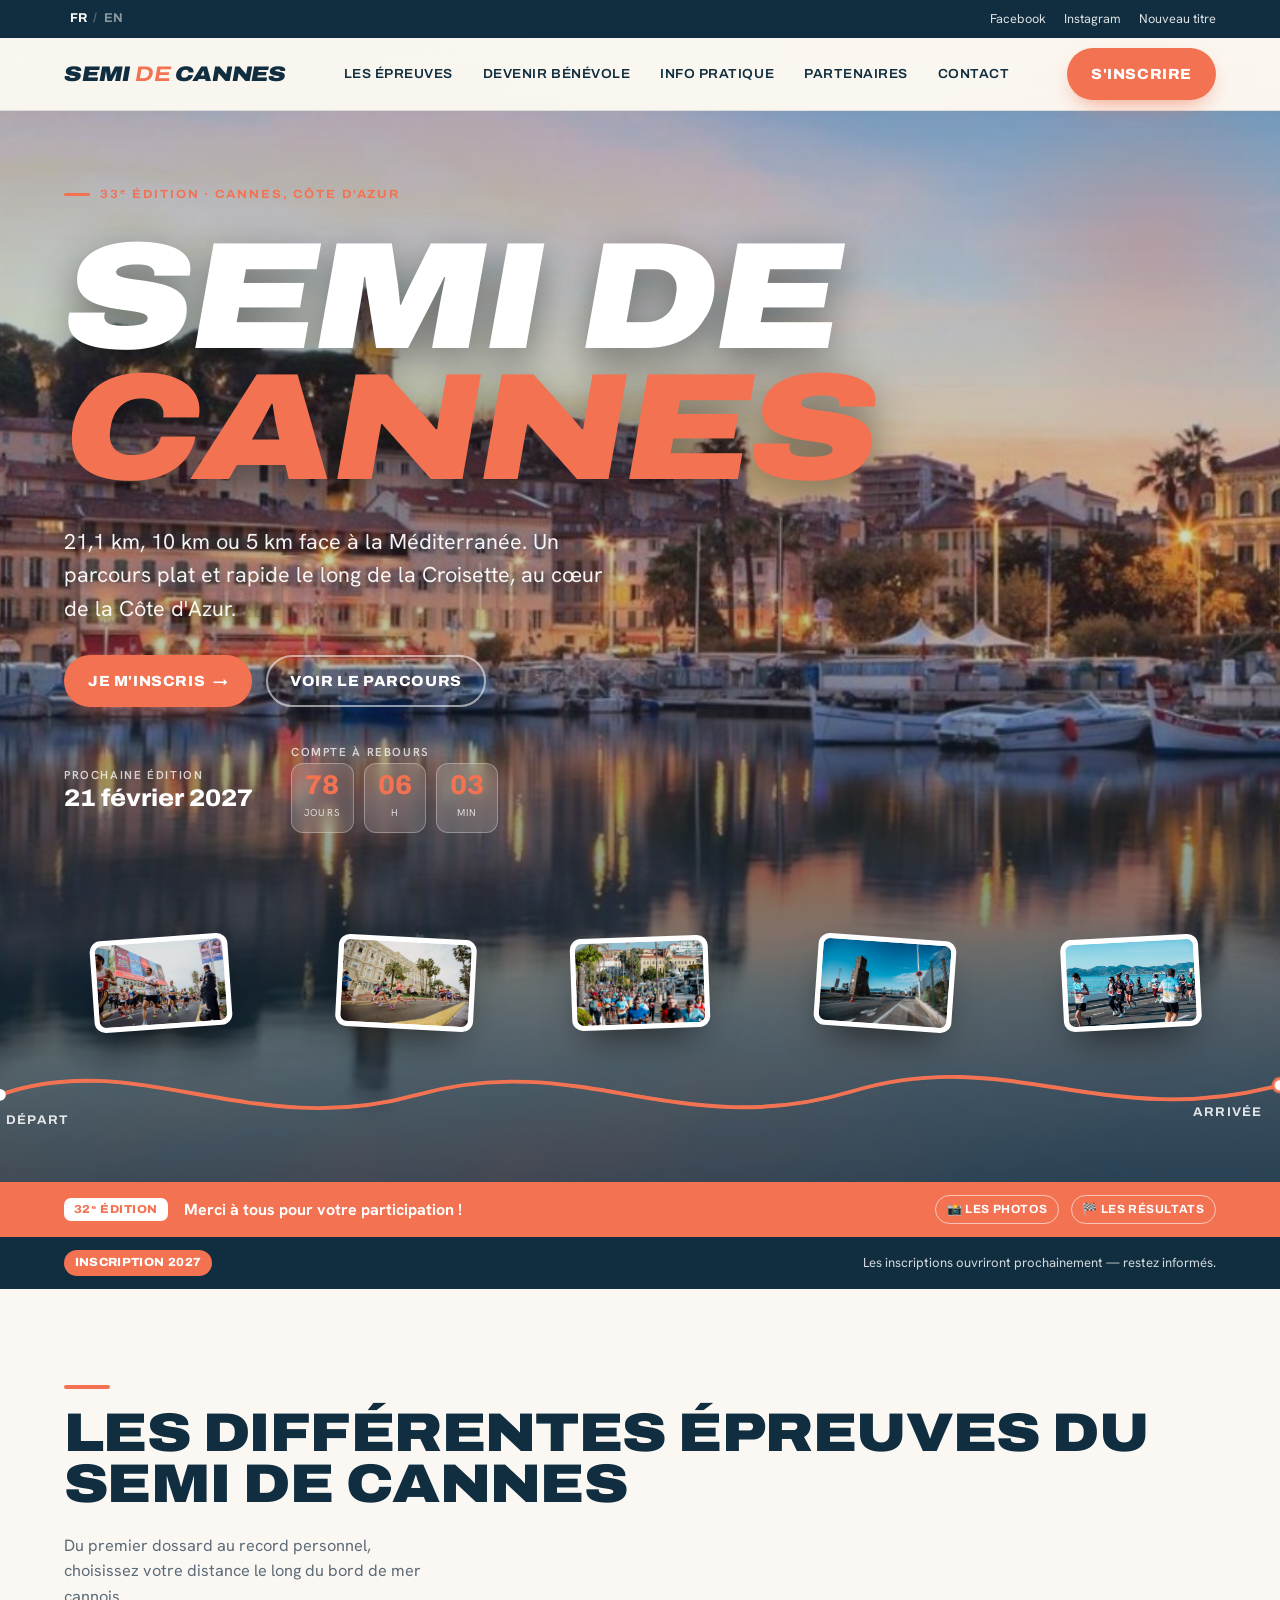
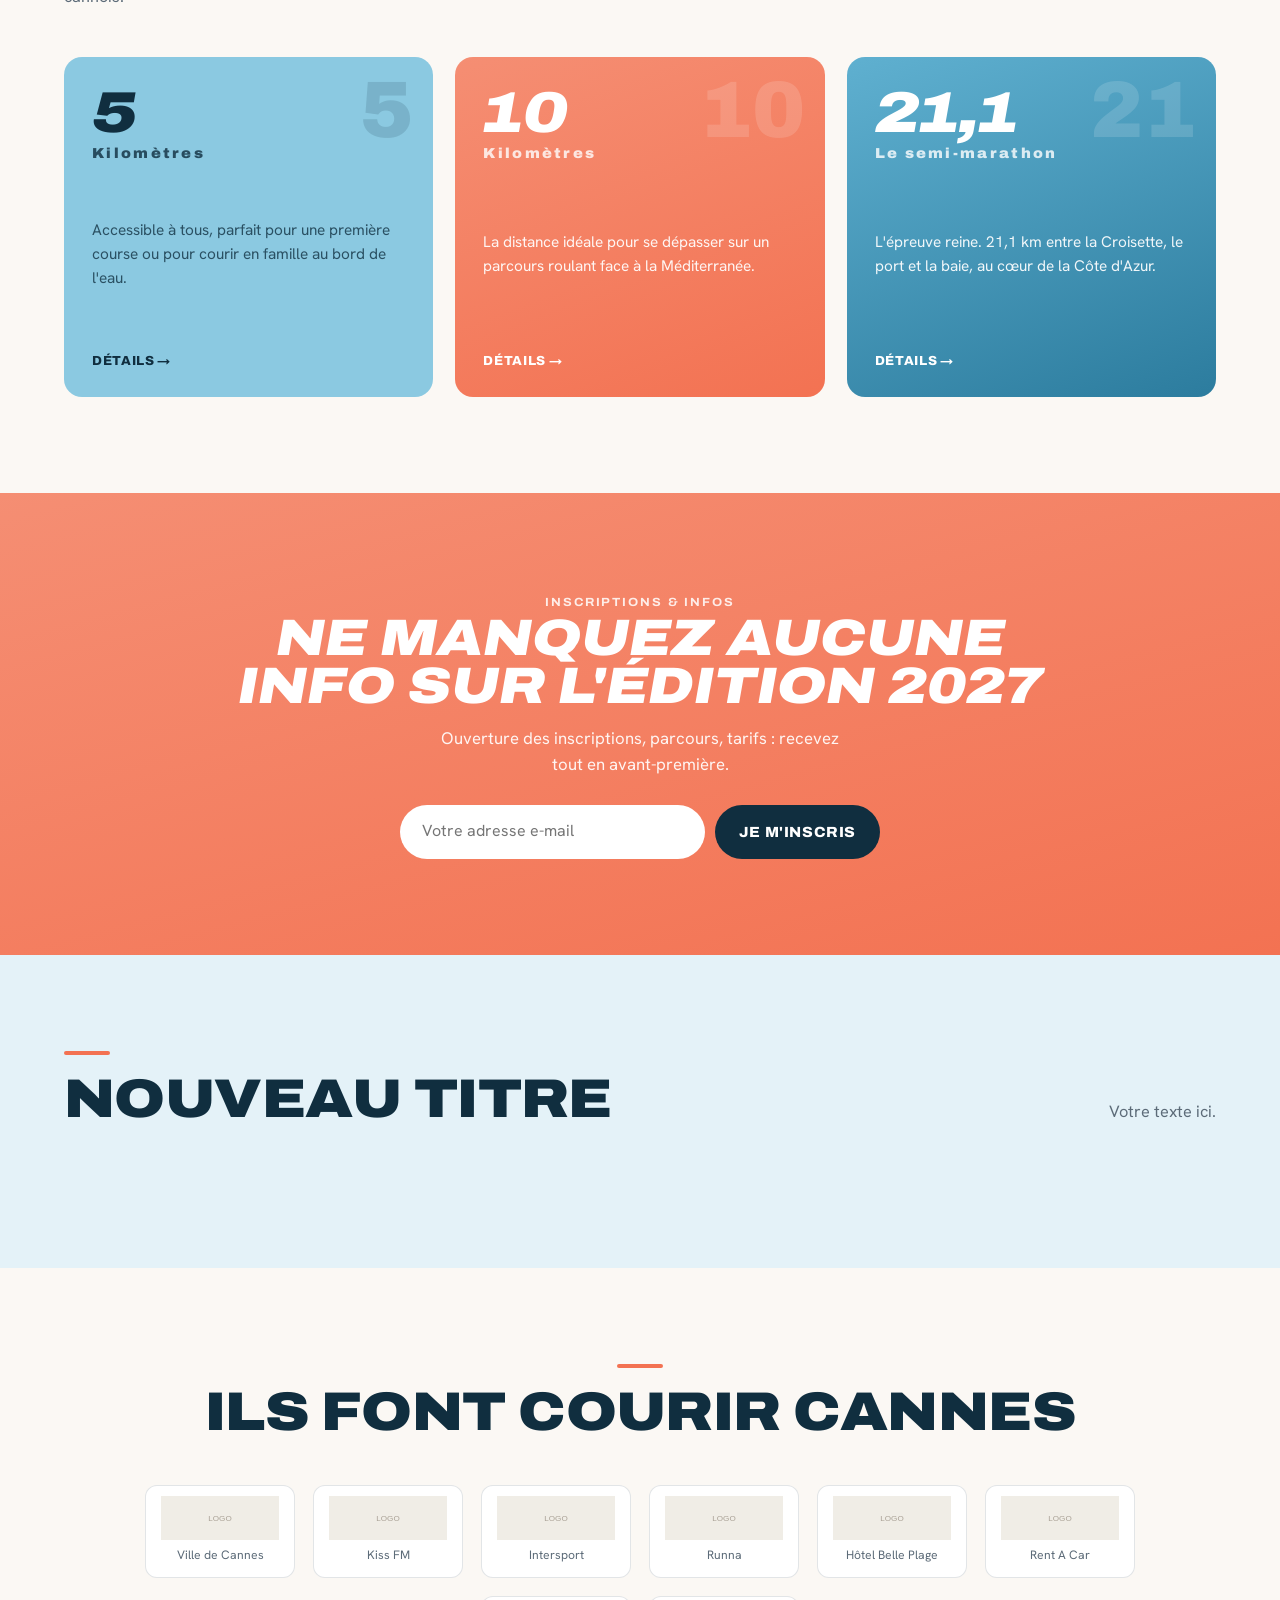
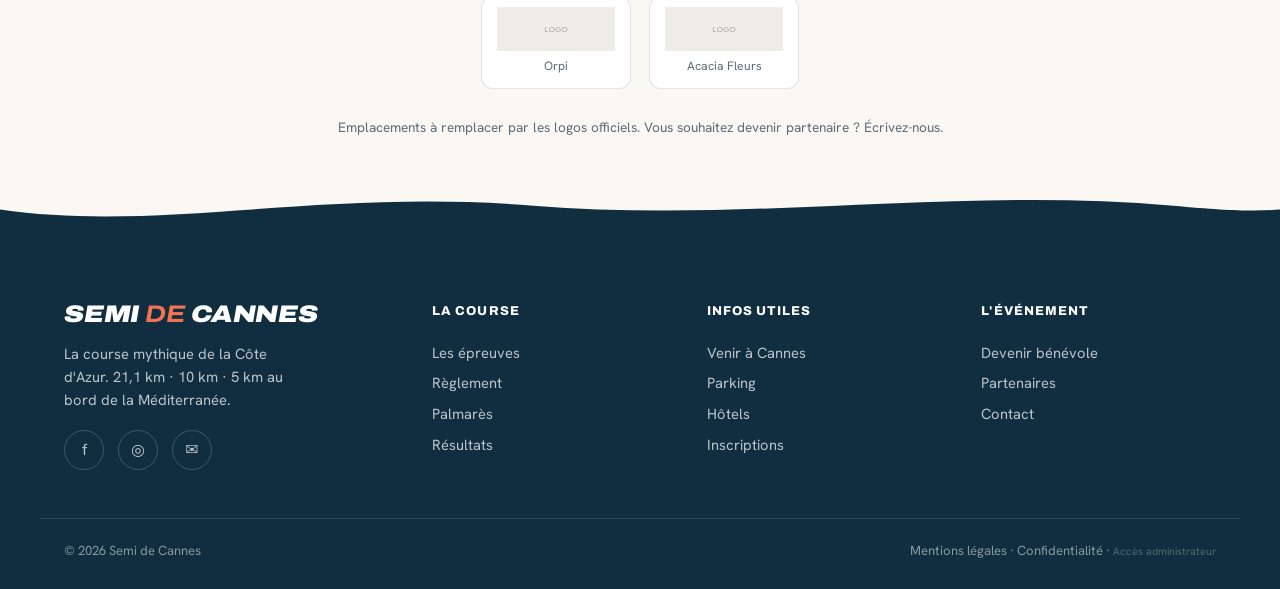
<file: index.html>
<!DOCTYPE html>
<html lang="fr"><head>
<meta charset="UTF-8">
<meta name="viewport" content="width=device-width, initial-scale=1">
<title>Semi de Cannes — 21,1 km · 10 km · 5 km sur la Côte d'Azur</title>
<meta name="description" content="Le Semi de Cannes : courez 21,1 km, 10 km ou 5 km le long de la Croisette et de la baie de Cannes. Inscriptions, parcours et infos pratiques.">

<link rel="preconnect" href="https://fonts.googleapis.com">
<link rel="preconnect" href="https://fonts.gstatic.com" crossorigin="">
<link href="https://fonts.googleapis.com/css2?family=Archivo:ital,wdth,wght@0,75..125,400..900;1,75..125,400..900&amp;family=Hanken+Grotesk:wght@300;400;500;600;700;800&amp;display=swap" rel="stylesheet">


<link rel="stylesheet" href="styles.css">
</head>
<body>

<!-- ===== TOP BAR ===== -->
<div class="topbar">
  <div class="wrap">
    <div class="lang-toggle" aria-label="Choix de la langue">
      <button data-lang="fr" class="active">FR</button><span>/</span><button data-lang="en">EN</button>
    </div>
    <div class="socials">
      <a href="https://www.facebook.com/SemiDeCannes/" target="_blank" rel="noopener">Facebook</a>
      <a href="https://www.instagram.com/semidecannes/" target="_blank" rel="noopener">Instagram</a>
      <a href="mailto:contact@semi-cannes.com" data-fr="Nouveau titre" data-en="Contact">Nouveau titre</a>
    </div>
  </div>
</div>

<!-- ===== HEADER ===== -->
<header class="header" id="header">
  <div class="wrap nav">
    <a href="#" class="brand">Semi <b>de</b> Cannes</a>
    <nav class="nav-links" id="navLinks">
      <a href="la-course.html" data-fr="Les épreuves" data-en="The races">Les épreuves</a>
      <a href="benevoles.html" data-fr="Devenir bénévole" data-en="Volunteer">Devenir bénévole</a>
      <a href="infos-pratiques.html" data-fr="Info pratique" data-en="Practical info">Info pratique</a>
      <a href="partenaires.html" data-fr="Partenaires" data-en="Sponsors">Partenaires</a>
      <a href="contact.html" data-fr="Contact" data-en="Contact">Contact</a>
    </nav>
    <div class="nav-cta">
      <a href="inscriptions.html" class="btn btn-primary" data-fr="S'inscrire" data-en="Register">S'inscrire</a>
      <button class="burger" id="burger" aria-label="Menu"><span></span><span></span><span></span></button>
    </div>
  </div>
</header>

<!-- ===== HERO ===== -->
<section class="hero">
  <div class="wrap hero-inner">
    <span class="eyebrow with-thread" data-fr="33ᵉ édition · Cannes, Côte d'Azur" data-en="33rd edition · Cannes, French Riviera">33ᵉ édition · Cannes, Côte d'Azur</span>
    <h1><span class="l1">Semi de</span><br><span class="l2">Cannes</span></h1>
    <p class="lede" data-fr="21,1 km, 10 km ou 5 km face à la Méditerranée. Un parcours plat et rapide le long de la Croisette, au cœur de la Côte d'Azur." data-en="21.1 km, 10 km or 5 km facing the Mediterranean. A flat, fast course along the Croisette, in the heart of the French Riviera.">
      21,1 km, 10 km ou 5 km face à la Méditerranée. Un parcours plat et rapide le long de la Croisette, au cœur de la Côte d'Azur.</p>

    <div class="hero-actions">
      <a href="inscriptions.html" class="btn btn-primary" data-fr="Je m'inscris" data-en="Register now">Je m'inscris <span class="arrow">→</span></a>
      <a href="#parcours" class="btn btn-ghost" data-fr="Voir le parcours" data-en="See the route">Voir le parcours</a>
    </div>

    <div class="meta-row">
      <div class="meta">
        <span class="k" data-fr="Prochaine édition" data-en="Next edition">Prochaine édition</span>
        <span class="v" id="dateLabel" data-fr="21 février 2027" data-en="February 21, 2027">21 février 2027</span>
      </div>
      <div class="meta">
        <span class="k" data-fr="Compte à rebours" data-en="Countdown">Compte à rebours</span>
        <div class="countdown" id="countdown">
          <div class="cd-cell"><b id="cdD">--</b><span data-fr="jours" data-en="days">jours</span></div>
          <div class="cd-cell"><b id="cdH">--</b><span>h</span></div>
          <div class="cd-cell"><b id="cdM">--</b><span>min</span></div>
        </div>
      </div>
    </div>
  </div>
  <!-- Trait animé + photos par-dessus la grande photo -->
  <div class="hero-trail">
    <div class="hero-shots">
      <figure class="ht-shot s1"><img src="assets/parcours/p1.jpg" alt="Le Palais"></figure>
      <figure class="ht-shot s2"><img src="assets/parcours/p2.jpg" alt="Le Carlton"></figure>
      <figure class="ht-shot s3"><img src="assets/parcours/p3.jpg" alt="Le port"></figure>
      <figure class="ht-shot s4"><img src="assets/parcours/p4.jpg" alt="Cap sur la mer"></figure>
      <figure class="ht-shot s5"><img src="assets/parcours/p5.jpg" alt="La baie"></figure>
    </div>
    <div class="route" aria-hidden="true">
      <svg viewBox="0 0 1320 150" preserveAspectRatio="none" role="img">
        <path class="path-bg" d="M0,70 C140,20 260,118 430,70 C600,22 700,120 880,66 C1040,18 1140,108 1320,60"></path>
        <path class="path-fg" d="M0,70 C140,20 260,118 430,70 C600,22 700,120 880,66 C1040,18 1140,108 1320,60"></path>
        <circle class="wp" cx="0" cy="70" r="6"></circle>
        <circle class="wp" cx="1320" cy="60" r="6"></circle>
        <text class="wp-label" x="6" y="100">Départ</text>
        <text class="wp-label" x="1230" y="92">Arrivée</text>
        <circle class="runner" r="7"></circle>
      </svg>
    </div>
  </div>
</section>

<!-- ===== BAND : édition passée ===== -->
<section class="band" id="edition-band">
  <div class="wrap">
    <div class="b-txt">
      <span class="pill" data-fr="32ᵉ édition" data-en="32nd edition">32ᵉ édition</span>
      <strong data-fr="Merci à tous pour votre participation !" data-en="Thank you all for taking part!">Merci à tous pour votre participation&nbsp;!</strong>
    </div>
    <div class="b-actions">
      <a class="linkbtn" href="https://www.wildnessvisual.com/blog/2026-11/le-semi-de-cannes-52" target="_blank" rel="noopener" data-fr="📸 Les photos" data-en="📸 Photos">📸 Les photos</a>
      <a class="linkbtn" href="https://www.athle.fr/bases/liste.aspx?frmbase=resultats&amp;frmmode=1&amp;frmespace=0&amp;frmcompetition=304174" target="_blank" rel="noopener" data-fr="🏁 Les résultats" data-en="🏁 Results">🏁 Les résultats</a>
    </div>
  </div>
</section>

<section class="band band-navy" id="inscription-band">
  <div class="wrap">
    <a href="inscriptions.html" class="band-btn" data-fr="Inscription 2027" data-en="Registration 2027">Inscription 2027</a>
    <p data-fr="Les inscriptions ouvriront prochainement — restez informés." data-en="Registration opens soon — stay tuned.">Les inscriptions ouvriront prochainement — restez informés.</p>
  </div>
</section>

<!-- ===== LA COURSE ===== -->
<section class="races" id="course">
  <div class="wrap">
    <div class="sec-head reveal">
      <h2 data-fr="Les différentes épreuves du semi de cannes" data-en="The Semi de Cannes races">Les différentes épreuves du semi de cannes</h2>
      <p data-fr="Du premier dossard au record personnel, choisissez votre distance le long du bord de mer cannois." data-en="From your first bib to a personal best, pick your distance along the Cannes seafront.">Du premier dossard au record personnel, choisissez votre distance le long du bord de mer cannois.</p>
    </div>
    <div class="race-grid">
      <a href="inscriptions.html" class="race-card c1 reveal">
        <span class="num">5</span>
        <span class="dist">5<small>Kilomètres</small></span>
        <p data-fr="Accessible à tous, parfait pour une première course ou pour courir en famille au bord de l'eau." data-en="Open to everyone — ideal for a first race or running with family by the sea.">Accessible à tous, parfait pour une première course ou pour courir en famille au bord de l'eau.</p>
        <span class="more" data-fr="Détails →" data-en="Details →">Détails →</span>
      </a>
      <a href="inscriptions.html" class="race-card c2 reveal">
        <span class="num">10</span>
        <span class="dist">10<small>Kilomètres</small></span>
        <p data-fr="La distance idéale pour se dépasser sur un parcours roulant face à la Méditerranée." data-en="The perfect distance to push yourself on a fast course facing the Mediterranean.">La distance idéale pour se dépasser sur un parcours roulant face à la Méditerranée.</p>
        <span class="more" data-fr="Détails →" data-en="Details →">Détails →</span>
      </a>
      <a href="inscriptions.html" class="race-card c3 reveal">
        <span class="num">21</span>
        <span class="dist">21,1<small>Le semi-marathon</small></span>
        <p data-fr="L'épreuve reine. 21,1 km entre la Croisette, le port et la baie, au cœur de la Côte d'Azur." data-en="The flagship race. 21.1 km between the Croisette, the harbour and the bay, in the heart of the Riviera.">L'épreuve reine. 21,1 km entre la Croisette, le port et la baie, au cœur de la Côte d'Azur.</p>
        <span class="more" data-fr="Détails →" data-en="Details →">Détails →</span>
      </a>
    </div>
  </div>
</section>

<section class="news" id="inscription">
  <div class="wrap">
    <div class="reveal">
      <span class="eyebrow" style="color:rgba(255,255,255,.85)" data-fr="Inscriptions &amp; infos" data-en="Registration &amp; news">Inscriptions &amp; infos</span>
      <h2 data-fr="Ne manquez aucune&lt;br&gt;info sur l'édition 2027" data-en="Don't miss a thing&lt;br&gt;about the 2027 edition">Ne manquez aucune<br>info sur l'édition 2027</h2>
      <p data-fr="Ouverture des inscriptions, parcours, tarifs : recevez tout en avant-première." data-en="Registration opening, route, prices: get it all first.">Ouverture des inscriptions, parcours, tarifs : recevez tout en avant-première.</p>
      <form id="newsForm">
        <input type="email" required="" placeholder="Votre adresse e-mail" aria-label="E-mail" id="newsEmail">
        <button type="submit" class="btn btn-dark" data-fr="Je m'inscris" data-en="Sign up">Je m'inscris</button>
      </form>
    </div>
  </div>
</section>

<section class="infos"><div class="wrap"><div class="sec-head reveal"><h2 data-fr="Nouveau titre" data-en="New title">Nouveau titre</h2><p data-fr="Votre texte ici." data-en="Your text here.">Votre texte ici.</p></div></div></section><section class="partners" id="partenaires">
  <div class="wrap">
    <div class="sec-head reveal">
      <h2 data-fr="Ils font courir Cannes" data-en="They make Cannes run">Ils font courir Cannes</h2>
    </div>
    <div class="logo-row reveal">
      <figure class="logo-chip">
        <img src="data:image/svg+xml,%3Csvg xmlns='http://www.w3.org/2000/svg' width='160' height='60'%3E%3Crect width='160' height='60' fill='%23F0EDE6'/%3E%3Ctext x='80' y='34' font-family='Arial' font-size='11' fill='%23A9A196' text-anchor='middle'%3ELOGO%3C/text%3E%3C/svg%3E" alt="Ville de Cannes">
        <figcaption data-fr="Ville de Cannes" data-en="Ville de Cannes">Ville de Cannes</figcaption>
      </figure>
      <figure class="logo-chip">
        <img src="data:image/svg+xml,%3Csvg xmlns='http://www.w3.org/2000/svg' width='160' height='60'%3E%3Crect width='160' height='60' fill='%23F0EDE6'/%3E%3Ctext x='80' y='34' font-family='Arial' font-size='11' fill='%23A9A196' text-anchor='middle'%3ELOGO%3C/text%3E%3C/svg%3E" alt="Kiss FM">
        <figcaption data-fr="Kiss FM" data-en="Kiss FM">Kiss FM</figcaption>
      </figure>
      <figure class="logo-chip">
        <img src="data:image/svg+xml,%3Csvg xmlns='http://www.w3.org/2000/svg' width='160' height='60'%3E%3Crect width='160' height='60' fill='%23F0EDE6'/%3E%3Ctext x='80' y='34' font-family='Arial' font-size='11' fill='%23A9A196' text-anchor='middle'%3ELOGO%3C/text%3E%3C/svg%3E" alt="Intersport">
        <figcaption data-fr="Intersport" data-en="Intersport">Intersport</figcaption>
      </figure>
      <figure class="logo-chip">
        <img src="data:image/svg+xml,%3Csvg xmlns='http://www.w3.org/2000/svg' width='160' height='60'%3E%3Crect width='160' height='60' fill='%23F0EDE6'/%3E%3Ctext x='80' y='34' font-family='Arial' font-size='11' fill='%23A9A196' text-anchor='middle'%3ELOGO%3C/text%3E%3C/svg%3E" alt="Runna">
        <figcaption data-fr="Runna" data-en="Runna">Runna</figcaption>
      </figure>
      <figure class="logo-chip">
        <img src="data:image/svg+xml,%3Csvg xmlns='http://www.w3.org/2000/svg' width='160' height='60'%3E%3Crect width='160' height='60' fill='%23F0EDE6'/%3E%3Ctext x='80' y='34' font-family='Arial' font-size='11' fill='%23A9A196' text-anchor='middle'%3ELOGO%3C/text%3E%3C/svg%3E" alt="Hôtel Belle Plage">
        <figcaption data-fr="Hôtel Belle Plage" data-en="Hôtel Belle Plage">Hôtel Belle Plage</figcaption>
      </figure>
      <figure class="logo-chip">
        <img src="data:image/svg+xml,%3Csvg xmlns='http://www.w3.org/2000/svg' width='160' height='60'%3E%3Crect width='160' height='60' fill='%23F0EDE6'/%3E%3Ctext x='80' y='34' font-family='Arial' font-size='11' fill='%23A9A196' text-anchor='middle'%3ELOGO%3C/text%3E%3C/svg%3E" alt="Rent A Car">
        <figcaption data-fr="Rent A Car" data-en="Rent A Car">Rent A Car</figcaption>
      </figure>
      <figure class="logo-chip">
        <img src="data:image/svg+xml,%3Csvg xmlns='http://www.w3.org/2000/svg' width='160' height='60'%3E%3Crect width='160' height='60' fill='%23F0EDE6'/%3E%3Ctext x='80' y='34' font-family='Arial' font-size='11' fill='%23A9A196' text-anchor='middle'%3ELOGO%3C/text%3E%3C/svg%3E" alt="Orpi">
        <figcaption data-fr="Orpi" data-en="Orpi">Orpi</figcaption>
      </figure>
      <figure class="logo-chip">
        <img src="data:image/svg+xml,%3Csvg xmlns='http://www.w3.org/2000/svg' width='160' height='60'%3E%3Crect width='160' height='60' fill='%23F0EDE6'/%3E%3Ctext x='80' y='34' font-family='Arial' font-size='11' fill='%23A9A196' text-anchor='middle'%3ELOGO%3C/text%3E%3C/svg%3E" alt="Acacia Fleurs">
        <figcaption data-fr="Acacia Fleurs" data-en="Acacia Fleurs">Acacia Fleurs</figcaption>
      </figure>
    </div>
    <p class="note" data-fr="Emplacements à remplacer par les logos officiels. Vous souhaitez devenir partenaire ? Écrivez-nous." data-en="Placeholders to replace with official logos. Want to become a sponsor? Get in touch.">Emplacements à remplacer par les logos officiels. Vous souhaitez devenir partenaire ? Écrivez-nous.</p>
  </div>
</section>

<!-- ===== EN CHIFFRES ===== -->

<!-- ===== PARCOURS ===== -->

<!-- ===== INFOS UTILES ===== -->

<!-- ===== PARTENAIRES ===== -->

<!-- ===== NEWSLETTER ===== -->

<!-- ===== FOOTER ===== -->
<footer class="footer" id="contact">
  <div class="wave wave-top fill-navy" aria-hidden="true"><svg viewBox="0 0 1440 60" preserveAspectRatio="none"><path fill="currentColor" d="M0,60 L0,30 C180,54 360,8 600,26 C840,44 1080,6 1320,26 C1380,31 1410,32 1440,30 L1440,60 Z"></path></svg></div>
  <div class="wrap foot-grid">
    <div class="foot-brand">
      <span class="brand">Semi <b style="color:var(--coral)">de</b> Cannes</span>
      <p data-fr="La course mythique de la Côte d'Azur. 21,1 km · 10 km · 5 km au bord de la Méditerranée." data-en="The Riviera's iconic race. 21.1 km · 10 km · 5 km by the Mediterranean.">La course mythique de la Côte d'Azur. 21,1 km · 10 km · 5 km au bord de la Méditerranée.</p>
      <div class="foot-socials">
        <a href="https://www.facebook.com/SemiDeCannes/" target="_blank" rel="noopener" aria-label="Facebook">f</a>
        <a href="https://www.instagram.com/semidecannes/" target="_blank" rel="noopener" aria-label="Instagram">◎</a>
        <a href="mailto:contact@semi-cannes.com" aria-label="Email">✉</a>
      </div>
    </div>
    <div class="foot-col">
      <h5 data-fr="La course" data-en="The race">La course</h5>
      <a href="la-course.html#epreuves" data-fr="Les épreuves" data-en="The races">Les épreuves</a>
      <a href="la-course.html#reglement" data-fr="Règlement" data-en="Rules">Règlement</a>
      <a href="la-course.html#palmares" data-fr="Palmarès" data-en="Hall of fame">Palmarès</a>
      <a href="la-course.html#resultats" data-fr="Résultats" data-en="Results">Résultats</a>
    </div>
    <div class="foot-col">
      <h5 data-fr="Infos utiles" data-en="Practical info">Infos utiles</h5>
      <a href="infos-pratiques.html#acces" data-fr="Venir à Cannes" data-en="Getting here">Venir à Cannes</a>
      <a href="infos-pratiques.html#parking" data-fr="Parking" data-en="Parking">Parking</a>
      <a href="infos-pratiques.html#hotels" data-fr="Hôtels" data-en="Hotels">Hôtels</a>
      <a href="inscriptions.html" data-fr="Inscriptions" data-en="Registration">Inscriptions</a>
    </div>
    <div class="foot-col">
      <h5 data-fr="L'événement" data-en="The event">L'événement</h5>
      <a href="benevoles.html" data-fr="Devenir bénévole" data-en="Volunteer">Devenir bénévole</a>
      <a href="partenaires.html" data-fr="Partenaires" data-en="Sponsors">Partenaires</a>
      <a href="contact.html" data-fr="Contact" data-en="Contact">Contact</a>
    </div>
  </div>
  <div class="wrap foot-bottom">
    <span>© <span id="year"></span> Semi de Cannes</span>
    <span>
      <a href="#" data-fr="Mentions légales" data-en="Legal">Mentions légales</a> ·
      <a href="#" data-fr="Confidentialité" data-en="Privacy">Confidentialité</a> ·
      <a href="editeur.html" class="admin-link" data-fr="Accès administrateur" data-en="Admin access">Accès administrateur</a>
    </span>
  </div>
</footer>

<script>
/* ---- Date de la prochaine édition (À MODIFIER ici) ---- */
const EDITION_DATE = new Date("2027-02-21T09:00:00+01:00");

/* ---- Année footer ---- */
document.getElementById('year').textContent = new Date().getFullYear();

/* ---- Compte à rebours ---- */
function tick(){
  const now = new Date();
  let diff = Math.max(0, EDITION_DATE - now);
  const d = Math.floor(diff/86400000);
  const h = Math.floor(diff%86400000/3600000);
  const m = Math.floor(diff%3600000/60000);
  document.getElementById('cdD').textContent = d;
  document.getElementById('cdH').textContent = String(h).padStart(2,'0');
  document.getElementById('cdM').textContent = String(m).padStart(2,'0');
}
tick(); setInterval(tick, 30000);

/* ---- Menu mobile ---- */
const burger = document.getElementById('burger');
const navLinks = document.getElementById('navLinks');
burger.addEventListener('click', ()=> navLinks.classList.toggle('open'));
navLinks.querySelectorAll('a').forEach(a=> a.addEventListener('click', ()=> navLinks.classList.remove('open')));

/* ---- Header au scroll ---- */
const header = document.getElementById('header');
addEventListener('scroll', ()=> header.classList.toggle('scrolled', scrollY > 10));

/* ---- Toggle langue FR/EN ---- */
const langBtns = document.querySelectorAll('.lang-toggle button');
function setLang(lang){
  document.documentElement.lang = lang;
  document.querySelectorAll('[data-fr]').forEach(el=>{
    const t = el.getAttribute('data-'+lang);
    if(t!=null) el.innerHTML = t;
  });
  langBtns.forEach(b=> b.classList.toggle('active', b.dataset.lang===lang));
}
langBtns.forEach(b=> b.addEventListener('click', ()=> setLang(b.dataset.lang)));

/* ---- Reveal au scroll ---- */
const io = new IntersectionObserver(entries=>{
  entries.forEach(e=>{ if(e.isIntersecting){ e.target.classList.add('in'); io.unobserve(e.target);} });
},{threshold:.12});
document.querySelectorAll('.reveal').forEach(el=> io.observe(el));

/* ---- Parcours en images : déclenche l'animation du point + photos ---- */

/* ---- Compteurs animés (bande chiffres) ---- */
(function(){
  function fmt(v,dec){return dec? v.toFixed(1).replace('.',',') : Math.round(v).toLocaleString('fr-FR');}
  function run(el){var tgt=parseFloat(el.dataset.target),dec=el.dataset.dec==='1',t0=performance.now(),dur=1500;
    function step(t){var p=Math.min(1,(t-t0)/dur),e=1-Math.pow(1-p,3);el.textContent=fmt(tgt*e,dec);if(p<1)requestAnimationFrame(step);}
    requestAnimationFrame(step);}
  var s=document.querySelector('.stats');
  if(s){var io=new IntersectionObserver(function(es){es.forEach(function(e){if(e.isIntersecting){s.querySelectorAll('.cnt[data-target]').forEach(run);io.unobserve(e.target);}});},{threshold:.35});io.observe(s);}
})();

/* ---- Newsletter (placeholder) ---- */
document.getElementById('newsForm').addEventListener('submit', e=>{
  e.preventDefault();
  const email = document.getElementById('newsEmail').value;
  alert("Merci ! Inscription à brancher sur votre outil d'emailing (ex. Brevo).\n\n" + email);
});

</script>
<script>
/* Mémorise la langue choisie et la réapplique sur chaque page */
(function(){
  function apply(lang){
    document.documentElement.lang=lang;
    document.querySelectorAll('[data-fr]').forEach(function(el){var t=el.getAttribute('data-'+lang); if(t!=null) el.innerHTML=t;});
    document.querySelectorAll('.lang-toggle button').forEach(function(b){b.classList.toggle('active',b.dataset.lang===lang);});
  }
  document.querySelectorAll('.lang-toggle button').forEach(function(b){
    b.addEventListener('click',function(){try{localStorage.setItem('sdc_lang',b.dataset.lang);}catch(e){}});
  });
  try{var l=localStorage.getItem('sdc_lang'); if(l&&l!=='fr') apply(l);}catch(e){}
})();
</script>


</body></html>
</file>
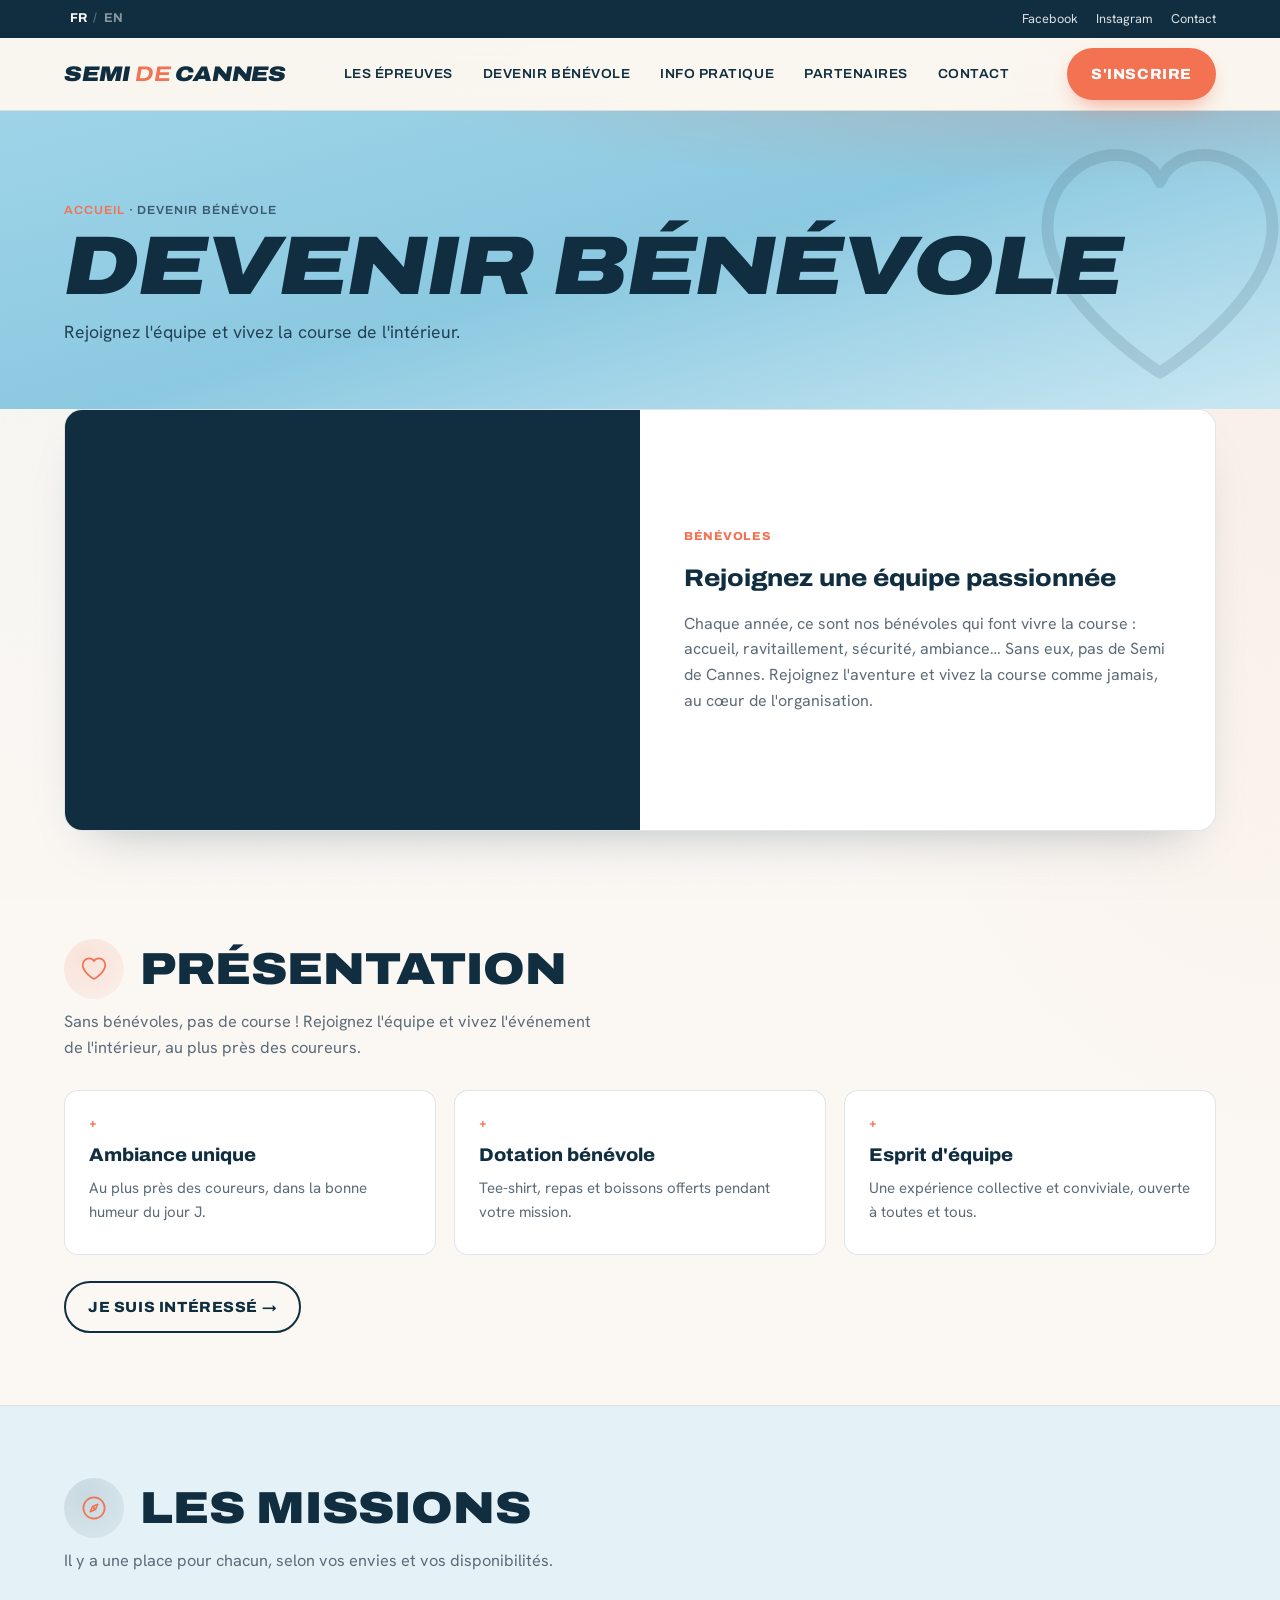
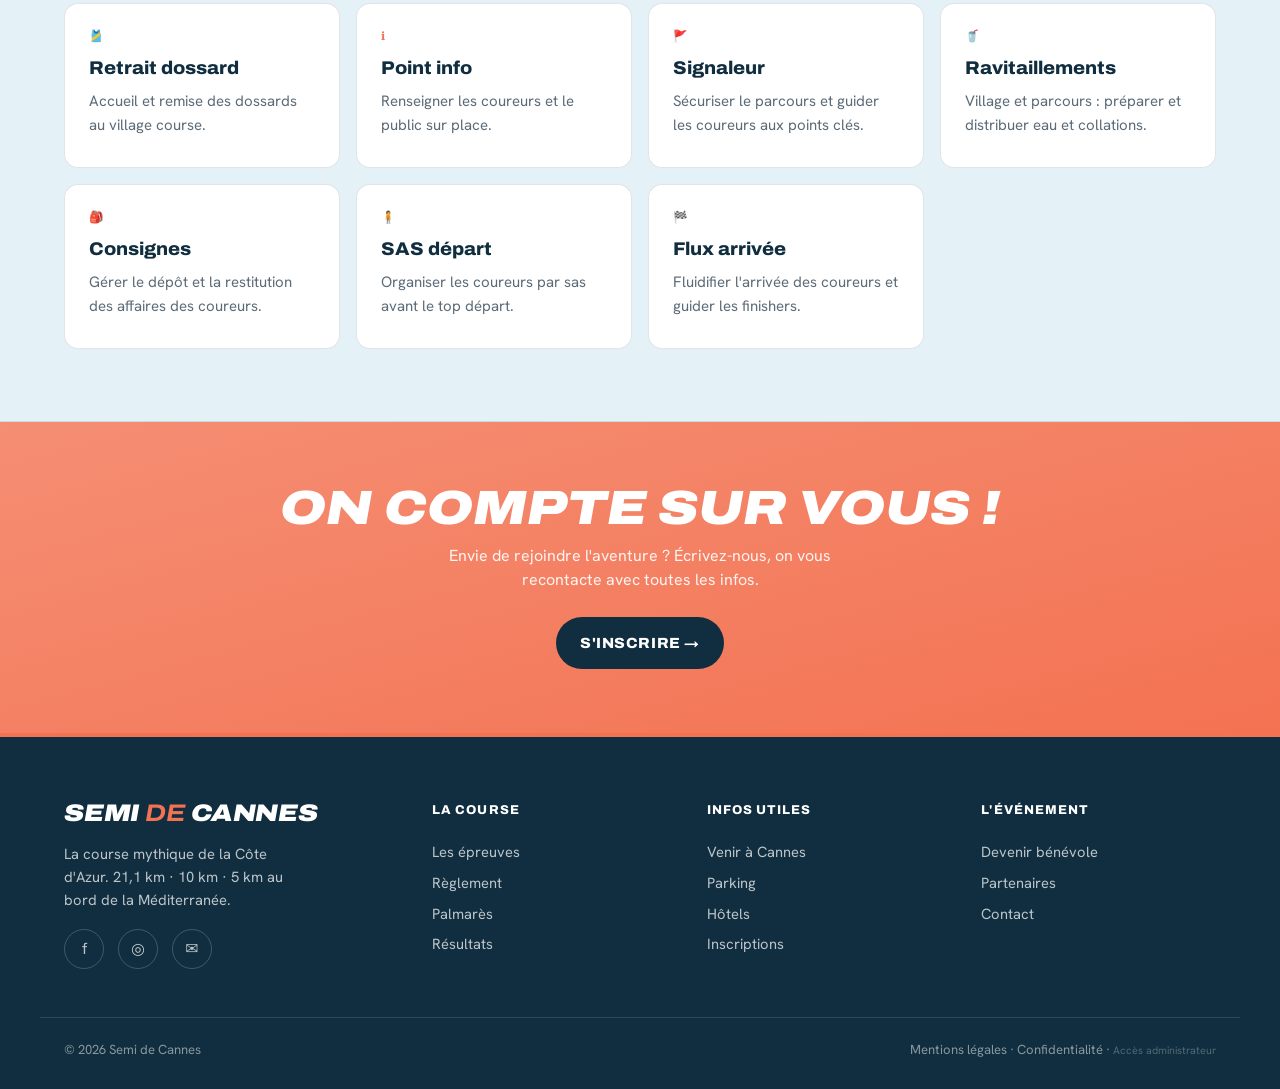
<file: benevoles.html>
<!DOCTYPE html>
<html lang="fr">
<head>
<meta charset="UTF-8">
<meta name="viewport" content="width=device-width, initial-scale=1">
<title>Devenir bénévole — Semi de Cannes</title>
<meta name="description" content="Rejoignez l'équipe de bénévoles du Semi de Cannes : missions, avantages et inscription.">
<link rel="preconnect" href="https://fonts.googleapis.com">
<link rel="preconnect" href="https://fonts.gstatic.com" crossorigin>
<link href="https://fonts.googleapis.com/css2?family=Archivo:ital,wdth,wght@0,75..125,400..900;1,75..125,400..900&family=Hanken+Grotesk:wght@300;400;500;600;700;800&display=swap" rel="stylesheet">
<link rel="stylesheet" href="styles.css">
<style>
  /* ===== TEST : icônes sur mesure (propre à cette page, à valider) ===== */
  .test-personality .info-block .head .ic{
    width:60px;height:60px;flex-shrink:0;border-radius:50%;
    background:radial-gradient(circle at 35% 30%, rgba(243,114,82,.16), rgba(243,114,82,.06));
    display:flex;align-items:center;justify-content:center;
  }
  .test-personality .info-block:nth-child(even) .head .ic{
    background:radial-gradient(circle at 35% 30%, rgba(16,46,63,.13), rgba(16,46,63,.05));
  }
  .test-personality .info-block .head .ic svg{width:30px;height:30px;display:block}
</style>
</head>
<body class="test-personality">
<div class="topbar">
  <div class="wrap">
    <div class="lang-toggle" aria-label="Choix de la langue">
      <button data-lang="fr" class="active">FR</button><span>/</span><button data-lang="en">EN</button>
    </div>
    <div class="socials">
      <a href="https://www.facebook.com/SemiDeCannes/" target="_blank" rel="noopener">Facebook</a>
      <a href="https://www.instagram.com/semidecannes/" target="_blank" rel="noopener">Instagram</a>
      <a href="mailto:contact@semi-cannes.com">Contact</a>
    </div>
  </div>
</div>
<header class="header" id="header">
  <div class="wrap nav">
    <a href="index.html" class="brand">Semi <b>de</b> Cannes</a>
    <nav class="nav-links" id="navLinks">
      <a href="la-course.html" data-fr="Les épreuves" data-en="The races">Les épreuves</a>
      <a href="benevoles.html" data-fr="Devenir bénévole" data-en="Volunteer">Devenir bénévole</a>
      <a href="infos-pratiques.html" data-fr="Info pratique" data-en="Practical info">Info pratique</a>
      <a href="partenaires.html" data-fr="Partenaires" data-en="Sponsors">Partenaires</a>
      <a href="contact.html" data-fr="Contact" data-en="Contact">Contact</a>
    </nav>
    <div class="nav-cta">
      <a href="inscriptions.html" class="btn btn-primary" data-fr="S'inscrire" data-en="Register">S'inscrire</a>
      <button class="burger" id="burger" aria-label="Menu"><span></span><span></span><span></span></button>
    </div>
  </div>
</header>
<section class="page-hero">
  <svg class="hero-motif" viewBox="0 0 200 200" fill="none" aria-hidden="true">
    <path d="M100 175C100 175 25 128 25 78C25 51 46 30 71 30C84 30 96 37 100 48C104 37 116 30 129 30C154 30 175 51 175 78C175 128 100 175 100 175Z" stroke="currentColor" stroke-width="8" stroke-linejoin="round"/>
  </svg>
  <div class="wrap">
    <div class="crumbs"><a href="index.html" data-fr="Accueil" data-en="Home">Accueil</a> · <span data-fr="Devenir bénévole" data-en="Volunteer">Devenir bénévole</span></div>
    <h1 data-fr="Devenir bénévole" data-en="Volunteer">Devenir bénévole</h1>
    <p data-fr="Rejoignez l'équipe et vivez la course de l'intérieur." data-en="Join the team and live the race from the inside.">Rejoignez l'équipe et vivez la course de l'intérieur.</p>
  </div>
</section>

<section class="bvideo-wrap">
  <div class="bvideo-block">
    <div class="bvideo-media">
      <video src="assets/parcours/benevoles-video.mp4" autoplay muted loop playsinline></video>
    </div>
    <div class="bvideo-text">
      <span class="tag">Bénévoles</span>
      <h3 data-fr="Rejoignez une équipe passionnée" data-en="Join a passionate team">Rejoignez une équipe passionnée</h3>
      <p data-fr="Chaque année, ce sont nos bénévoles qui font vivre la course : accueil, ravitaillement, sécurité, ambiance… Sans eux, pas de Semi de Cannes. Rejoignez l'aventure et vivez la course comme jamais, au cœur de l'organisation." data-en="Every year, our volunteers bring the race to life: welcome, aid stations, safety, atmosphere… Without them, no Semi de Cannes. Join the adventure and experience the race like never before, at the heart of the organisation.">Chaque année, ce sont nos bénévoles qui font vivre la course : accueil, ravitaillement, sécurité, ambiance… Sans eux, pas de Semi de Cannes. Rejoignez l'aventure et vivez la course comme jamais, au cœur de l'organisation.</p>
    </div>
  </div>
</section>

<section class="info-block" id="pourquoi">
  <div class="wrap">
    <div class="head"><span class="ic"><svg viewBox="0 0 48 48" fill="none" xmlns="http://www.w3.org/2000/svg"><path d="M24 40C24 40 6 29.5 6 17.5C6 11.7 10.5 7 16 7C19.5 7 22.5 8.8 24 11.5C25.5 8.8 28.5 7 32 7C37.5 7 42 11.7 42 17.5C42 29.5 24 40 24 40Z" stroke="#F37252" stroke-width="2.75" stroke-linecap="round" stroke-linejoin="round"/></svg></span><h2 data-fr="Présentation" data-en="Presentation">Présentation</h2></div>
    <p class="intro" data-fr="Sans bénévoles, pas de course ! Rejoignez l'équipe et vivez l'événement de l'intérieur, au plus près des coureurs." data-en="No volunteers, no race! Join the team and live the event from the inside, close to the runners.">Sans bénévoles, pas de course ! Rejoignez l'équipe et vivez l'événement de l'intérieur, au plus près des coureurs.</p>
    <div class="cards">
      <div class="card"><span class="tag">+</span><h3 data-fr="Ambiance unique" data-en="Unique atmosphere">Ambiance unique</h3><p data-fr="Au plus près des coureurs, dans la bonne humeur du jour J." data-en="Close to the runners, in the race-day buzz.">Au plus près des coureurs, dans la bonne humeur du jour J.</p></div>
      <div class="card"><span class="tag">+</span><h3 data-fr="Dotation bénévole" data-en="Volunteer kit">Dotation bénévole</h3><p data-fr="Tee-shirt, repas et boissons offerts pendant votre mission." data-en="T-shirt, meal and drinks provided during your mission.">Tee-shirt, repas et boissons offerts pendant votre mission.</p></div>
      <div class="card"><span class="tag">+</span><h3 data-fr="Esprit d'équipe" data-en="Team spirit">Esprit d'équipe</h3><p data-fr="Une expérience collective et conviviale, ouverte à toutes et tous." data-en="A friendly, collective experience open to everyone.">Une expérience collective et conviviale, ouverte à toutes et tous.</p></div>
    </div>
    <a class="btn btn-outline" href="#participer" style="margin-top:26px" data-fr="Je suis intéressé →" data-en="I'm interested →">Je suis intéressé →</a>
  </div>
</section>

<section class="info-block" id="missions">
  <div class="wrap">
    <div class="head"><span class="ic"><svg viewBox="0 0 48 48" fill="none" xmlns="http://www.w3.org/2000/svg"><circle cx="24" cy="24" r="17" stroke="#F37252" stroke-width="2.75"/><path d="M30 18L21.5 21.5L18 30L26.5 26.5L30 18Z" stroke="#F37252" stroke-width="2.4" stroke-linecap="round" stroke-linejoin="round"/><circle cx="24" cy="24" r="2" fill="#F37252"/></svg></span><h2 data-fr="Les missions" data-en="The missions">Les missions</h2></div>
    <p class="intro" data-fr="Il y a une place pour chacun, selon vos envies et vos disponibilités." data-en="There's a spot for everyone, depending on your wishes and availability.">Il y a une place pour chacun, selon vos envies et vos disponibilités.</p>
    <div class="cards cards-4">
      <div class="card"><span class="tag">🎽</span><h3 data-fr="Retrait dossard" data-en="Bib pick-up">Retrait dossard</h3><p data-fr="Accueil et remise des dossards au village course." data-en="Welcome runners and hand out bibs at the village.">Accueil et remise des dossards au village course.</p></div>
      <div class="card"><span class="tag">ℹ️</span><h3 data-fr="Point info" data-en="Info point">Point info</h3><p data-fr="Renseigner les coureurs et le public sur place." data-en="Answer runners' and visitors' questions on site.">Renseigner les coureurs et le public sur place.</p></div>
      <div class="card"><span class="tag">🚩</span><h3 data-fr="Signaleur" data-en="Marshal">Signaleur</h3><p data-fr="Sécuriser le parcours et guider les coureurs aux points clés." data-en="Secure the course and guide runners at key points.">Sécuriser le parcours et guider les coureurs aux points clés.</p></div>
      <div class="card"><span class="tag">🥤</span><h3 data-fr="Ravitaillements" data-en="Aid stations">Ravitaillements</h3><p data-fr="Village et parcours : préparer et distribuer eau et collations." data-en="Village and course: prepare and hand out water and snacks.">Village et parcours : préparer et distribuer eau et collations.</p></div>
      <div class="card"><span class="tag">🎒</span><h3 data-fr="Consignes" data-en="Bag drop">Consignes</h3><p data-fr="Gérer le dépôt et la restitution des affaires des coureurs." data-en="Manage runners' bag drop-off and pick-up.">Gérer le dépôt et la restitution des affaires des coureurs.</p></div>
      <div class="card"><span class="tag">🧍</span><h3 data-fr="SAS départ" data-en="Start pen">SAS départ</h3><p data-fr="Organiser les coureurs par sas avant le top départ." data-en="Organise runners into pens before the start.">Organiser les coureurs par sas avant le top départ.</p></div>
      <div class="card"><span class="tag">🏁</span><h3 data-fr="Flux arrivée" data-en="Finish flow">Flux arrivée</h3><p data-fr="Fluidifier l'arrivée des coureurs et guider les finishers." data-en="Manage runner flow at the finish and guide finishers.">Fluidifier l'arrivée des coureurs et guider les finishers.</p></div>
    </div>
  </div>
</section>

<section class="cta-band" id="participer">
  <div class="wrap">
    <h2 data-fr="On compte sur vous !" data-en="We're counting on you!">On compte sur vous !</h2>
    <p data-fr="Envie de rejoindre l'aventure ? Écrivez-nous, on vous recontacte avec toutes les infos." data-en="Want to join the adventure? Write to us and we'll get back with all the details.">Envie de rejoindre l'aventure ? Écrivez-nous, on vous recontacte avec toutes les infos.</p>
    <a class="btn btn-dark" href="mailto:contact@semi-cannes.com?subject=Bénévolat%20Semi%20de%20Cannes" data-fr="S'inscrire →" data-en="Sign up →">S'inscrire →</a>
  </div>
</section>
<footer class="footer">
  <div class="wrap foot-grid">
    <div class="foot-brand">
      <span class="brand">Semi <b style="color:var(--coral)">de</b> Cannes</span>
      <p data-fr="La course mythique de la Côte d'Azur. 21,1 km · 10 km · 5 km au bord de la Méditerranée." data-en="The Riviera's iconic race. 21.1 km · 10 km · 5 km by the Mediterranean.">La course mythique de la Côte d'Azur. 21,1 km · 10 km · 5 km au bord de la Méditerranée.</p>
      <div class="foot-socials">
        <a href="https://www.facebook.com/SemiDeCannes/" target="_blank" rel="noopener" aria-label="Facebook">f</a>
        <a href="https://www.instagram.com/semidecannes/" target="_blank" rel="noopener" aria-label="Instagram">◎</a>
        <a href="mailto:contact@semi-cannes.com" aria-label="Email">✉</a>
      </div>
    </div>
    <div class="foot-col">
      <h5 data-fr="La course" data-en="The race">La course</h5>
      <a href="la-course.html#epreuves" data-fr="Les épreuves" data-en="The races">Les épreuves</a>
      <a href="la-course.html#reglement" data-fr="Règlement" data-en="Rules">Règlement</a>
      <a href="la-course.html#palmares" data-fr="Palmarès" data-en="Hall of fame">Palmarès</a>
      <a href="la-course.html#resultats" data-fr="Résultats" data-en="Results">Résultats</a>
    </div>
    <div class="foot-col">
      <h5 data-fr="Infos utiles" data-en="Practical info">Infos utiles</h5>
      <a href="infos-pratiques.html#acces" data-fr="Venir à Cannes" data-en="Getting here">Venir à Cannes</a>
      <a href="infos-pratiques.html#parking" data-fr="Parking" data-en="Parking">Parking</a>
      <a href="infos-pratiques.html#hotels" data-fr="Hôtels" data-en="Hotels">Hôtels</a>
      <a href="inscriptions.html" data-fr="Inscriptions" data-en="Registration">Inscriptions</a>
    </div>
    <div class="foot-col">
      <h5 data-fr="L'événement" data-en="The event">L'événement</h5>
      <a href="benevoles.html" data-fr="Devenir bénévole" data-en="Volunteer">Devenir bénévole</a>
      <a href="partenaires.html" data-fr="Partenaires" data-en="Sponsors">Partenaires</a>
      <a href="contact.html" data-fr="Contact" data-en="Contact">Contact</a>
    </div>
  </div>
  <div class="wrap foot-bottom">
    <span>© <span id="year"></span> Semi de Cannes</span>
    <span><a href="#" data-fr="Mentions légales" data-en="Legal">Mentions légales</a> · <a href="#" data-fr="Confidentialité" data-en="Privacy">Confidentialité</a> · <a href="editeur.html" class="admin-link" data-fr="Accès administrateur" data-en="Admin access">Accès administrateur</a></span>
  </div>
</footer>
<script>
document.getElementById('year').textContent=new Date().getFullYear();
const burger=document.getElementById('burger'),navLinks=document.getElementById('navLinks');
burger.addEventListener('click',()=>navLinks.classList.toggle('open'));
navLinks.querySelectorAll('a').forEach(a=>a.addEventListener('click',()=>navLinks.classList.remove('open')));
const header=document.getElementById('header');
addEventListener('scroll',()=>header.classList.toggle('scrolled',scrollY>10));
const langBtns=document.querySelectorAll('.lang-toggle button');
function setLang(lang){document.documentElement.lang=lang;document.querySelectorAll('[data-fr]').forEach(el=>{const t=el.getAttribute('data-'+lang);if(t!=null)el.innerHTML=t;});langBtns.forEach(b=>b.classList.toggle('active',b.dataset.lang===lang));}
langBtns.forEach(b=>b.addEventListener('click',()=>setLang(b.dataset.lang)));
</script>
<script>
/* Mémorise la langue choisie et la réapplique sur chaque page */
(function(){
  function apply(lang){
    document.documentElement.lang=lang;
    document.querySelectorAll('[data-fr]').forEach(function(el){var t=el.getAttribute('data-'+lang); if(t!=null) el.innerHTML=t;});
    document.querySelectorAll('.lang-toggle button').forEach(function(b){b.classList.toggle('active',b.dataset.lang===lang);});
  }
  document.querySelectorAll('.lang-toggle button').forEach(function(b){
    b.addEventListener('click',function(){try{localStorage.setItem('sdc_lang',b.dataset.lang);}catch(e){}});
  });
  try{var l=localStorage.getItem('sdc_lang'); if(l&&l!=='fr') apply(l);}catch(e){}
})();
</script>
<script>
/* ---- Révélation progressive au scroll (titres, cartes, grilles...) ---- */
(function(){
  var SEL = '.info-block .head, .info-block > .wrap > .intro, .cards > .card, .race-grid > .race-card, '+
    '.info-grid > .info-tile, .logo-row > figure, .timeline > .tl-item, .accordion > details, '+
    '.ecar-track > .ecar-slide, .stat-grid > .stat, .badges > .badge, .facts > .fact, '+
    '.foot-grid > div, .mini-map-block, .profile-guide';
  var els = Array.from(document.querySelectorAll(SEL)).filter(function(el){ return !el.classList.contains('reveal'); });
  if(!els.length) return;
  var seen = [];
  els.forEach(function(el){
    el.classList.add('reveal-el');
    var p = el.parentElement, rec = null;
    for(var i=0;i<seen.length;i++){ if(seen[i].p===p){ rec=seen[i]; break; } }
    if(!rec){ rec={p:p, n:0}; seen.push(rec); }
    el.style.transitionDelay = Math.min(rec.n*70, 420)+'ms';
    rec.n++;
  });
  if(!window.IntersectionObserver){ els.forEach(function(el){ el.classList.add('in'); }); return; }
  var io = new IntersectionObserver(function(entries){
    entries.forEach(function(e){ if(e.isIntersecting){ e.target.classList.add('in'); io.unobserve(e.target); } });
  }, {threshold:.12});
  els.forEach(function(el){ io.observe(el); });
})();
</script>
</body>
</html>
</file>
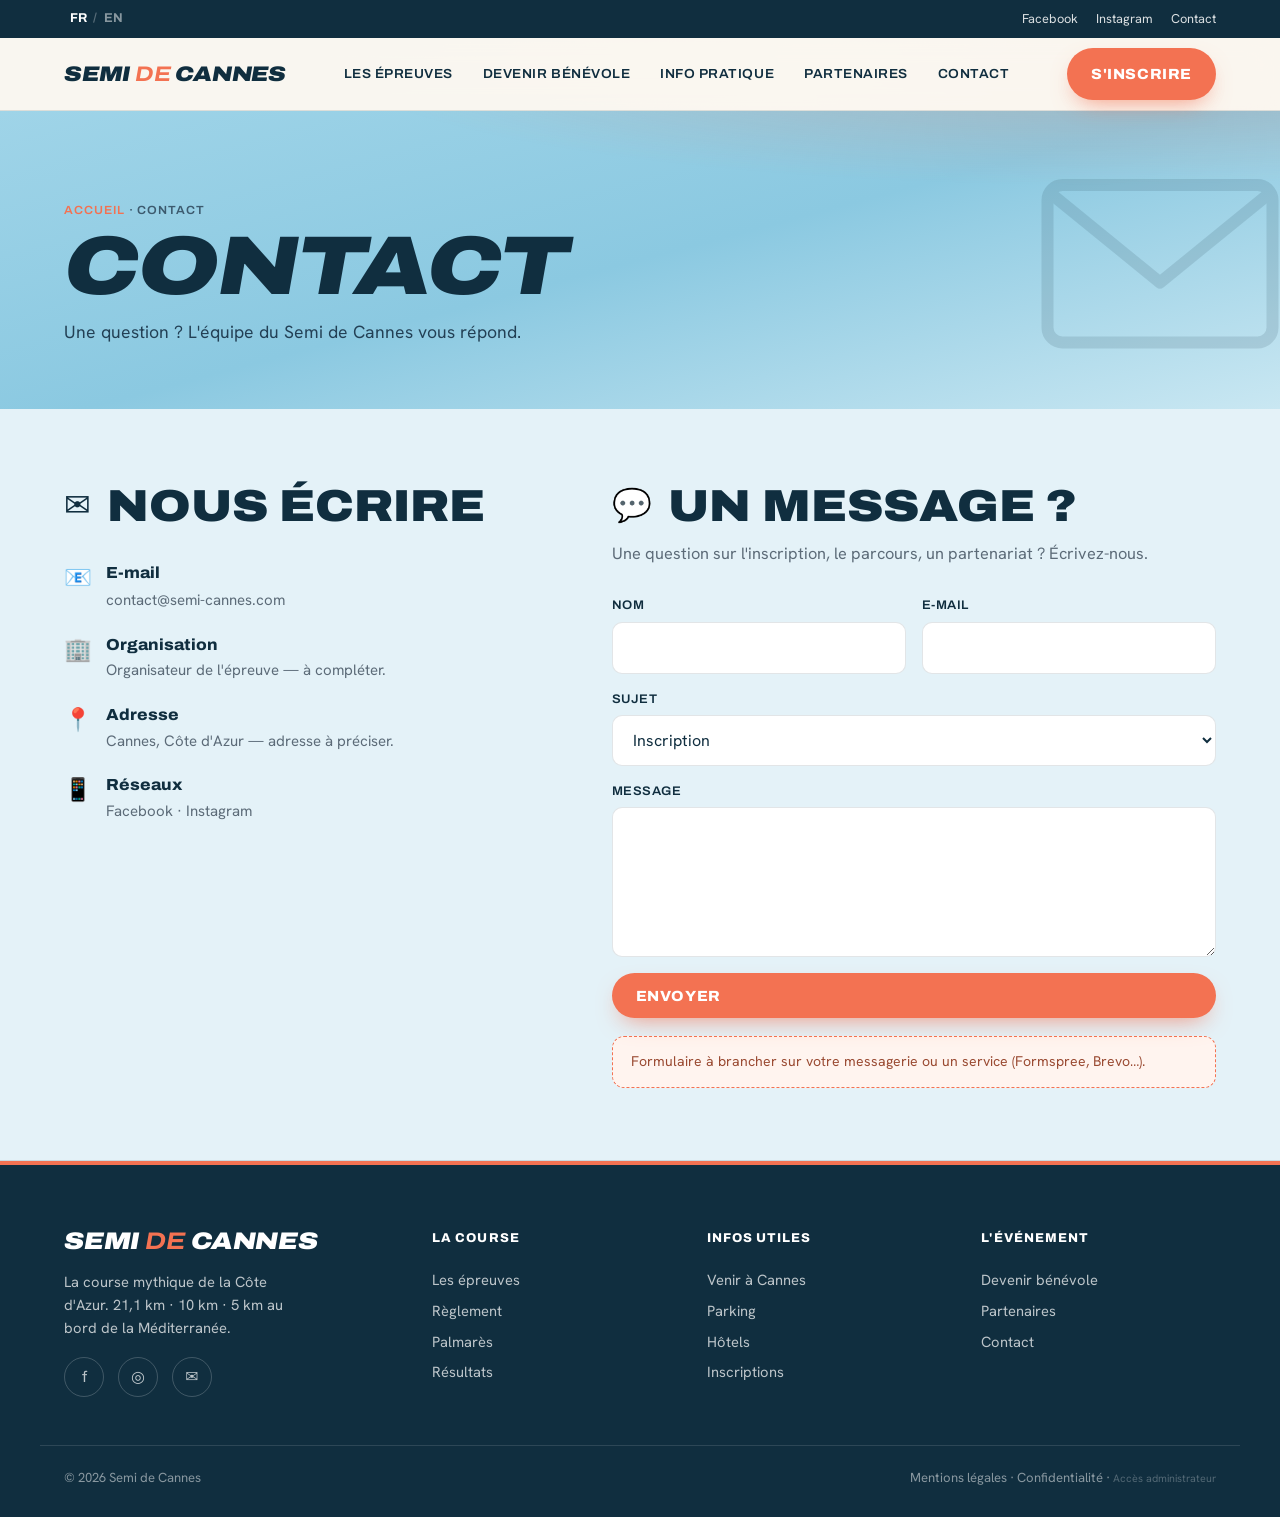
<file: contact.html>
<!DOCTYPE html>
<html lang="fr">
<head>
<meta charset="UTF-8">
<meta name="viewport" content="width=device-width, initial-scale=1">
<title>Contact — Semi de Cannes</title>
<meta name="description" content="Contactez l'organisation du Semi de Cannes : e-mail, réseaux et formulaire.">
<link rel="preconnect" href="https://fonts.googleapis.com">
<link rel="preconnect" href="https://fonts.gstatic.com" crossorigin>
<link href="https://fonts.googleapis.com/css2?family=Archivo:ital,wdth,wght@0,75..125,400..900;1,75..125,400..900&family=Hanken+Grotesk:wght@300;400;500;600;700;800&display=swap" rel="stylesheet">
<link rel="stylesheet" href="styles.css">
</head>
<body>
<div class="topbar">
  <div class="wrap">
    <div class="lang-toggle" aria-label="Choix de la langue">
      <button data-lang="fr" class="active">FR</button><span>/</span><button data-lang="en">EN</button>
    </div>
    <div class="socials">
      <a href="https://www.facebook.com/SemiDeCannes/" target="_blank" rel="noopener">Facebook</a>
      <a href="https://www.instagram.com/semidecannes/" target="_blank" rel="noopener">Instagram</a>
      <a href="mailto:contact@semi-cannes.com">Contact</a>
    </div>
  </div>
</div>
<header class="header" id="header">
  <div class="wrap nav">
    <a href="index.html" class="brand">Semi <b>de</b> Cannes</a>
        <nav class="nav-links" id="navLinks">
      <a href="la-course.html" data-fr="Les épreuves" data-en="The races">Les épreuves</a>
      <a href="benevoles.html" data-fr="Devenir bénévole" data-en="Volunteer">Devenir bénévole</a>
      <a href="infos-pratiques.html" data-fr="Info pratique" data-en="Practical info">Info pratique</a>
      <a href="partenaires.html" data-fr="Partenaires" data-en="Sponsors">Partenaires</a>
      <a href="contact.html" data-fr="Contact" data-en="Contact">Contact</a>
    </nav>
    <div class="nav-cta">
      <a href="inscriptions.html" class="btn btn-primary" data-fr="S'inscrire" data-en="Register">S'inscrire</a>
      <button class="burger" id="burger" aria-label="Menu"><span></span><span></span><span></span></button>
    </div>
  </div>
</header>
<section class="page-hero">
  <svg class="hero-motif" viewBox="0 0 200 200" fill="none" aria-hidden="true">
    <rect x="25" y="50" width="150" height="105" rx="10" stroke="currentColor" stroke-width="8"/>
    <path d="M30 58L100 115L170 58" stroke="currentColor" stroke-width="8" stroke-linecap="round" stroke-linejoin="round"/>
  </svg>
  <div class="wrap">
    <div class="crumbs"><a href="index.html" data-fr="Accueil" data-en="Home">Accueil</a> · <span data-fr="Contact" data-en="Contact">Contact</span></div>
    <h1 data-fr="Contact" data-en="Contact">Contact</h1>
    <p data-fr="Une question ? L'équipe du Semi de Cannes vous répond." data-en="A question? The Semi de Cannes team is here to help.">Une question ? L'équipe du Semi de Cannes vous répond.</p>
  </div>
</section>
<section class="info-block" id="contact-block">
  <div class="wrap">
    <div class="contact-grid">
      <div class="contact-info">
        <div class="head"><span class="ic">✉️</span><h2 data-fr="Nous écrire" data-en="Contact us">Nous écrire</h2></div>
        <div class="ci"><span class="ic">📧</span><div><h4 data-fr="E-mail" data-en="Email">E-mail</h4><a href="mailto:contact@semi-cannes.com">contact@semi-cannes.com</a></div></div>
        <div class="ci"><span class="ic">🏢</span><div><h4 data-fr="Organisation" data-en="Organiser">Organisation</h4><p data-fr="Organisateur de l'épreuve — à compléter." data-en="Event organiser — to complete.">Organisateur de l'épreuve — à compléter.</p></div></div>
        <div class="ci"><span class="ic">📍</span><div><h4 data-fr="Adresse" data-en="Address">Adresse</h4><p data-fr="Cannes, Côte d'Azur — adresse à préciser." data-en="Cannes, French Riviera — address to specify.">Cannes, Côte d'Azur — adresse à préciser.</p></div></div>
        <div class="ci"><span class="ic">📱</span><div><h4 data-fr="Réseaux" data-en="Social">Réseaux</h4><p><a href="https://www.facebook.com/SemiDeCannes/" target="_blank" rel="noopener">Facebook</a> · <a href="https://www.instagram.com/semidecannes/" target="_blank" rel="noopener">Instagram</a></p></div></div>
      </div>
      <div>
        <div class="head"><span class="ic">💬</span><h2 data-fr="Un message ?" data-en="A message?">Un message ?</h2></div>
        <p class="intro" data-fr="Une question sur l'inscription, le parcours, un partenariat ? Écrivez-nous." data-en="A question about registration, the route, a partnership? Write to us.">Une question sur l'inscription, le parcours, un partenariat ? Écrivez-nous.</p>
        <form class="form" id="contactForm">
          <div class="row">
            <div class="field"><label data-fr="Nom" data-en="Name">Nom</label><input type="text" required></div>
            <div class="field"><label data-fr="E-mail" data-en="Email">E-mail</label><input type="email" required></div>
          </div>
          <div class="field"><label data-fr="Sujet" data-en="Subject">Sujet</label>
            <select><option data-fr="Inscription" data-en="Registration">Inscription</option><option data-fr="Parcours" data-en="Route">Parcours</option><option data-fr="Partenariat" data-en="Partnership">Partenariat</option><option data-fr="Bénévolat" data-en="Volunteering">Bénévolat</option><option data-fr="Autre" data-en="Other">Autre</option></select>
          </div>
          <div class="field"><label data-fr="Message" data-en="Message">Message</label><textarea required></textarea></div>
          <button type="submit" class="btn btn-primary" data-fr="Envoyer" data-en="Send">Envoyer</button>
        </form>
        <div class="fill" style="margin-top:18px" data-fr="Formulaire à brancher sur votre messagerie ou un service (Formspree, Brevo…)." data-en="Form to connect to your mailbox or a service (Formspree, Brevo…).">Formulaire à brancher sur votre messagerie ou un service (Formspree, Brevo…).</div>
      </div>
    </div>
  </div>
</section>
<footer class="footer">
  <div class="wrap foot-grid">
    <div class="foot-brand">
      <span class="brand">Semi <b style="color:var(--coral)">de</b> Cannes</span>
      <p data-fr="La course mythique de la Côte d'Azur. 21,1 km · 10 km · 5 km au bord de la Méditerranée." data-en="The Riviera's iconic race. 21.1 km · 10 km · 5 km by the Mediterranean.">La course mythique de la Côte d'Azur. 21,1 km · 10 km · 5 km au bord de la Méditerranée.</p>
      <div class="foot-socials">
        <a href="https://www.facebook.com/SemiDeCannes/" target="_blank" rel="noopener" aria-label="Facebook">f</a>
        <a href="https://www.instagram.com/semidecannes/" target="_blank" rel="noopener" aria-label="Instagram">◎</a>
        <a href="mailto:contact@semi-cannes.com" aria-label="Email">✉</a>
      </div>
    </div>
    <div class="foot-col">
      <h5 data-fr="La course" data-en="The race">La course</h5>
      <a href="la-course.html#epreuves" data-fr="Les épreuves" data-en="The races">Les épreuves</a>
      <a href="la-course.html#reglement" data-fr="Règlement" data-en="Rules">Règlement</a>
      <a href="la-course.html#palmares" data-fr="Palmarès" data-en="Hall of fame">Palmarès</a>
      <a href="la-course.html#resultats" data-fr="Résultats" data-en="Results">Résultats</a>
    </div>
    <div class="foot-col">
      <h5 data-fr="Infos utiles" data-en="Practical info">Infos utiles</h5>
      <a href="infos-pratiques.html#acces" data-fr="Venir à Cannes" data-en="Getting here">Venir à Cannes</a>
      <a href="infos-pratiques.html#parking" data-fr="Parking" data-en="Parking">Parking</a>
      <a href="infos-pratiques.html#hotels" data-fr="Hôtels" data-en="Hotels">Hôtels</a>
      <a href="inscriptions.html" data-fr="Inscriptions" data-en="Registration">Inscriptions</a>
    </div>
    <div class="foot-col">
      <h5 data-fr="L'événement" data-en="The event">L'événement</h5>
      <a href="benevoles.html" data-fr="Devenir bénévole" data-en="Volunteer">Devenir bénévole</a>
      <a href="partenaires.html" data-fr="Partenaires" data-en="Sponsors">Partenaires</a>
      <a href="contact.html" data-fr="Contact" data-en="Contact">Contact</a>
    </div>
  </div>
  <div class="wrap foot-bottom">
    <span>© <span id="year"></span> Semi de Cannes</span>
    <span><a href="#" data-fr="Mentions légales" data-en="Legal">Mentions légales</a> · <a href="#" data-fr="Confidentialité" data-en="Privacy">Confidentialité</a> · <a href="editeur.html" class="admin-link" data-fr="Accès administrateur" data-en="Admin access">Accès administrateur</a></span>
  </div>
</footer>
<script>
document.getElementById('year').textContent=new Date().getFullYear();
const burger=document.getElementById('burger'),navLinks=document.getElementById('navLinks');
burger.addEventListener('click',()=>navLinks.classList.toggle('open'));
navLinks.querySelectorAll('a').forEach(a=>a.addEventListener('click',()=>navLinks.classList.remove('open')));
const header=document.getElementById('header');
addEventListener('scroll',()=>header.classList.toggle('scrolled',scrollY>10));
const langBtns=document.querySelectorAll('.lang-toggle button');
function setLang(lang){document.documentElement.lang=lang;document.querySelectorAll('[data-fr]').forEach(el=>{const t=el.getAttribute('data-'+lang);if(t!=null)el.innerHTML=t;});langBtns.forEach(b=>b.classList.toggle('active',b.dataset.lang===lang));}
langBtns.forEach(b=>b.addEventListener('click',()=>setLang(b.dataset.lang)));
</script>
<script>
/* Mémorise la langue choisie et la réapplique sur chaque page */
(function(){
  function apply(lang){
    document.documentElement.lang=lang;
    document.querySelectorAll('[data-fr]').forEach(function(el){var t=el.getAttribute('data-'+lang); if(t!=null) el.innerHTML=t;});
    document.querySelectorAll('.lang-toggle button').forEach(function(b){b.classList.toggle('active',b.dataset.lang===lang);});
  }
  document.querySelectorAll('.lang-toggle button').forEach(function(b){
    b.addEventListener('click',function(){try{localStorage.setItem('sdc_lang',b.dataset.lang);}catch(e){}});
  });
  try{var l=localStorage.getItem('sdc_lang'); if(l&&l!=='fr') apply(l);}catch(e){}
})();
</script>
<script>
/* ---- Révélation progressive au scroll (titres, cartes, grilles...) ---- */
(function(){
  var SEL = '.info-block .head, .info-block > .wrap > .intro, .cards > .card, .race-grid > .race-card, '+
    '.info-grid > .info-tile, .logo-row > figure, .timeline > .tl-item, .accordion > details, '+
    '.ecar-track > .ecar-slide, .stat-grid > .stat, .badges > .badge, .facts > .fact, '+
    '.foot-grid > div, .mini-map-block, .profile-guide';
  var els = Array.from(document.querySelectorAll(SEL)).filter(function(el){ return !el.classList.contains('reveal'); });
  if(!els.length) return;
  var seen = [];
  els.forEach(function(el){
    el.classList.add('reveal-el');
    var p = el.parentElement, rec = null;
    for(var i=0;i<seen.length;i++){ if(seen[i].p===p){ rec=seen[i]; break; } }
    if(!rec){ rec={p:p, n:0}; seen.push(rec); }
    el.style.transitionDelay = Math.min(rec.n*70, 420)+'ms';
    rec.n++;
  });
  if(!window.IntersectionObserver){ els.forEach(function(el){ el.classList.add('in'); }); return; }
  var io = new IntersectionObserver(function(entries){
    entries.forEach(function(e){ if(e.isIntersecting){ e.target.classList.add('in'); io.unobserve(e.target); } });
  }, {threshold:.12});
  els.forEach(function(el){ io.observe(el); });
})();
</script>
</body>
</html>
</file>
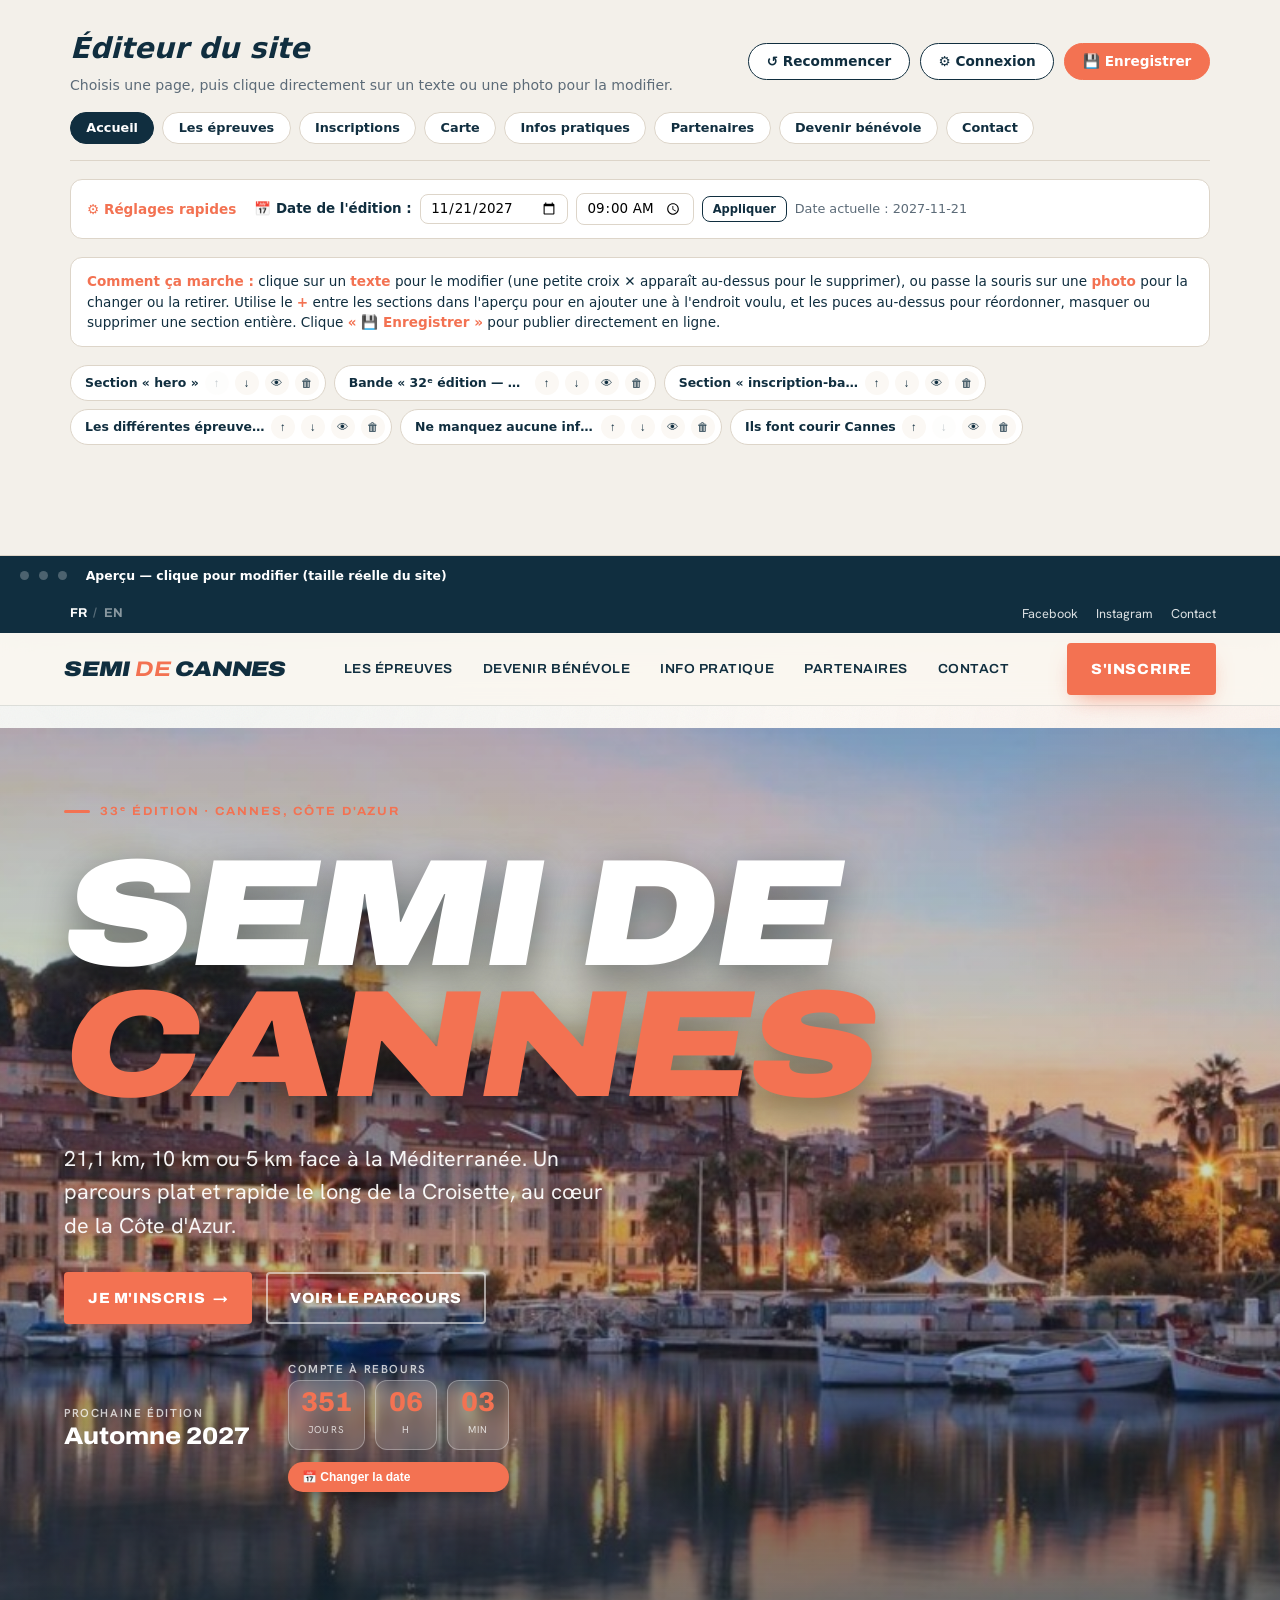
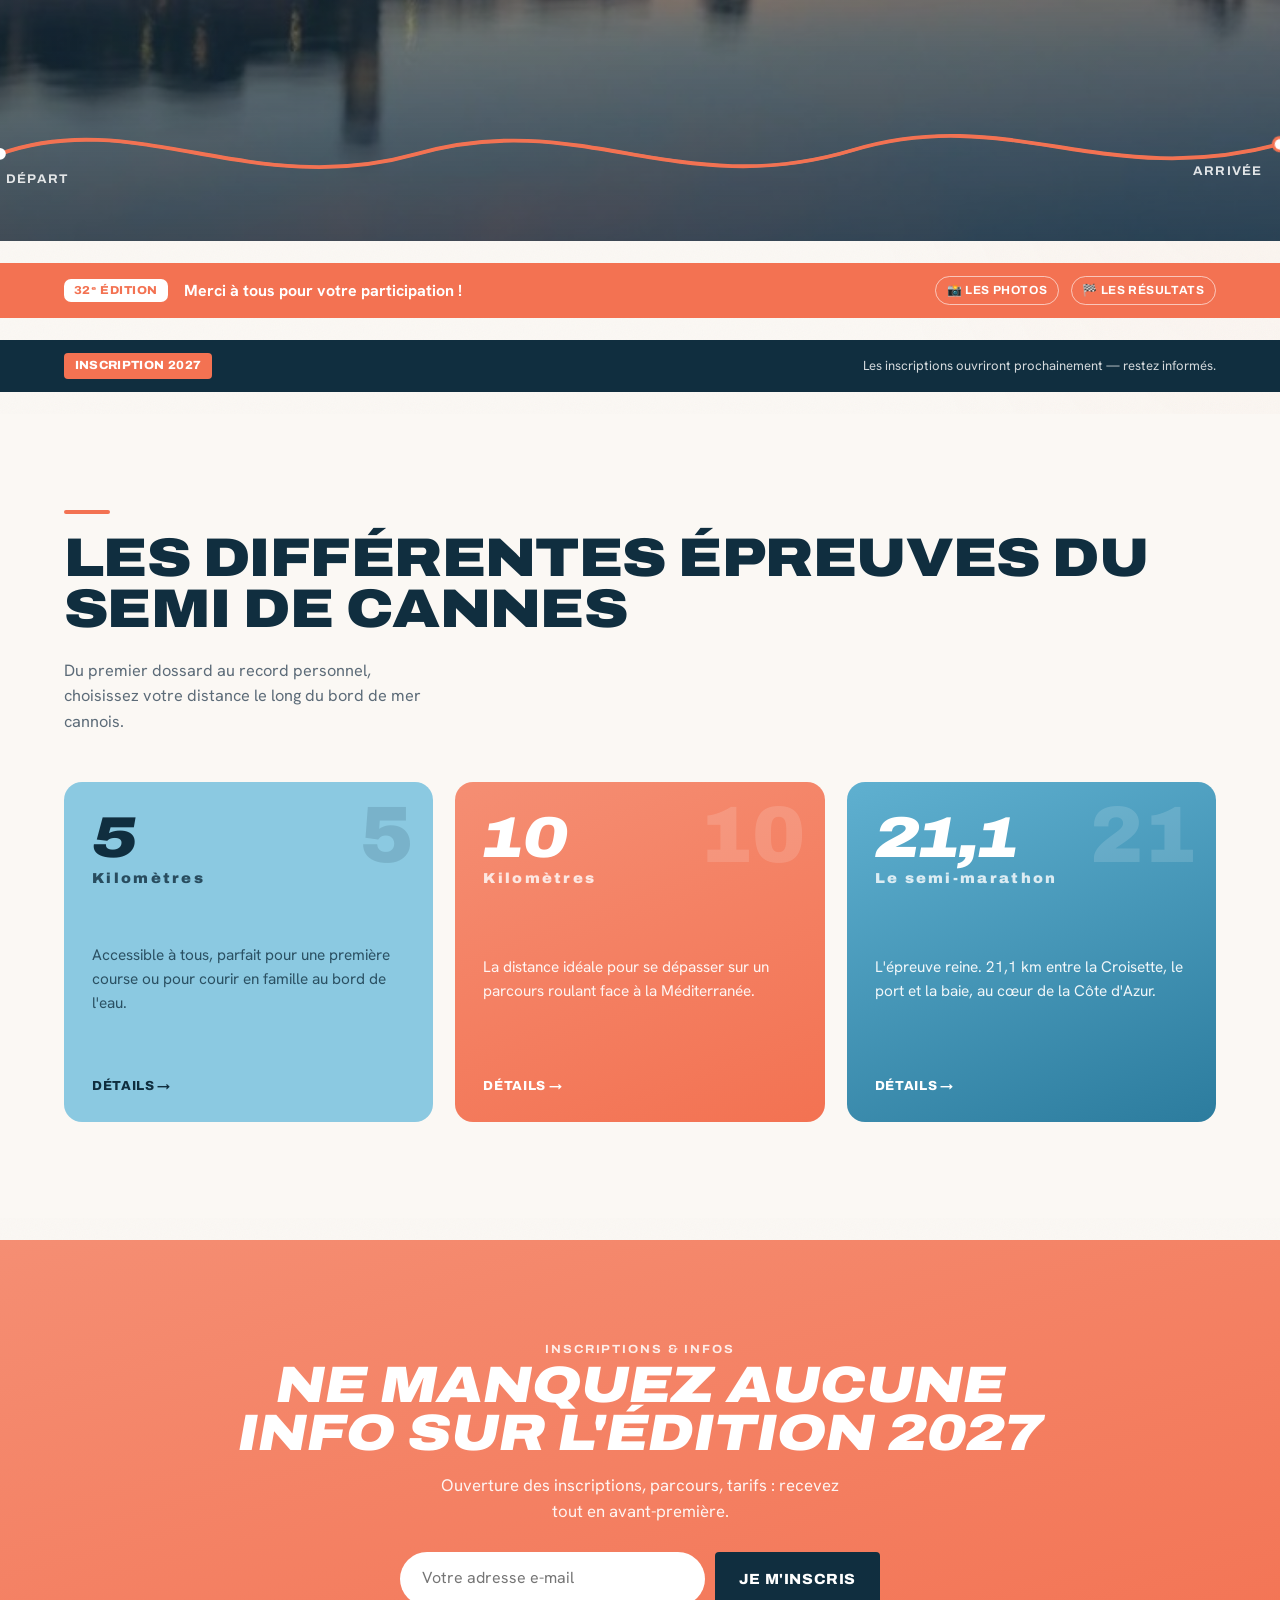
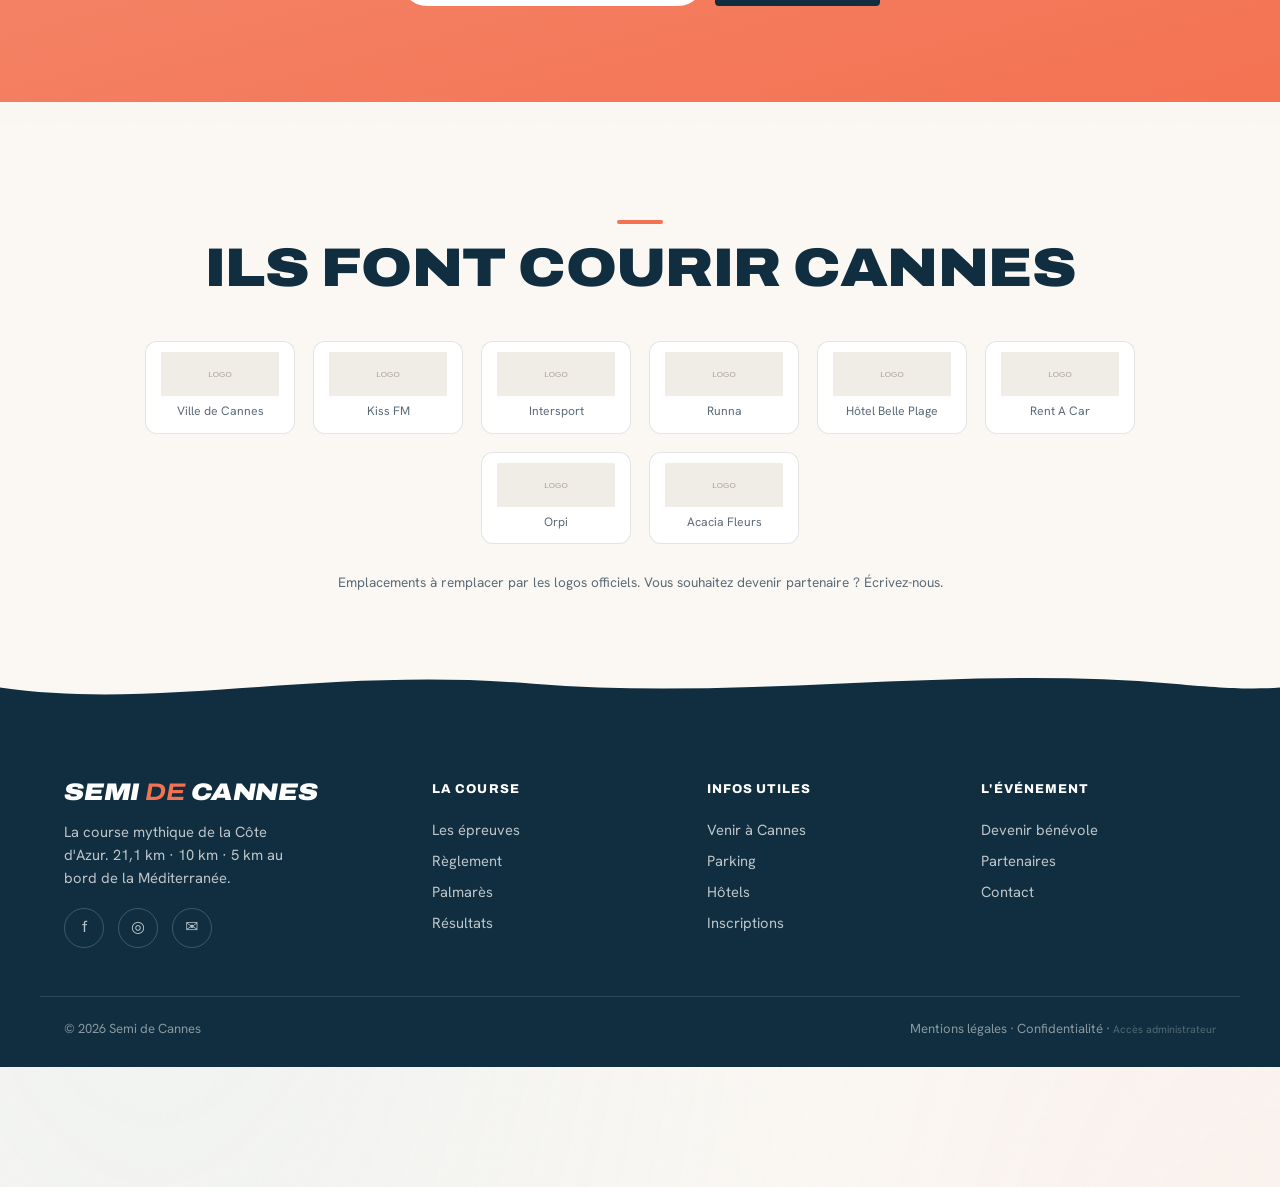
<file: editeur.html>
<!DOCTYPE html>
<html lang="fr">
<head>
<meta charset="UTF-8">
<meta name="viewport" content="width=device-width, initial-scale=1.0">
<meta name="robots" content="noindex, nofollow">
<title>Éditeur — Page d'accueil — Le Semi de Cannes</title>
<link rel="stylesheet" href="styles.css">
<style>
  :root{--ed-bg:#F3F0EA;--ed-line:#DDD5C9}
  html,body{background:var(--ed-bg)}
  .ed-wrap{max-width:1180px;margin:0 auto;padding:26px 20px 90px}
  .ed-top{display:flex;align-items:center;justify-content:space-between;gap:16px;margin-bottom:16px;flex-wrap:wrap}
  .ed-top h1{font-family:var(--d-display);font-weight:800;font-stretch:112%;font-style:italic;
    font-size:clamp(1.3rem,3vw,1.8rem);color:var(--navy);margin:0}
  .ed-top p{margin:4px 0 0;color:var(--muted);font-size:.88rem}
  .ed-actions{display:flex;gap:10px;flex-wrap:wrap}
  .ed-btn{font-family:var(--d-display);font-weight:700;font-stretch:104%;font-size:.85rem;border-radius:100px;
    padding:.7em 1.3em;border:1.5px solid var(--navy);background:#fff;color:var(--navy);cursor:pointer;transition:.15s}
  .ed-btn:hover{background:var(--navy);color:#fff}
  .ed-btn.primary{background:var(--coral);border-color:var(--coral);color:#fff}
  .ed-btn.primary:hover{background:#DD5C3F;border-color:#DD5C3F}
  .ed-btn.small{padding:.4em .85em;font-size:.72rem;border-radius:8px}
  .ed-note{background:#fff;border:1px solid var(--ed-line);border-radius:12px;padding:13px 16px;margin-bottom:18px;
    font-size:.85rem;color:var(--navy);line-height:1.5}
  .ed-note b{color:var(--coral)}

  .ed-pages{display:flex;flex-wrap:wrap;gap:8px;margin-bottom:18px;padding-bottom:16px;border-bottom:1.5px solid var(--ed-line)}
  .ed-page-btn{font-family:var(--d-display);font-weight:700;font-stretch:104%;font-size:.8rem;
    border:1.5px solid var(--ed-line);background:#fff;color:var(--navy);border-radius:100px;
    padding:.55em 1.2em;cursor:pointer;transition:.15s}
  .ed-page-btn:hover{border-color:var(--coral)}
  .ed-page-btn.active{background:var(--navy);border-color:var(--navy);color:#fff}
  .ed-sections{display:flex;flex-wrap:wrap;gap:8px;margin-bottom:20px}
  .ed-chip{display:flex;align-items:center;gap:6px;background:#fff;border:1.5px solid var(--ed-line);
    border-radius:100px;padding:5px 6px 5px 14px;font-size:.78rem;color:var(--navy)}
  .ed-chip.hidden-section{opacity:.45}
  .ed-chip span.lbl{font-weight:600;white-space:nowrap;max-width:180px;overflow:hidden;text-overflow:ellipsis}
  .ed-chip button{width:24px;height:24px;border-radius:50%;border:none;background:var(--cream);cursor:pointer;
    font-size:.72rem;display:flex;align-items:center;justify-content:center;color:var(--navy)}
  .ed-chip button:hover{background:var(--sky-pale)}
  .ed-chip button.danger:hover{background:#FBD9D6;color:#E2342A}
  .ed-chip button:disabled{opacity:.25;cursor:not-allowed}

  .ed-add-btn{width:26px;height:26px;border-radius:50%;border:1.5px dashed var(--ed-line);background:#fff;
    color:var(--muted);cursor:pointer;font-size:.85rem;display:flex;align-items:center;justify-content:center;
    flex-shrink:0;transition:.15s}
  .ed-add-btn:hover{border-color:var(--coral);border-style:solid;background:var(--coral);color:#fff}
  .ed-popover{position:fixed;z-index:200;background:#fff;border:1.5px solid var(--ed-line);border-radius:12px;
    box-shadow:0 20px 44px -18px rgba(16,46,63,.5);padding:8px;display:flex;flex-direction:column;gap:2px;min-width:190px;
    max-height:78vh;overflow-y:auto}
  .ed-popover-wide{min-width:250px}
  .ed-popover-grouptitle{font-size:.68rem;text-transform:uppercase;letter-spacing:.05em;color:var(--muted);
    font-weight:700;padding:8px 10px 2px}
  .ed-popover button{text-align:left;border:none;background:none;padding:8px 10px;border-radius:8px;cursor:pointer;
    font-size:.84rem;color:var(--navy);font-family:inherit}
  .ed-popover button:hover{background:var(--cream)}

  .ed-frame-box{border-top:1.5px solid var(--ed-line);background:#fff}
  .ed-frame-bar{display:flex;align-items:center;gap:10px;padding:10px 20px;background:var(--navy);color:#fff;
    font-family:var(--d-display);font-weight:700;font-stretch:104%;font-size:.78rem;position:sticky;top:0;z-index:50}
  .ed-frame-bar .dot{width:9px;height:9px;border-radius:50%;background:rgba(255,255,255,.25)}
  #edFrame{width:100%;border:none;display:block;background:#fff}

  .ed-toast{position:fixed;bottom:22px;left:50%;transform:translateX(-50%) translateY(12px);background:var(--navy);
    color:#fff;padding:.8em 1.4em;border-radius:100px;font-size:.86rem;opacity:0;pointer-events:none;transition:.25s;z-index:99}
  .ed-toast.show{opacity:1;transform:translateX(-50%) translateY(0)}
</style>
</head>
<body>

<div class="ed-wrap">
  <div class="ed-top">
    <div>
      <h1>Éditeur du site</h1>
      <p>Choisis une page, puis clique directement sur un texte ou une photo pour la modifier.</p>
    </div>
    <div class="ed-actions">
      <button class="ed-btn" id="btnReset">↺ Recommencer</button>
      <button class="ed-btn" id="btnGhToggle">⚙️ Connexion</button>
      <button class="ed-btn primary" id="btnSave">💾 Enregistrer</button>
    </div>
  </div>

  <div class="ed-pages" id="edPages"></div>

  <div class="ed-note" id="ghPanel" style="display:none">
    <b>Publication directe (une seule fois à configurer) :</b> connecte l'éditeur à ton dépôt GitHub avec une clé
    d'accès personnelle, limitée à ce seul dépôt.
    <ol style="margin:10px 0 12px;padding-left:20px;line-height:1.7">
      <li>Sur GitHub : <a href="https://github.com/settings/personal-access-tokens/new" target="_blank" rel="noopener">Settings → Developer settings → Fine-grained tokens → Generate new token</a></li>
      <li><b>Repository access</b> → « Only select repositories » → choisis ton dépôt</li>
      <li><b>Permissions</b> → <b>Contents</b> → coche <b>Read and write</b></li>
      <li>Génère, copie la clé (elle commence par <code>github_pat_…</code>) — colle-la ci-dessous</li>
    </ol>
    <div style="display:flex;gap:10px;flex-wrap:wrap;align-items:center">
      <input type="text" id="ghOwner" placeholder="ton-pseudo-github" style="flex:1;min-width:140px;border:1.5px solid var(--ed-line);border-radius:8px;padding:.6em .8em">
      <input type="text" id="ghRepo" placeholder="nom-du-dépôt" style="flex:1;min-width:140px;border:1.5px solid var(--ed-line);border-radius:8px;padding:.6em .8em">
      <input type="password" id="ghToken" placeholder="github_pat_…" style="flex:2;min-width:200px;border:1.5px solid var(--ed-line);border-radius:8px;padding:.6em .8em">
      <button class="ed-btn small" id="btnSaveGh">Enregistrer la connexion</button>
      <button class="ed-btn small" id="btnForgetGh">Oublier</button>
    </div>
    <p id="ghStatus" style="margin:10px 0 0;font-size:.82rem"></p>
  </div>

  <div class="ed-note" id="edSettings">
    <div style="display:flex;align-items:center;gap:18px;flex-wrap:wrap">
      <b>⚙️ Réglages rapides</b>
      <div style="display:flex;align-items:center;gap:8px">
        <label for="edDateInput" style="font-size:.84rem;color:var(--navy);font-weight:600">📅 Date de l'édition :</label>
        <input type="date" id="edDateInput" style="border:1.5px solid var(--ed-line);border-radius:8px;padding:.4em .7em;font-size:.84rem;font-family:inherit">
        <input type="time" id="edTimeInput" value="09:00" style="border:1.5px solid var(--ed-line);border-radius:8px;padding:.4em .7em;font-size:.84rem;font-family:inherit">
        <button class="ed-btn small" id="btnApplyDate">Appliquer</button>
        <span id="edDateStatus" style="font-size:.8rem;color:var(--muted)"></span>
      </div>
    </div>
  </div>

  <div class="ed-note">
    <b>Comment ça marche :</b> clique sur un <b>texte</b> pour le modifier (une petite croix ✕ apparaît au-dessus
    pour le supprimer), ou passe la souris sur une <b>photo</b> pour la changer ou la retirer. Utilise le <b>+</b>
    entre les sections dans l'aperçu pour en ajouter une à l'endroit voulu, et les puces au-dessus pour réordonner,
    masquer ou supprimer une section entière. Clique <b>« 💾 Enregistrer »</b> pour publier directement en ligne.
  </div>

  <div class="ed-sections" id="edChips"></div>
</div>

<div class="ed-frame-box">
  <div class="ed-frame-bar"><span class="dot"></span><span class="dot"></span><span class="dot"></span>&nbsp; Aperçu — clique pour modifier (taille réelle du site)</div>
  <iframe id="edFrame" title="Aperçu modifiable"></iframe>
</div>

<div class="ed-toast" id="toast"></div>

<script id="all-pages-b64" type="application/json">{"index.html": "[base64]/[base64]", "la-course.html": "[base64]", "inscriptions.html": "[base64]/[base64]/[base64]/[base64]/[base64]", "carte.html": "[base64]/[base64]", "infos-pratiques.html": "[base64]/[base64]/vuI8gUGFya2luZyIgZGF0YS1lbj0i8J+Fv++4jyBQYXJraW5nIj7wn4W/[base64]/vuI88L3NwYW4+PGgyIGRhdGEtZnI9Ik/[base64]/[base64]/IiBkYXRhLWVuPSJBcmUgdGhlcmUgcmVmcmVzaG1lbnQgc3RhdGlvbnM/[base64]/[base64]/[base64]", "partenaires.html": "[base64]/[base64]", "benevoles.html": "[base64]/[base64]", "contact.html": "[base64]/[base64]/[base64]/[base64]"}</script>
<script>
(function(){
  "use strict";
  var PAGES = JSON.parse(document.getElementById('all-pages-b64').textContent);
  var PAGE_LABELS = {
    'index.html':"Accueil", 'la-course.html':"Les épreuves", 'inscriptions.html':"Inscriptions",
    'carte.html':"Carte", 'infos-pratiques.html':"Infos pratiques", 'partenaires.html':"Partenaires",
    'benevoles.html':"Devenir bénévole", 'contact.html':"Contact"
  };
  var PAGE_ORDER = ['index.html','la-course.html','inscriptions.html','carte.html','infos-pratiques.html','partenaires.html','benevoles.html','contact.html'];
  var currentPage = 'index.html';
  var toastEl=document.getElementById('toast');
  function toast(msg){toastEl.textContent=msg;toastEl.classList.add('show');clearTimeout(toast._t);toast._t=setTimeout(function(){toastEl.classList.remove('show');},2200);}

  function b64ToHtml(b64){ return decodeURIComponent(escape(atob(b64))); }
  function htmlToB64(html){ return btoa(unescape(encodeURIComponent(html))); }

  var doc; // document parsé (source de vérité, jamais exécuté)

  function storageKey(page){ return 'sdc_editeur_state_v2:'+page; }
  function loadFresh(page){ doc = new DOMParser().parseFromString(b64ToHtml(PAGES[page]), 'text/html'); }
  function loadFromStorage(page){
    var saved = localStorage.getItem(storageKey(page));
    if(saved){ try{ doc = new DOMParser().parseFromString(b64ToHtml(saved), 'text/html'); return true; }catch(e){} }
    return false;
  }
  function persist(){ try{ localStorage.setItem(storageKey(currentPage), htmlToB64(doc.documentElement.outerHTML)); }catch(e){} }

  function renderPageTabs(){
    var wrap=document.getElementById('edPages'); wrap.innerHTML='';
    PAGE_ORDER.forEach(function(p){
      var b=document.createElement('button'); b.className='ed-page-btn'+(p===currentPage?' active':'');
      b.textContent=PAGE_LABELS[p]||p;
      b.addEventListener('click', function(){ if(p!==currentPage) switchPage(p); });
      wrap.appendChild(b);
    });
  }

  function switchPage(page){
    currentPage = page;
    if(!loadFromStorage(page)) loadFresh(page);
    assignIds();
    renderPageTabs();
    renderChips();
    renderPreview();
  }

  var LABELS = {
    hero:"Photo d'accueil (grande photo + galerie)", races:"Les 3 courses", stats:"Bande « en chiffres »",
    parcours:"Carte du parcours & profil altimétrique", infos:"Infos pratiques (aperçu)",
    partners:"Partenaires", news:"Newsletter / inscriptions",
    'edition-band':"Bande « 32ᵉ édition — merci »"
  };
  var idCounter=1;
  function assignIds(){
    doc.querySelectorAll('[data-fr], img, .cnt[data-target], .ic').forEach(function(el){
      if(!el.hasAttribute('data-ed-id')) el.setAttribute('data-ed-id','e'+(idCounter++));
    });
    doc.querySelectorAll('body > section').forEach(function(sec){
      if(!sec.hasAttribute('data-ed-sec')) sec.setAttribute('data-ed-sec','s'+(idCounter++));
    });
  }

  function getSections(){ return Array.from(doc.body.children).filter(function(el){ return el.tagName==='SECTION'; }); }
  function sectionLabel(sec){
    if(LABELS[sec.id]) return LABELS[sec.id];
    var h2=sec.querySelector('h2'); if(h2) return (h2.getAttribute('data-fr')||h2.textContent).replace(/<[^>]+>/g,' ');
    return 'Section « '+(sec.id||sec.className)+' »';
  }
  function isHidden(sec){ return sec.style.display==='none'; }

  function renderChips(){
    var wrap=document.getElementById('edChips'); wrap.innerHTML='';
    var sections=getSections();
    sections.forEach(function(sec,i){
      var chip=document.createElement('div'); chip.className='ed-chip'+(isHidden(sec)?' hidden-section':'');
      var lbl=document.createElement('span'); lbl.className='lbl'; lbl.textContent=sectionLabel(sec);
      chip.appendChild(lbl);
      chip.appendChild(iconBtn('↑',i===0,function(){ move(sec,-1); }));
      chip.appendChild(iconBtn('↓',i===sections.length-1,function(){ move(sec,1); }));
      chip.appendChild(iconBtn(isHidden(sec)?'🙈':'👁',false,function(){ sec.style.display=isHidden(sec)?'':'none'; structChanged(); }));
      var del=iconBtn('🗑',false,function(){ if(confirm('Supprimer cette section ?')){ sec.remove(); structChanged(); } });
      del.classList.add('danger');
      chip.appendChild(del);
      wrap.appendChild(chip);
    });
  }
  var popover=null;
  function closePopover(){ if(popover){ popover.remove(); popover=null; } document.removeEventListener('click',onDocClick,true); }
  function onDocClick(ev){ if(popover && !popover.contains(ev.target)) closePopover(); }
  function openAddPopover(top,left,beforeSecId){
    closePopover();
    popover=document.createElement('div'); popover.className='ed-popover ed-popover-wide';
    popover.style.top=top+'px'; popover.style.left=Math.min(left, window.innerWidth-260)+'px';
    var groups = [
      ['Texte', [['📄 Texte seul','text'],['📄 Texte centré, largeur réduite','text-narrow-center']]],
      ['Texte + photos', [['➡️ Texte à gauche, photo à droite','textphoto'],
                           ['➡️ Texte à gauche, 4 photos à droite','split-right'],
                           ['⬅️ 4 photos à gauche, texte à droite','split-left']]],
      ['Galeries', [['🎞️ Galerie — 2 photos','photos2'],['🎞️ Galerie — 3 photos','photos3'],['🎞️ Galerie — 4 photos','photos4']]]
    ];
    groups.forEach(function(g){
      var h=document.createElement('div'); h.className='ed-popover-grouptitle'; h.textContent=g[0];
      popover.appendChild(h);
      g[1].forEach(function(pair){
        var b=document.createElement('button'); b.textContent=pair[0];
        b.addEventListener('click',function(){ insertSection(pair[1],beforeSecId); closePopover(); });
        popover.appendChild(b);
      });
    });
    document.body.appendChild(popover);
    setTimeout(function(){ document.addEventListener('click',onDocClick,true); },0);
  }
  function insertSection(kind,beforeSecId){
    var sec=TEMPLATES[kind]();
    var beforeSec = beforeSecId ? doc.querySelector('[data-ed-sec="'+beforeSecId+'"]') : null;
    var footer=doc.querySelector('footer');
    doc.body.insertBefore(sec, beforeSec || footer);
    assignIds();
    structChanged();
    toast('Section ajoutée');
  }
  function iconBtn(txt,disabled,fn){
    var b=document.createElement('button'); b.textContent=txt; if(disabled) b.disabled=true; b.onclick=fn; return b;
  }
  function move(sec,dir){
    var sections=getSections(), idx=sections.indexOf(sec), target=sections[idx+dir];
    if(!target) return;
    if(dir<0) sec.parentNode.insertBefore(sec,target); else sec.parentNode.insertBefore(target,sec);
    structChanged();
  }
  function structChanged(){ persist(); renderChips(); renderPreview(); }

  var frame=document.getElementById('edFrame');
  var resizeTimer;

  function renderPreview(){ frame.srcdoc = doc.documentElement.outerHTML; }
  frame.addEventListener('load', wireFrame);

  function wireFrame(){
    var fdoc = frame.contentDocument, fwin = frame.contentWindow;
    if(!fdoc || !fdoc.body) return;

    var style=fdoc.createElement('style');
    style.textContent =
      '.ed-editable{outline:2px dashed transparent;outline-offset:3px;cursor:text;border-radius:4px;transition:outline-color .12s}'+
      '.ed-editable:hover{outline-color:rgba(243,114,82,.55)}'+
      '.ed-editable:focus{outline-color:#F37252;background:rgba(243,114,82,.06)}'+
      '.ed-img-target{outline:2px dashed transparent;outline-offset:2px;transition:outline-color .12s}'+
      '.ed-img-target.ed-img-hover{outline-color:#F37252}'+
      '#ed-delbtn{position:absolute;z-index:99999;display:none;width:22px;height:22px;border-radius:50%;'+
      'background:#E2342A;color:#fff;border:2px solid #fff;font-size:11px;font-weight:700;cursor:pointer;'+
      'align-items:center;justify-content:center;box-shadow:0 3px 8px -2px rgba(0,0,0,.5)}'+
      '.ed-insertbar{height:22px;display:flex;align-items:center;justify-content:center;position:relative;cursor:pointer}'+
      '.ed-insertbar::before{content:"";position:absolute;left:6%;right:6%;top:50%;height:1px;background:transparent;transition:background .15s}'+
      '.ed-insertbar:hover::before{background:rgba(243,114,82,.4)}'+
      '.ed-insertbar .ed-ib-plus{width:24px;height:24px;border-radius:50%;border:1.5px dashed rgba(16,46,63,.25);'+
      'background:#fff;color:rgba(16,46,63,.45);font-size:14px;display:flex;align-items:center;justify-content:center;'+
      'opacity:0;transition:.15s;position:relative;z-index:1}'+
      '.ed-insertbar:hover .ed-ib-plus{opacity:1;border-color:#F37252;border-style:solid;background:#F37252;color:#fff;transform:scale(1.1)}'+
      '#ed-datebtn{display:inline-flex;margin-top:10px;background:var(--coral,#F37252);color:#fff;font-family:'+
      '-apple-system,sans-serif;font-size:12px;font-weight:700;border:none;border-radius:100px;padding:8px 14px;'+
      'cursor:pointer;box-shadow:0 6px 16px -4px rgba(0,0,0,.5)}'+
      '#ed-gpxbtn{position:absolute;z-index:99999;display:none;background:rgba(16,46,63,.92);color:#fff;font-family:'+
      '-apple-system,sans-serif;font-size:12px;font-weight:700;border:none;border-radius:100px;padding:8px 14px;'+
      'cursor:pointer;box-shadow:0 6px 16px -4px rgba(0,0,0,.5)}'+
      '#ed-imgbtnbar{position:absolute;z-index:99999;display:none;gap:6px}'+
      '#ed-imgbtnbar button{background:rgba(16,46,63,.92);color:#fff;font-family:'+
      '-apple-system,sans-serif;font-size:12px;font-weight:700;border:none;border-radius:100px;padding:7px 14px;'+
      'cursor:pointer;box-shadow:0 6px 16px -4px rgba(0,0,0,.5)}'+
      '#ed-imgdelbtn{background:rgba(226,52,42,.92)}'+
      '#ed-toolbar{position:absolute;z-index:99999;background:#102E3F;border-radius:10px;padding:6px 8px;'+
      'display:none;gap:5px;align-items:center;box-shadow:0 10px 26px -8px rgba(0,0,0,.55);font-family:-apple-system,sans-serif}'+
      '#ed-toolbar select{font-size:11px;border-radius:6px;border:none;padding:4px 6px;background:#1c4358;color:#fff;cursor:pointer}'+
      '#ed-toolbar button{width:26px;height:26px;border-radius:6px;border:none;background:#1c4358;color:#fff;cursor:pointer;font-size:12px}'+
      '#ed-toolbar button.active{background:#F37252}'+
      '#ed-toolbar button:hover{background:#2a5b74}';
    fdoc.head.appendChild(style);

    /* ---------- Texte : rendre éditable + barre de mise en forme ---------- */
    var toolbar=fdoc.createElement('div'); toolbar.id='ed-toolbar';
    toolbar.innerHTML =
      '<select id="ed-tb-font">'+
        '<option value="var(--d-display)">Titre (Archivo)</option>'+
        '<option value="var(--font)">Texte (Hanken)</option>'+
        '<option value="Georgia, serif">Serif classique</option>'+
        '<option value="Arial, sans-serif">Sans classique</option>'+
      '</select>'+
      '<select id="ed-tb-size">'+
        '<option value="">Taille…</option>'+
        '<option value=".8rem">Très petit</option><option value="1rem">Normal</option>'+
        '<option value="1.25rem">Grand</option><option value="1.75rem">Très grand</option>'+
        '<option value="2.5rem">Titre</option><option value="3.5rem">Très grand titre</option>'+
        '<option value="custom">Personnalisée…</option>'+
      '</select>'+
      '<button type="button" data-align="left" title="Aligner à gauche">⇤</button>'+
      '<button type="button" data-align="center" title="Centrer">↔</button>'+
      '<button type="button" data-align="right" title="Aligner à droite">⇥</button>'+
      '<button type="button" id="ed-tb-bold" title="Gras"><b>G</b></button>'+
      '<button type="button" id="ed-tb-link" title="Ajouter ou modifier un lien">🔗</button>';
    fdoc.body.appendChild(toolbar);
    // empêcher la perte de focus du texte en cours d'édition quand on clique la barre
    toolbar.addEventListener('mousedown',function(ev){ ev.preventDefault(); });

    var activeEl=null;
    function pageRect(el){
      var r=el.getBoundingClientRect();
      return {top:r.top+fwin.scrollY, left:r.left+fwin.scrollX, bottom:r.bottom+fwin.scrollY, width:r.width};
    }
    function positionToolbar(el){
      var r=pageRect(el);
      toolbar.style.display='flex';
      toolbar.style.top=Math.max(6,r.top-40)+'px';
      toolbar.style.left=Math.max(6,r.left)+'px';
    }
    function syncStyleProp(el,prop,val){
      el.style.setProperty(prop,val);
      var id=el.getAttribute('data-ed-id');
      var docEl=doc.querySelector('[data-ed-id="'+id+'"]');
      if(docEl) docEl.style.setProperty(prop,val);
      persist();
    }
    toolbar.querySelector('#ed-tb-font').addEventListener('change',function(e){ if(activeEl && e.target.value) syncStyleProp(activeEl,'font-family',e.target.value); });
    toolbar.querySelector('#ed-tb-size').addEventListener('change',function(e){
      if(!activeEl || !e.target.value) return;
      if(e.target.value==='custom'){
        var v=prompt('Taille du texte en pixels (ex. 22) :','20');
        if(v===null){ e.target.value=''; return; }
        var px=parseFloat(v); if(isNaN(px)||px<=0){ alert('Merci de saisir un nombre valide.'); e.target.value=''; return; }
        syncStyleProp(activeEl,'font-size',(px/16)+'rem');
        e.target.value='';
      } else {
        syncStyleProp(activeEl,'font-size',e.target.value);
      }
    });
    toolbar.querySelectorAll('[data-align]').forEach(function(b){
      b.addEventListener('click',function(){ if(activeEl) syncStyleProp(activeEl,'text-align',b.dataset.align); });
    });
    toolbar.querySelector('#ed-tb-bold').addEventListener('click',function(btn){
      if(!activeEl) return;
      var cur=fwin.getComputedStyle(activeEl).fontWeight;
      var isBold = cur==='700'||cur==='800'||cur==='900'||cur==='bold';
      syncStyleProp(activeEl,'font-weight', isBold?'normal':'700');
      this.classList.toggle('active',!isBold);
    });
    toolbar.querySelector('#ed-tb-link').addEventListener('click',function(){
      if(!activeEl) return;
      var sel = fwin.getSelection();
      var range = (sel && sel.rangeCount) ? sel.getRangeAt(0) : null;

      // Si le curseur / la sélection est déjà dans un lien, on propose de le modifier (ou de le vider pour le retirer)
      var node = range ? range.commonAncestorContainer : null;
      var startEl = node ? (node.nodeType===3 ? node.parentElement : node) : null;
      var linkEl = startEl ? startEl.closest('a') : null;
      if(linkEl && activeEl.contains(linkEl)){
        var current = linkEl.getAttribute('href') || 'https://';
        var newUrl = prompt('Modifier l\u2019adresse du lien (laisser vide pour supprimer le lien) :', current);
        if(newUrl===null) return; // annulé : on ne touche à rien
        if(newUrl.trim()===''){
          var parent=linkEl.parentNode;
          while(linkEl.firstChild) parent.insertBefore(linkEl.firstChild, linkEl);
          parent.removeChild(linkEl);
          syncText(activeEl); persist(); toast('Lien retiré');
        } else {
          linkEl.setAttribute('href', newUrl.trim());
          syncText(activeEl); persist(); toast('Lien modifié');
        }
        return;
      }

      var url = prompt('Adresse du lien (https://...) :','https://');
      if(!url) return;

      if(range && !range.collapsed){
        var a=fdoc.createElement('a'); a.href=url;
        try{ range.surroundContents(a); }
        catch(e){ var frag=range.extractContents(); a.appendChild(frag); range.insertNode(a); }
        sel.removeAllRanges();
      } else {
        var a2=fdoc.createElement('a'); a2.href=url;
        while(activeEl.firstChild) a2.appendChild(activeEl.firstChild);
        activeEl.appendChild(a2);
      }
      syncText(activeEl); persist(); toast('Lien ajouté');
    });

    var delBtn=fdoc.createElement('button');
    delBtn.id='ed-delbtn'; delBtn.type='button'; delBtn.textContent='✕';
    fdoc.body.appendChild(delBtn);
    var delTarget=null, delHideTimer=null;
    function showDelBtn(el){
      delTarget=el;
      var r=pageRect(el);
      delBtn.style.display='flex';
      delBtn.style.top=(r.top-11)+'px';
      delBtn.style.left=(r.left-11)+'px';
    }
    function scheduleHideDelBtn(){
      clearTimeout(delHideTimer);
      delHideTimer=setTimeout(function(){ delBtn.style.display='none'; },220);
    }
    delBtn.addEventListener('mouseenter',function(){ clearTimeout(delHideTimer); });
    delBtn.addEventListener('mouseleave',scheduleHideDelBtn);
    delBtn.addEventListener('click',function(ev){
      ev.preventDefault(); if(!delTarget) return;
      if(!confirm('Supprimer ce texte ?')) return;
      var id=delTarget.getAttribute('data-ed-id');
      var docEl=doc.querySelector('[data-ed-id="'+id+'"]');
      if(docEl) docEl.style.display='none';
      delBtn.style.display='none';
      persist(); renderPreview(); toast('Texte supprimé');
    });

    fdoc.querySelectorAll('[data-ed-id]').forEach(function(fel){
      if(fel.tagName==='IMG') return;
      if(fel.classList.contains('cnt')) return; // traité séparément ci-dessous (valeur chiffrée)
      fel.classList.add('ed-editable');
      fel.setAttribute('contenteditable','true');
      fel.addEventListener('input',function(){ syncText(fel); scheduleResize(); });
      fel.addEventListener('keydown',function(ev){
        if(ev.key==='Enter'){
          ev.preventDefault();
          fdoc.execCommand('insertHTML', false, '<br>');
        }
      });
      fel.addEventListener('blur',function(){ syncText(fel); persist(); setTimeout(function(){ if(fdoc.activeElement!==fel && !toolbar.contains(fdoc.activeElement)) toolbar.style.display='none'; },120); });
      fel.addEventListener('focus',function(){ activeEl=fel; positionToolbar(fel); });
      fel.addEventListener('click',function(){ activeEl=fel; positionToolbar(fel); });
      fel.addEventListener('mouseenter',function(){ showDelBtn(fel); });
      fel.addEventListener('mouseleave',scheduleHideDelBtn);
    });

    /* ---------- Chiffres animés (bande "en chiffres") : clic pour changer la valeur ---------- */
    fdoc.querySelectorAll('.cnt[data-ed-id]').forEach(function(cnt){
      cnt.classList.add('ed-editable');
      cnt.title='Cliquer pour modifier ce chiffre';
      cnt.addEventListener('mouseenter',function(){ showDelBtn(cnt); });
      cnt.addEventListener('mouseleave',scheduleHideDelBtn);
      cnt.addEventListener('click',function(ev){
        ev.preventDefault();
        var cur=cnt.getAttribute('data-target');
        var val=prompt('Nouvelle valeur pour ce chiffre :', cur);
        if(val===null) return;
        val=val.trim().replace(',', '.');
        if(val==='' || isNaN(parseFloat(val))){ alert('Merci de saisir un nombre valide.'); return; }
        cnt.setAttribute('data-target', val);
        cnt.textContent = cnt.hasAttribute('data-dec') ? parseFloat(val).toFixed(1).replace('.',',') : Math.round(parseFloat(val)).toLocaleString('fr-FR');
        var id=cnt.getAttribute('data-ed-id');
        var docEl=doc.querySelector('[data-ed-id="'+id+'"]');
        if(docEl) docEl.setAttribute('data-target', val);
        persist(); toast('Chiffre mis à jour');
      });
    });

    /* ---------- Photos : boutons flottants, ancrés au body (jamais coupés) ---------- */
    var fileInput=fdoc.createElement('input');
    fileInput.type='file'; fileInput.accept='image/*'; fileInput.style.display='none';
    fdoc.body.appendChild(fileInput);

    var imgBtnBar=fdoc.createElement('div');
    imgBtnBar.id='ed-imgbtnbar';
    var imgBtn=fdoc.createElement('button');
    imgBtn.id='ed-imgbtn'; imgBtn.type='button'; imgBtn.textContent='📷 Changer la photo';
    var imgDelBtn=fdoc.createElement('button');
    imgDelBtn.id='ed-imgdelbtn'; imgDelBtn.type='button'; imgDelBtn.textContent='🗑 Retirer';
    imgBtnBar.appendChild(imgBtn); imgBtnBar.appendChild(imgDelBtn);
    fdoc.body.appendChild(imgBtnBar);

    var currentImg=null, hideTimer=null;
    function showImgBtn(img){
      currentImg=img;
      var r=pageRect(img);
      imgBtnBar.style.display='flex';
      imgBtnBar.style.top=(r.top+10)+'px';
      imgBtnBar.style.left=(r.left+10)+'px';
      img.classList.add('ed-img-hover');
    }
    function scheduleHideImgBtn(img){
      clearTimeout(hideTimer);
      hideTimer=setTimeout(function(){ imgBtnBar.style.display='none'; if(img) img.classList.remove('ed-img-hover'); },250);
    }
    imgBtnBar.addEventListener('mouseenter',function(){ clearTimeout(hideTimer); });
    imgBtnBar.addEventListener('mouseleave',function(){ scheduleHideImgBtn(currentImg); });
    imgBtn.addEventListener('click',function(ev){ ev.preventDefault(); if(currentImg) fileInput.click(); });
    imgDelBtn.addEventListener('click',function(ev){
      ev.preventDefault(); if(!currentImg) return;
      if(!confirm('Retirer cette photo de la page ?')) return;
      var id=currentImg.getAttribute('data-ed-id');
      var docEl=doc.querySelector('[data-ed-id="'+id+'"]');
      var target = docEl ? (docEl.closest('figure') || docEl) : null;
      if(target){ target.style.display='none'; }
      imgBtnBar.style.display='none';
      persist(); renderPreview(); toast('Photo retirée');
    });

    fdoc.querySelectorAll('img[data-ed-id]').forEach(function(img){
      img.classList.add('ed-img-target');
      img.addEventListener('mouseenter',function(){ showImgBtn(img); });
      img.addEventListener('mouseleave',function(){ scheduleHideImgBtn(img); });
    });

    fileInput.addEventListener('change',function(){
      var f=fileInput.files[0]; if(!f||!currentImg) return;
      compressImage(f,1400,.82,function(dataUrl){
        currentImg.setAttribute('src',dataUrl);
        var docEl=doc.querySelector('[data-ed-id="'+currentImg.getAttribute('data-ed-id')+'"]');
        if(docEl) docEl.setAttribute('src',dataUrl);
        persist(); toast('Photo remplacée');
      });
    });

    /* ---------- Barres "+" entre les sections (insertion au bon endroit) ---------- */
    var fsections = Array.from(fdoc.querySelectorAll('body > section'));
    function makeInsertBar(beforeSecId){
      var bar=fdoc.createElement('div'); bar.className='ed-insertbar';
      var plus=fdoc.createElement('span'); plus.className='ed-ib-plus'; plus.textContent='+';
      bar.appendChild(plus);
      bar.addEventListener('click',function(){
        var fr=frame.getBoundingClientRect(), br=bar.getBoundingClientRect();
        openAddPopover(fr.top+br.top+18, fr.left+br.left, beforeSecId);
      });
      return bar;
    }
    fsections.forEach(function(fsec){
      fsec.parentNode.insertBefore(makeInsertBar(fsec.getAttribute('data-ed-sec')), fsec);
    });
    if(fsections.length){
      var lastSec=fsections[fsections.length-1];
      lastSec.parentNode.insertBefore(makeInsertBar(null), lastSec.nextSibling);
    }

    /* ---------- Cartes : remplacer le tracé par un fichier GPX ---------- */
    var mapEls = Array.from(fdoc.querySelectorAll('[data-key], [data-ed-map]'));
    if(mapEls.length){
      var gpxInput=fdoc.createElement('input');
      gpxInput.type='file'; gpxInput.accept='.gpx'; gpxInput.style.display='none';
      fdoc.body.appendChild(gpxInput);
      var gpxBtn=fdoc.createElement('button');
      gpxBtn.id='ed-gpxbtn'; gpxBtn.type='button'; gpxBtn.textContent='📂 Remplacer le tracé (GPX)';
      fdoc.body.appendChild(gpxBtn);
      var currentMapEl=null, gpxHideTimer=null;
      function showGpxBtn(el){
        currentMapEl=el;
        var r=pageRect(el);
        gpxBtn.style.display='block';
        gpxBtn.style.top=(r.top+10)+'px';
        gpxBtn.style.left=(r.left+10)+'px';
      }
      function scheduleHideGpxBtn(){
        clearTimeout(gpxHideTimer);
        gpxHideTimer=setTimeout(function(){ gpxBtn.style.display='none'; },250);
      }
      gpxBtn.addEventListener('mouseenter',function(){ clearTimeout(gpxHideTimer); });
      gpxBtn.addEventListener('mouseleave',scheduleHideGpxBtn);
      gpxBtn.addEventListener('click',function(ev){ ev.preventDefault(); if(currentMapEl) gpxInput.click(); });
      mapEls.forEach(function(el){
        el.addEventListener('mouseenter',function(){ showGpxBtn(el); });
        el.addEventListener('mouseleave',scheduleHideGpxBtn);
      });
      gpxInput.addEventListener('change',function(){
        var f=gpxInput.files[0]; if(!f||!currentMapEl) return;
        var key = currentMapEl.getAttribute('data-ed-map') || currentMapEl.getAttribute('data-key');
        var reader=new FileReader();
        reader.onload=function(e){
          var coords = parseGpxText(e.target.result);
          if(coords.length<2){ alert('Aucun tracé exploitable trouvé dans ce fichier GPX.'); return; }
          var ok = replaceRouteInDoc(key, coords);
          if(ok){ persist(); renderPreview(); toast('Tracé remplacé — la carte va se recharger'); }
          else{ alert('Impossible de trouver ce tracé dans le code de la page pour le remplacer.'); }
        };
        reader.readAsText(f);
      });
    }

    /* ---------- Compte à rebours : choisir une nouvelle date (bouton toujours visible) ---------- */
    var dateEls = Array.from(fdoc.querySelectorAll('[data-ed-date]'));
    dateEls.forEach(function(el){
      var dateBtn=fdoc.createElement('button');
      dateBtn.id='ed-datebtn'; dateBtn.type='button'; dateBtn.textContent='📅 Changer la date';
      dateBtn.addEventListener('click',function(ev){
        ev.preventDefault();
        var varName = el.getAttribute('data-ed-date');
        var current = findDateInDoc(varName);
        var curDate = current ? current.iso.slice(0,10) : '';
        var curTime = current ? current.iso.slice(11,16) : '09:00';
        var newDate = prompt('Date de l\u2019épreuve (AAAA-MM-JJ) :', curDate);
        if(!newDate) return;
        if(!/^\d{4}-\d{2}-\d{2}$/.test(newDate.trim())){ alert('Format attendu : AAAA-MM-JJ (ex. 2027-11-21)'); return; }
        var newTime = prompt('Heure de départ (HH:MM) :', curTime);
        if(!newTime) return;
        if(!/^\d{2}:\d{2}$/.test(newTime.trim())){ alert('Format attendu : HH:MM (ex. 09:00)'); return; }
        var iso = newDate.trim()+'T'+newTime.trim()+':00+01:00';
        var ok = replaceDateInDoc(varName, iso);
        if(!ok){ alert('Impossible de trouver cette date dans le code de la page.'); return; }
        // Met aussi à jour le texte affiché (ex. "Automne 2027") pour rester cohérent
        var lbl = doc.getElementById('dateLabel');
        if(lbl){
          var d = new Date(iso);
          var moisFr=['janvier','février','mars','avril','mai','juin','juillet','août','septembre','octobre','novembre','décembre'];
          var moisEn=['January','February','March','April','May','June','July','August','September','October','November','December'];
          var fr = d.getDate()+' '+moisFr[d.getMonth()]+' '+d.getFullYear();
          var en = moisEn[d.getMonth()]+' '+d.getDate()+', '+d.getFullYear();
          lbl.textContent = fr; lbl.setAttribute('data-fr', fr); lbl.setAttribute('data-en', en);
        }
        persist(); renderPreview(); toast('Date mise à jour');
      });
      el.insertAdjacentElement('afterend', dateBtn);
    });

    scheduleResize();
    if(!fdoc._edObserver){
      fdoc._edObserver = new MutationObserver(function(){ scheduleResize(); });
      fdoc._edObserver.observe(fdoc.body,{childList:true,subtree:true,attributes:true});
    }
  }

  /* ---------- Import GPX : lecture des points + remplacement dans le code de la page ---------- */
  function parseGpxText(text){
    var out=[];
    var re=/<(?:trkpt|rtept|wpt)\s+[^>]*lat="(-?[\d.]+)"[^>]*lon="(-?[\d.]+)"[^>]*>/g;
    var m;
    while((m=re.exec(text))){ out.push([parseFloat(m[1]), parseFloat(m[2])]); }
    if(!out.length){
      // ordre lon/lat inversé dans l'attribut, ou attributs inversés
      re=/<(?:trkpt|rtept|wpt)\s+[^>]*lon="(-?[\d.]+)"[^>]*lat="(-?[\d.]+)"[^>]*>/g;
      while((m=re.exec(text))){ out.push([parseFloat(m[2]), parseFloat(m[1])]); }
    }
    return out;
  }
  function findMatchingBracket(str, openIdx){
    var depth=0;
    for(var i=openIdx;i<str.length;i++){
      if(str[i]==='[') depth++;
      else if(str[i]===']'){ depth--; if(depth===0) return i; }
    }
    return -1;
  }
  function replaceRouteInDoc(key, coords){
    var scripts = Array.from(doc.querySelectorAll('script:not([src])'));
    var newJson = JSON.stringify(coords);
    var patterns = ['"'+key+'"\\s*:\\s*\\[', "'"+key+"'\\s*:\\s*\\[", key+'\\s*:\\s*\\['];
    for(var s=0;s<scripts.length;s++){
      var text = scripts[s].textContent;
      if(text.indexOf('ROUTES')===-1) continue;
      for(var p=0;p<patterns.length;p++){
        var re=new RegExp(patterns[p]);
        var m=re.exec(text);
        if(m){
          var openIdx=m.index+m[0].length-1;
          var closeIdx=findMatchingBracket(text, openIdx);
          if(closeIdx>-1){
            scripts[s].textContent = text.slice(0,openIdx) + newJson + text.slice(closeIdx+1);
            return true;
          }
        }
      }
    }
    return false;
  }

  function findDateInDoc(varName){
    var scripts = Array.from(doc.querySelectorAll('script:not([src])'));
    var re = new RegExp(varName+'\\s*=\\s*new Date\\("([^"]+)"\\)');
    for(var s=0;s<scripts.length;s++){
      var m = re.exec(scripts[s].textContent);
      if(m) return {iso:m[1]};
    }
    return null;
  }
  function replaceDateInDoc(varName, newIso){
    var scripts = Array.from(doc.querySelectorAll('script:not([src])'));
    var re = new RegExp('('+varName+'\\s*=\\s*new Date\\(")([^"]+)("\\))');
    for(var s=0;s<scripts.length;s++){
      var text = scripts[s].textContent;
      if(re.test(text)){
        scripts[s].textContent = text.replace(re, '$1'+newIso+'$3');
        return true;
      }
    }
    return false;
  }

  function syncText(fel){
    var id=fel.getAttribute('data-ed-id');
    var docEl=doc.querySelector('[data-ed-id="'+id+'"]');
    if(!docEl) return;
    var html=fel.innerHTML;
    docEl.innerHTML = html;
    if(docEl.hasAttribute('data-fr')) docEl.setAttribute('data-fr', html);
  }

  function scheduleResize(){
    clearTimeout(resizeTimer);
    resizeTimer=setTimeout(function(){
      var fdoc=frame.contentDocument;
      if(fdoc && fdoc.documentElement){ frame.style.height = (fdoc.documentElement.scrollHeight+30)+'px'; }
    },80);
  }
  window.addEventListener('resize',scheduleResize);

  function compressImage(file,maxW,quality,cb){
    var reader=new FileReader();
    reader.onload=function(e){
      var img=new Image();
      img.onload=function(){
        var w=img.width,h=img.height;
        if(w>maxW){ h=Math.round(h*maxW/w); w=maxW; }
        var canvas=document.createElement('canvas'); canvas.width=w; canvas.height=h;
        canvas.getContext('2d').drawImage(img,0,0,w,h);
        cb(canvas.toDataURL('image/jpeg',quality));
      };
      img.src=e.target.result;
    };
    reader.readAsDataURL(file);
  }

  var IMGS4 = ['p1.jpg','p2.jpg','p3.jpg','p4.jpg'];
  function ph(n){ return 'assets/parcours/'+(IMGS4[n%4]); }
  function galleryImgs(n,h){
    var out=''; for(var i=0;i<n;i++){ out+='<img src="'+ph(i)+'" style="width:100%;height:'+h+'px;object-fit:cover;border-radius:12px" alt="">'; }
    return out;
  }
  var TEMPLATES = {
    text: function(){
      var s=doc.createElement('section'); s.className='infos';
      s.innerHTML='<div class="wrap"><div class="sec-head reveal">'+
        '<h2 data-fr="Nouveau titre" data-en="New title">Nouveau titre</h2>'+
        '<p data-fr="Votre texte ici." data-en="Your text here.">Votre texte ici.</p>'+
        '</div></div>';
      return s;
    },
    textphoto: function(){
      var s=doc.createElement('section'); s.className='infos';
      s.innerHTML='<div class="wrap"><div class="sec-head reveal">'+
        '<h2 data-fr="Nouveau titre" data-en="New title">Nouveau titre</h2>'+
        '<p data-fr="Votre texte ici." data-en="Your text here.">Votre texte ici.</p>'+
        '</div><figure style="margin:24px 0 0;border-radius:16px;overflow:hidden">'+
        '<img src="'+ph(0)+'" style="width:100%;display:block" alt=""></figure></div>';
      return s;
    },
    'split-right': function(){ // texte à gauche, photos à droite
      var s=doc.createElement('section'); s.className='infos';
      s.innerHTML='<div class="wrap" style="display:grid;grid-template-columns:1fr 1fr;gap:32px;align-items:center">'+
        '<div class="sec-head reveal" style="margin:0"><h2 data-fr="Nouveau titre" data-en="New title">Nouveau titre</h2>'+
        '<p data-fr="Votre texte ici." data-en="Your text here.">Votre texte ici.</p></div>'+
        '<div style="display:grid;grid-template-columns:1fr 1fr;gap:12px">'+galleryImgs(4,130)+'</div></div>';
      return s;
    },
    'split-left': function(){ // photos à gauche, texte à droite
      var s=doc.createElement('section'); s.className='infos';
      s.innerHTML='<div class="wrap" style="display:grid;grid-template-columns:1fr 1fr;gap:32px;align-items:center">'+
        '<div style="display:grid;grid-template-columns:1fr 1fr;gap:12px">'+galleryImgs(4,130)+'</div>'+
        '<div class="sec-head reveal" style="margin:0"><h2 data-fr="Nouveau titre" data-en="New title">Nouveau titre</h2>'+
        '<p data-fr="Votre texte ici." data-en="Your text here.">Votre texte ici.</p></div></div>';
      return s;
    },
    'text-narrow-center': function(){ // texte centré, largeur réduite
      var s=doc.createElement('section'); s.className='infos';
      s.innerHTML='<div class="wrap"><div class="sec-head reveal" style="max-width:640px;margin:0 auto;text-align:center">'+
        '<h2 data-fr="Nouveau titre" data-en="New title">Nouveau titre</h2>'+
        '<p data-fr="Votre texte ici." data-en="Your text here.">Votre texte ici.</p>'+
        '</div></div>';
      return s;
    },
    'photos2': function(){
      var s=doc.createElement('section'); s.className='infos';
      s.innerHTML='<div class="wrap"><div class="sec-head reveal">'+
        '<h2 data-fr="Galerie" data-en="Gallery">Galerie</h2></div>'+
        '<div style="display:grid;grid-template-columns:1fr 1fr;gap:16px">'+galleryImgs(2,220)+'</div></div>';
      return s;
    },
    'photos3': function(){
      var s=doc.createElement('section'); s.className='infos';
      s.innerHTML='<div class="wrap"><div class="sec-head reveal">'+
        '<h2 data-fr="Galerie" data-en="Gallery">Galerie</h2></div>'+
        '<div style="display:grid;grid-template-columns:repeat(3,1fr);gap:14px">'+galleryImgs(3,160)+'</div></div>';
      return s;
    },
    'photos4': function(){
      var s=doc.createElement('section'); s.className='infos';
      s.innerHTML='<div class="wrap"><div class="sec-head reveal">'+
        '<h2 data-fr="Galerie" data-en="Gallery">Galerie</h2></div>'+
        '<div style="display:grid;grid-template-columns:repeat(4,1fr);gap:12px">'+galleryImgs(4,130)+'</div></div>';
      return s;
    }
  };

  document.getElementById('btnReset').addEventListener('click',function(){
    if(confirm('Recommencer cette page depuis sa dernière version publiée ? Tes modifications non enregistrées seront perdues.')){
      localStorage.removeItem(storageKey(currentPage)); loadFresh(currentPage); assignIds(); renderChips(); renderPreview(); toast('Réinitialisé');
    }
  });

  function buildFinalHtml(){
    var clone=doc.cloneNode(true);
    clone.querySelectorAll('[data-ed-id]').forEach(function(el){ el.removeAttribute('data-ed-id'); });
    clone.querySelectorAll('[data-ed-sec]').forEach(function(el){ el.removeAttribute('data-ed-sec'); });
    return '<!DOCTYPE html>\n'+clone.documentElement.outerHTML;
  }

  /* ---------- Connexion GitHub & publication directe (bouton Enregistrer) ---------- */
  var GH_KEY='sdc_editeur_gh_v1';
  var ghPanel=document.getElementById('ghPanel'),
      ghOwner=document.getElementById('ghOwner'), ghRepo=document.getElementById('ghRepo'),
      ghToken=document.getElementById('ghToken'), ghStatus=document.getElementById('ghStatus'),
      btnSave=document.getElementById('btnSave'), btnGhToggle=document.getElementById('btnGhToggle');

  function getGh(){ try{ return JSON.parse(localStorage.getItem(GH_KEY)||'null'); }catch(e){ return null; } }
  function setGh(v){ localStorage.setItem(GH_KEY, JSON.stringify(v)); }
  function refreshGhStatus(){
    var g=getGh();
    if(g && g.owner && g.repo && g.token){
      ghStatus.innerHTML='✅ Connecté à <b>'+g.owner+'/'+g.repo+'</b>.';
      ghOwner.value=g.owner; ghRepo.value=g.repo; ghToken.value='••••••••••••••••';
    } else {
      ghStatus.textContent="Pas encore connecté — clique « Enregistrer » pour configurer.";
    }
  }
  btnGhToggle.addEventListener('click',function(){ ghPanel.style.display = ghPanel.style.display==='none' ? 'block' : 'none'; });
  document.getElementById('btnSaveGh').addEventListener('click',function(){
    var owner=ghOwner.value.trim(), repo=ghRepo.value.trim(), token=ghToken.value.trim();
    if(!owner||!repo||!token||token.indexOf('•')>-1){ alert('Renseigne ton pseudo GitHub, le nom du dépôt, et colle ta clé (github_pat_…).'); return; }
    setGh({owner:owner,repo:repo,token:token});
    refreshGhStatus();
    toast('Connexion enregistrée');
  });
  document.getElementById('btnForgetGh').addEventListener('click',function(){
    localStorage.removeItem(GH_KEY); ghOwner.value=''; ghRepo.value=''; ghToken.value='';
    refreshGhStatus(); toast('Connexion oubliée');
  });

  function publish(g){
    btnSave.disabled=true; btnSave.textContent='Enregistrement…';
    var api='https://api.github.com/repos/'+g.owner+'/'+g.repo+'/contents/'+currentPage;
    var headers={'Authorization':'Bearer '+g.token,'Accept':'application/vnd.github+json'};
    fetch(api,{headers:headers}).then(function(r){
      if(!r.ok) throw new Error('lecture ('+r.status+')');
      return r.json();
    }).then(function(info){
      var content = btoa(unescape(encodeURIComponent(buildFinalHtml())));
      return fetch(api,{
        method:'PUT', headers:Object.assign({'Content-Type':'application/json'},headers),
        body:JSON.stringify({message:'Mise à jour de '+currentPage+' via l\u2019éditeur', content:content, sha:info.sha})
      });
    }).then(function(r){
      if(!r.ok) return r.json().then(function(e){ throw new Error(e.message||('publication ('+r.status+')')); });
      toast('✅ '+(PAGE_LABELS[currentPage]||currentPage)+' enregistrée ! En ligne dans quelques secondes.');
    }).catch(function(err){
      alert('Échec de l\u2019enregistrement : '+err.message+'\n\nVérifie le pseudo, le nom du dépôt et que la clé a la permission Contents → Read and write.');
    }).finally(function(){
      btnSave.disabled=false; btnSave.textContent='💾 Enregistrer';
    });
  }
  btnSave.addEventListener('click',function(){
    var g=getGh();
    if(!g || !g.owner || !g.repo || !g.token){
      ghPanel.style.display='block';
      ghPanel.scrollIntoView({behavior:'smooth'});
      toast('Configure la connexion GitHub ci-dessus (une seule fois)');
      return;
    }
    publish(g);
  });
  refreshGhStatus();

  /* ---------- Réglages rapides : date de l'édition ---------- */
  var edDateInput = document.getElementById('edDateInput');
  var edTimeInput = document.getElementById('edTimeInput');
  var edDateStatus = document.getElementById('edDateStatus');

  function syncDateFieldFromDoc(){
    var current = findDateInDoc('EDITION_DATE');
    if(current){
      edDateInput.value = current.iso.slice(0,10);
      edTimeInput.value = current.iso.slice(11,16);
      edDateStatus.textContent = 'Date actuelle : '+current.iso.slice(0,10);
    }
  }
  // mettre à jour le champ quand on change de page (seulement visible sur l'accueil)
  var origSwitch = switchPage;
  switchPage = function(page){
    origSwitch(page);
    var settingsPanel = document.getElementById('edSettings');
    if(settingsPanel) settingsPanel.style.display = (page==='index.html') ? '' : 'none';
    if(page==='index.html') syncDateFieldFromDoc();
  };

  document.getElementById('btnApplyDate').addEventListener('click', function(){
    var dateVal = edDateInput.value;
    var timeVal = edTimeInput.value || '09:00';
    if(!dateVal){ edDateStatus.textContent = '⚠️ Choisis une date'; return; }
    var iso = dateVal+'T'+timeVal+':00+01:00';
    var ok = replaceDateInDoc('EDITION_DATE', iso);
    if(!ok){ edDateStatus.textContent = '⚠️ Date introuvable dans le code'; return; }
    // Mettre à jour le texte affiché (ex. "Automne 2027") dans le doc
    var lbl = doc.getElementById('dateLabel');
    if(lbl){
      var d = new Date(iso);
      var moisFr=['janvier','février','mars','avril','mai','juin','juillet','août','septembre','octobre','novembre','décembre'];
      var moisEn=['January','February','March','April','May','June','July','August','September','October','November','December'];
      var fr = d.getDate()+' '+moisFr[d.getMonth()]+' '+d.getFullYear();
      var en = moisEn[d.getMonth()]+' '+d.getDate()+', '+d.getFullYear();
      lbl.textContent = fr; lbl.setAttribute('data-fr', fr); lbl.setAttribute('data-en', en);
    }
    persist();
    renderPreview();
    edDateStatus.textContent = '✅ Date mise à jour';
    toast('📅 Date de l\'édition mise à jour !');
    setTimeout(function(){ edDateStatus.textContent = ''; }, 3000);
  });

  switchPage('index.html');
})();
</script>
</body>
</html>
</file>
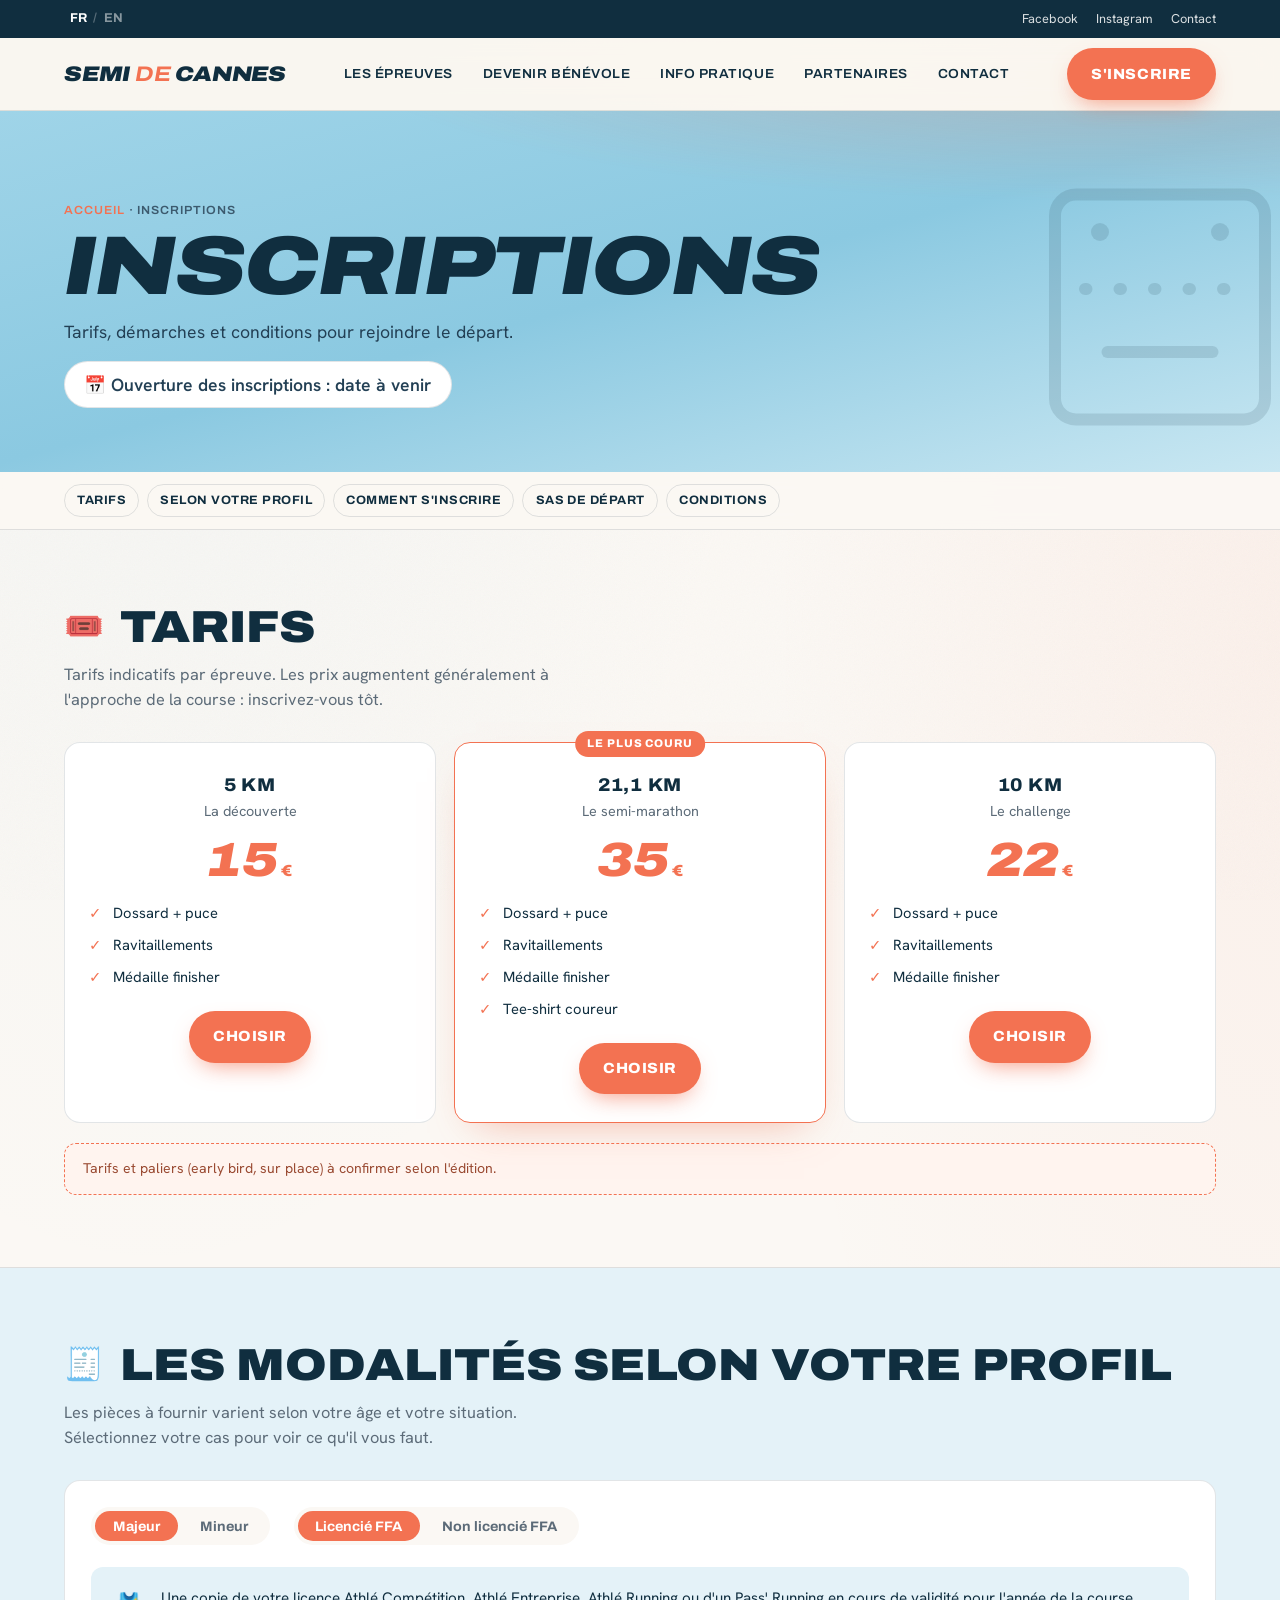
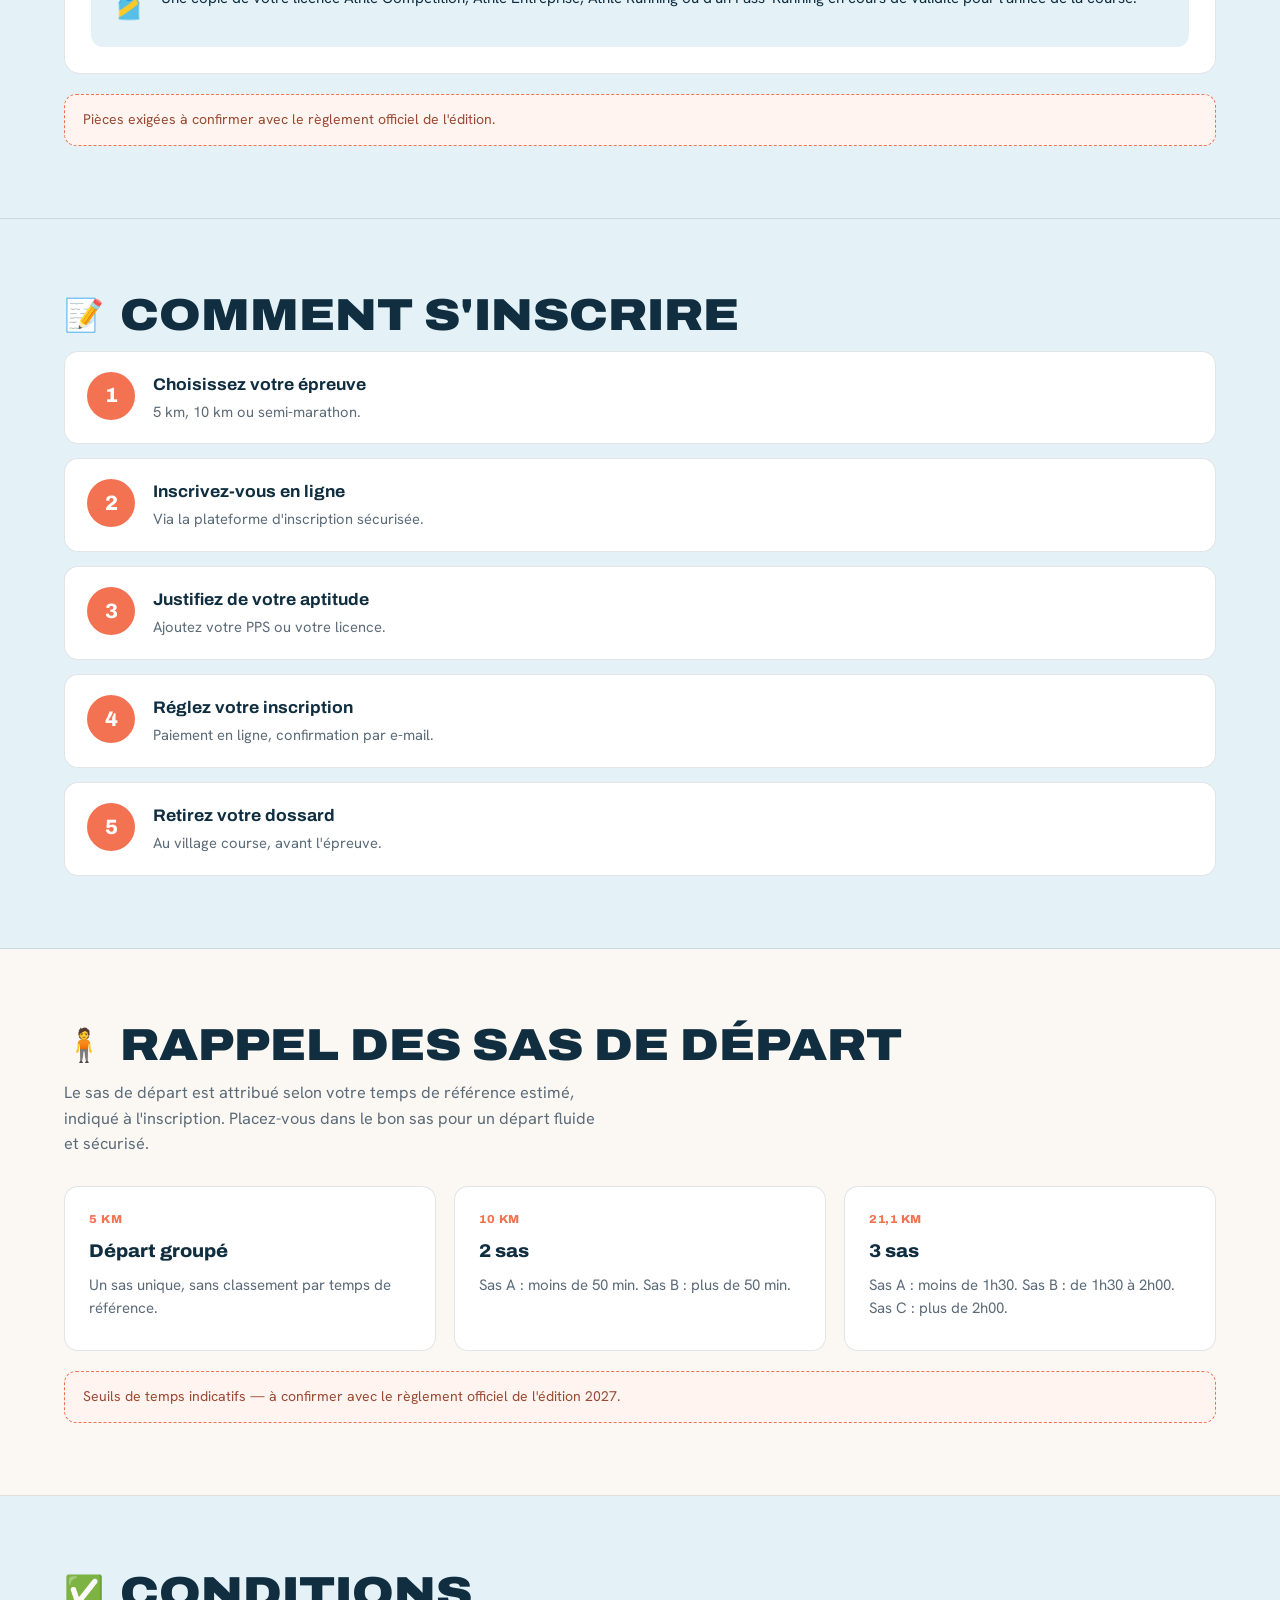
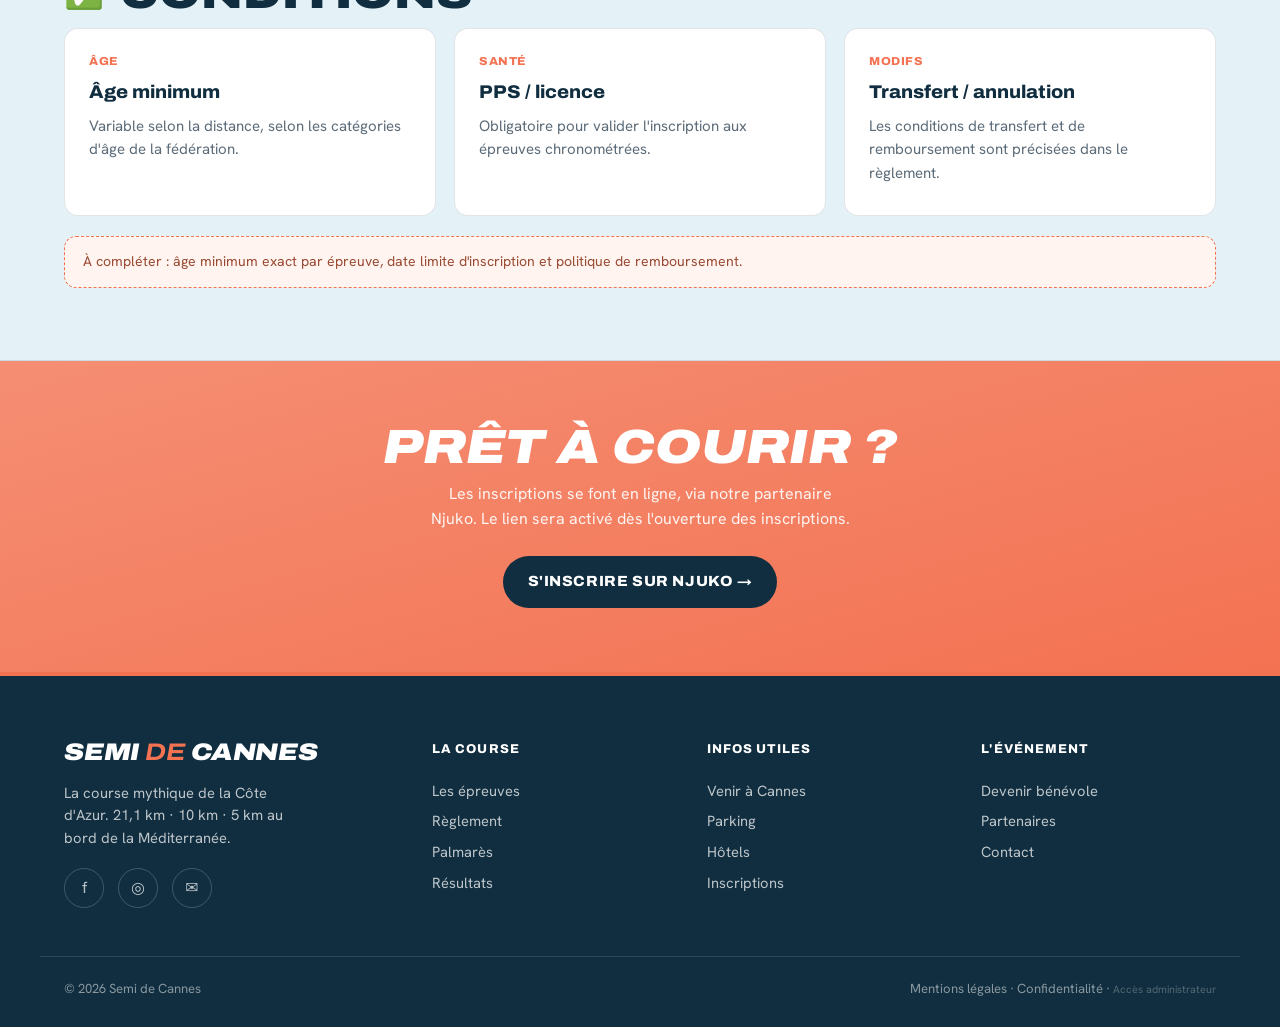
<file: inscriptions.html>
<!DOCTYPE html>
<html lang="fr">
<head>
<meta charset="UTF-8">
<meta name="viewport" content="width=device-width, initial-scale=1">
<title>Inscriptions — Semi de Cannes</title>
<meta name="description" content="Tarifs, démarches et conditions pour s'inscrire au Semi de Cannes (5, 10 et 21,1 km).">
<link rel="preconnect" href="https://fonts.googleapis.com">
<link rel="preconnect" href="https://fonts.gstatic.com" crossorigin>
<link href="https://fonts.googleapis.com/css2?family=Archivo:ital,wdth,wght@0,75..125,400..900;1,75..125,400..900&family=Hanken+Grotesk:wght@300;400;500;600;700;800&display=swap" rel="stylesheet">
<link rel="stylesheet" href="styles.css">
</head>
<body>
<div class="topbar">
  <div class="wrap">
    <div class="lang-toggle" aria-label="Choix de la langue">
      <button data-lang="fr" class="active">FR</button><span>/</span><button data-lang="en">EN</button>
    </div>
    <div class="socials">
      <a href="https://www.facebook.com/SemiDeCannes/" target="_blank" rel="noopener">Facebook</a>
      <a href="https://www.instagram.com/semidecannes/" target="_blank" rel="noopener">Instagram</a>
      <a href="mailto:contact@semi-cannes.com">Contact</a>
    </div>
  </div>
</div>
<header class="header" id="header">
  <div class="wrap nav">
    <a href="index.html" class="brand">Semi <b>de</b> Cannes</a>
        <nav class="nav-links" id="navLinks">
      <a href="la-course.html" data-fr="Les épreuves" data-en="The races">Les épreuves</a>
      <a href="benevoles.html" data-fr="Devenir bénévole" data-en="Volunteer">Devenir bénévole</a>
      <a href="infos-pratiques.html" data-fr="Info pratique" data-en="Practical info">Info pratique</a>
      <a href="partenaires.html" data-fr="Partenaires" data-en="Sponsors">Partenaires</a>
      <a href="contact.html" data-fr="Contact" data-en="Contact">Contact</a>
    </nav>
    <div class="nav-cta">
      <a href="inscriptions.html" class="btn btn-primary" data-fr="S'inscrire" data-en="Register">S'inscrire</a>
      <button class="burger" id="burger" aria-label="Menu"><span></span><span></span><span></span></button>
    </div>
  </div>
</header>
<section class="page-hero">
  <svg class="hero-motif" viewBox="0 0 200 200" fill="none" aria-hidden="true">
    <rect x="30" y="35" width="140" height="150" rx="14" stroke="currentColor" stroke-width="8"/>
    <circle cx="60" cy="60" r="6" fill="currentColor"/>
    <circle cx="140" cy="60" r="6" fill="currentColor"/>
    <line x1="50" y1="98" x2="150" y2="98" stroke="currentColor" stroke-width="8" stroke-linecap="round" stroke-dasharray="1 22"/>
    <line x1="65" y1="140" x2="135" y2="140" stroke="currentColor" stroke-width="8" stroke-linecap="round"/>
  </svg>
  <div class="wrap">
    <div class="crumbs"><a href="index.html" data-fr="Accueil" data-en="Home">Accueil</a> · <span data-fr="Inscriptions" data-en="Registration">Inscriptions</span></div>
    <h1 data-fr="Inscriptions" data-en="Registration">Inscriptions</h1>
    <p data-fr="Tarifs, démarches et conditions pour rejoindre le départ." data-en="Prices, steps and conditions to join the start line.">Tarifs, démarches et conditions pour rejoindre le départ.</p>
    <p class="date-badge" data-fr="📅 Ouverture des inscriptions : date à venir" data-en="📅 Registration opens: date to be announced">📅 Ouverture des inscriptions : date à venir</p>
  </div>
</section>
<nav class="toc" aria-label="Sommaire">
  <div class="wrap">
    <a href="#tarifs" data-fr="Tarifs" data-en="Prices">Tarifs</a>
    <a href="#modalites" data-fr="Selon votre profil" data-en="By profile">Selon votre profil</a>
    <a href="#comment" data-fr="Comment s'inscrire" data-en="How to">Comment s'inscrire</a>
    <a href="#sas" data-fr="Sas de départ" data-en="Start pens">Sas de départ</a>
    <a href="#conditions" data-fr="Conditions" data-en="Conditions">Conditions</a>
  </div>
</nav>
<section class="info-block" id="tarifs">
  <div class="wrap">
    <div class="head"><span class="ic">🎟️</span><h2 data-fr="Tarifs" data-en="Prices">Tarifs</h2></div>
    <p class="intro" data-fr="Tarifs indicatifs par épreuve. Les prix augmentent généralement à l'approche de la course : inscrivez-vous tôt." data-en="Indicative prices per race. Prices usually rise closer to race day: register early.">Tarifs indicatifs par épreuve. Les prix augmentent généralement à l'approche de la course : inscrivez-vous tôt.</p>
    <div class="price-grid">
      <div class="price-card">
        <div class="pc-name">5 km</div><div class="pc-dist" data-fr="La découverte" data-en="The discovery">La découverte</div>
        <div class="price-amount">15<small> €</small></div>
        <ul><li data-fr="Dossard + puce" data-en="Bib + chip">Dossard + puce</li><li data-fr="Ravitaillements" data-en="Aid stations">Ravitaillements</li><li data-fr="Médaille finisher" data-en="Finisher medal">Médaille finisher</li></ul>
        <a class="btn btn-primary" href="#sinscrire" data-fr="Choisir" data-en="Select">Choisir</a>
      </div>
      <div class="price-card feat">
        <span class="pc-badge" data-fr="Le plus couru" data-en="Most popular">Le plus couru</span>
        <div class="pc-name">21,1 km</div><div class="pc-dist" data-fr="Le semi-marathon" data-en="Half-marathon">Le semi-marathon</div>
        <div class="price-amount">35<small> €</small></div>
        <ul><li data-fr="Dossard + puce" data-en="Bib + chip">Dossard + puce</li><li data-fr="Ravitaillements" data-en="Aid stations">Ravitaillements</li><li data-fr="Médaille finisher" data-en="Finisher medal">Médaille finisher</li><li data-fr="Tee-shirt coureur" data-en="Runner t-shirt">Tee-shirt coureur</li></ul>
        <a class="btn btn-primary" href="#sinscrire" data-fr="Choisir" data-en="Select">Choisir</a>
      </div>
      <div class="price-card">
        <div class="pc-name">10 km</div><div class="pc-dist" data-fr="Le challenge" data-en="The challenge">Le challenge</div>
        <div class="price-amount">22<small> €</small></div>
        <ul><li data-fr="Dossard + puce" data-en="Bib + chip">Dossard + puce</li><li data-fr="Ravitaillements" data-en="Aid stations">Ravitaillements</li><li data-fr="Médaille finisher" data-en="Finisher medal">Médaille finisher</li></ul>
        <a class="btn btn-primary" href="#sinscrire" data-fr="Choisir" data-en="Select">Choisir</a>
      </div>
    </div>
    <div class="fill" data-fr="Tarifs et paliers (early bird, sur place) à confirmer selon l'édition." data-en="Prices and tiers (early bird, on-site) to confirm per edition.">Tarifs et paliers (early bird, sur place) à confirmer selon l'édition.</div>
  </div>
</section>

<section class="info-block" id="modalites">
  <div class="wrap">
    <div class="head"><span class="ic">🧾</span><h2 data-fr="Les modalités selon votre profil" data-en="Requirements based on your profile">Les modalités selon votre profil</h2></div>
    <p class="intro" data-fr="Les pièces à fournir varient selon votre âge et votre situation. Sélectionnez votre cas pour voir ce qu'il vous faut." data-en="Required documents vary by age and status. Select your case to see what you need.">Les pièces à fournir varient selon votre âge et votre situation. Sélectionnez votre cas pour voir ce qu'il vous faut.</p>

    <div class="profile-guide">
      <div class="pg-toggles">
        <div class="pg-group">
          <button class="pg-btn active" data-age="majeur" data-fr="Majeur" data-en="Adult">Majeur</button>
          <button class="pg-btn" data-age="mineur" data-fr="Mineur" data-en="Minor">Mineur</button>
        </div>
        <div class="pg-group">
          <button class="pg-btn active" data-lic="ffa" data-fr="Licencié FFA" data-en="FFA licence holder">Licencié FFA</button>
          <button class="pg-btn" data-lic="nonffa" data-fr="Non licencié FFA" data-en="No FFA licence">Non licencié FFA</button>
        </div>
      </div>

      <div class="pg-result" id="pgResult">
        <!-- rempli par JS -->
      </div>
    </div>

    <div class="fill" data-fr="Pièces exigées à confirmer avec le règlement officiel de l'édition." data-en="Required documents to confirm with the official event rules.">Pièces exigées à confirmer avec le règlement officiel de l'édition.</div>
  </div>
</section>

<script>
(function(){
  var DATA = {
    'majeur-ffa': {
      icon:'🎽',
      fr:"Une copie de votre licence Athlé Compétition, Athlé Entreprise, Athlé Running ou d'un Pass' Running en cours de validité pour l'année de la course.",
      en:"A copy of your Athlé Compétition, Athlé Entreprise, Athlé Running licence or a valid Pass' Running for the year of the race."
    },
    'majeur-nonffa': {
      icon:'🩺',
      fr:"Un Parcours Prévention Santé (PPS) renseigné, ou un certificat médical de non contre-indication à la pratique de la course à pied en compétition, datant de moins d'un an.",
      en:"A completed Health Prevention Pathway (PPS), or a medical certificate of no contraindication to competitive running, dated less than a year ago."
    },
    'mineur-ffa': {
      icon:'🎽',
      fr:"Une copie de la licence FFA (catégorie jeune) en cours de validité, ainsi qu'une autorisation parentale signée.",
      en:"A copy of a valid FFA youth-category licence, plus a signed parental authorisation."
    },
    'mineur-nonffa': {
      icon:'🩺',
      fr:"Un certificat médical de non contre-indication à la pratique de la course à pied en compétition, datant de moins d'un an, ainsi qu'une autorisation parentale signée.",
      en:"A medical certificate of no contraindication to competitive running, dated less than a year ago, plus a signed parental authorisation."
    }
  };
  var age = 'majeur', lic = 'ffa';
  var result = document.getElementById('pgResult');
  var lang = document.documentElement.lang || 'fr';

  function render(){
    lang = document.documentElement.lang || 'fr';
    var d = DATA[age+'-'+lic];
    var text = lang==='en' ? d.en : d.fr;
    result.innerHTML = '<span class="pg-ic">'+d.icon+'</span><p>'+text+'</p>';
  }
  document.querySelectorAll('.pg-btn[data-age]').forEach(function(b){
    b.addEventListener('click', function(){
      age = b.dataset.age;
      document.querySelectorAll('.pg-btn[data-age]').forEach(function(x){ x.classList.toggle('active', x===b); });
      render();
    });
  });
  document.querySelectorAll('.pg-btn[data-lic]').forEach(function(b){
    b.addEventListener('click', function(){
      lic = b.dataset.lic;
      document.querySelectorAll('.pg-btn[data-lic]').forEach(function(x){ x.classList.toggle('active', x===b); });
      render();
    });
  });
  render();
  // re-rendu si la langue du site change
  document.querySelectorAll('.lang-toggle button').forEach(function(b){ b.addEventListener('click', function(){ setTimeout(render, 0); }); });
})();
</script>

<section class="info-block" id="comment">
  <div class="wrap">
    <div class="head"><span class="ic">📝</span><h2 data-fr="Comment s'inscrire" data-en="How to register">Comment s'inscrire</h2></div>
    <div class="steps" style="margin-top:8px">
      <div class="step"><div><h4 data-fr="Choisissez votre épreuve" data-en="Choose your race">Choisissez votre épreuve</h4><p data-fr="5 km, 10 km ou semi-marathon." data-en="5 km, 10 km or half-marathon.">5 km, 10 km ou semi-marathon.</p></div></div>
      <div class="step"><div><h4 data-fr="Inscrivez-vous en ligne" data-en="Register online">Inscrivez-vous en ligne</h4><p data-fr="Via la plateforme d'inscription sécurisée." data-en="Through the secure registration platform.">Via la plateforme d'inscription sécurisée.</p></div></div>
      <div class="step"><div><h4 data-fr="Justifiez de votre aptitude" data-en="Provide your PPS / licence">Justifiez de votre aptitude</h4><p data-fr="Ajoutez votre PPS ou votre licence." data-en="Add your PPS or licence.">Ajoutez votre PPS ou votre licence.</p></div></div>
      <div class="step"><div><h4 data-fr="Réglez votre inscription" data-en="Pay">Réglez votre inscription</h4><p data-fr="Paiement en ligne, confirmation par e-mail." data-en="Online payment, email confirmation.">Paiement en ligne, confirmation par e-mail.</p></div></div>
      <div class="step"><div><h4 data-fr="Retirez votre dossard" data-en="Collect your bib">Retirez votre dossard</h4><p data-fr="Au village course, avant l'épreuve." data-en="At the race village, before the race.">Au village course, avant l'épreuve.</p></div></div>
    </div>
  </div>
</section>

<section class="info-block" id="sas">
  <div class="wrap">
    <div class="head"><span class="ic">🧍</span><h2 data-fr="Rappel des sas de départ" data-en="Start pens reminder">Rappel des sas de départ</h2></div>
    <p class="intro" data-fr="Le sas de départ est attribué selon votre temps de référence estimé, indiqué à l'inscription. Placez-vous dans le bon sas pour un départ fluide et sécurisé." data-en="Your start pen is assigned by your estimated finish time, given at registration. Line up in the right pen for a smooth, safe start.">Le sas de départ est attribué selon votre temps de référence estimé, indiqué à l'inscription. Placez-vous dans le bon sas pour un départ fluide et sécurisé.</p>

    <div class="cards">
      <div class="card">
        <span class="tag">5 km</span>
        <h3 data-fr="Départ groupé" data-en="Mass start">Départ groupé</h3>
        <p data-fr="Un sas unique, sans classement par temps de référence." data-en="A single pen, no seeding by estimated time.">Un sas unique, sans classement par temps de référence.</p>
      </div>
      <div class="card">
        <span class="tag">10 km</span>
        <h3 data-fr="2 sas" data-en="2 pens">2 sas</h3>
        <p data-fr="Sas A : moins de 50 min. Sas B : plus de 50 min." data-en="Pen A: under 50 min. Pen B: over 50 min.">Sas A : moins de 50 min. Sas B : plus de 50 min.</p>
      </div>
      <div class="card">
        <span class="tag">21,1 km</span>
        <h3 data-fr="3 sas" data-en="3 pens">3 sas</h3>
        <p data-fr="Sas A : moins de 1h30. Sas B : de 1h30 à 2h00. Sas C : plus de 2h00." data-en="Pen A: under 1h30. Pen B: 1h30–2h00. Pen C: over 2h00.">Sas A : moins de 1h30. Sas B : de 1h30 à 2h00. Sas C : plus de 2h00.</p>
      </div>
    </div>

    <div class="fill" data-fr="Seuils de temps indicatifs — à confirmer avec le règlement officiel de l'édition 2027." data-en="Indicative time thresholds — to confirm with the official 2027 rules.">Seuils de temps indicatifs — à confirmer avec le règlement officiel de l'édition 2027.</div>
  </div>
</section>

<section class="info-block" id="conditions">
  <div class="wrap">
    <div class="head"><span class="ic">✅</span><h2 data-fr="Conditions" data-en="Conditions">Conditions</h2></div>
    <div class="cards">
      <div class="card"><span class="tag" data-fr="Âge" data-en="Age">Âge</span><h3 data-fr="Âge minimum" data-en="Minimum age">Âge minimum</h3><p data-fr="Variable selon la distance, selon les catégories d'âge de la fédération." data-en="Varies by distance, per federation age categories.">Variable selon la distance, selon les catégories d'âge de la fédération.</p></div>
      <div class="card"><span class="tag" data-fr="Santé" data-en="Health">Santé</span><h3 data-fr="PPS / licence" data-en="PPS / licence">PPS / licence</h3><p data-fr="Obligatoire pour valider l'inscription aux épreuves chronométrées." data-en="Required to validate registration for timed races.">Obligatoire pour valider l'inscription aux épreuves chronométrées.</p></div>
      <div class="card"><span class="tag" data-fr="Modifs" data-en="Changes">Modifs</span><h3 data-fr="Transfert / annulation" data-en="Transfer / cancellation">Transfert / annulation</h3><p data-fr="Les conditions de transfert et de remboursement sont précisées dans le règlement." data-en="Transfer and refund terms are detailed in the rules.">Les conditions de transfert et de remboursement sont précisées dans le règlement.</p></div>
    </div>
    <div class="fill" data-fr="À compléter : âge minimum exact par épreuve, date limite d'inscription et politique de remboursement." data-en="To complete: exact minimum age per race, registration deadline and refund policy.">À compléter : âge minimum exact par épreuve, date limite d'inscription et politique de remboursement.</div>
  </div>
</section>

<section class="cta-band" id="sinscrire">
  <div class="wrap">
    <h2 data-fr="Prêt à courir ?" data-en="Ready to run?">Prêt à courir ?</h2>
    <p data-fr="Les inscriptions se font en ligne, via notre partenaire Njuko. Le lien sera activé dès l'ouverture des inscriptions." data-en="Registration is online, via our partner Njuko. The link will go live once registration opens.">Les inscriptions se font en ligne, via notre partenaire Njuko. Le lien sera activé dès l'ouverture des inscriptions.</p>
    <a class="btn btn-dark" href="#" data-fr="S'inscrire sur Njuko →" data-en="Register on Njuko →">S'inscrire sur Njuko →</a>
  </div>
</section>
<footer class="footer">
  <div class="wrap foot-grid">
    <div class="foot-brand">
      <span class="brand">Semi <b style="color:var(--coral)">de</b> Cannes</span>
      <p data-fr="La course mythique de la Côte d'Azur. 21,1 km · 10 km · 5 km au bord de la Méditerranée." data-en="The Riviera's iconic race. 21.1 km · 10 km · 5 km by the Mediterranean.">La course mythique de la Côte d'Azur. 21,1 km · 10 km · 5 km au bord de la Méditerranée.</p>
      <div class="foot-socials">
        <a href="https://www.facebook.com/SemiDeCannes/" target="_blank" rel="noopener" aria-label="Facebook">f</a>
        <a href="https://www.instagram.com/semidecannes/" target="_blank" rel="noopener" aria-label="Instagram">◎</a>
        <a href="mailto:contact@semi-cannes.com" aria-label="Email">✉</a>
      </div>
    </div>
    <div class="foot-col">
      <h5 data-fr="La course" data-en="The race">La course</h5>
      <a href="la-course.html#epreuves" data-fr="Les épreuves" data-en="The races">Les épreuves</a>
      <a href="la-course.html#reglement" data-fr="Règlement" data-en="Rules">Règlement</a>
      <a href="la-course.html#palmares" data-fr="Palmarès" data-en="Hall of fame">Palmarès</a>
      <a href="la-course.html#resultats" data-fr="Résultats" data-en="Results">Résultats</a>
    </div>
    <div class="foot-col">
      <h5 data-fr="Infos utiles" data-en="Practical info">Infos utiles</h5>
      <a href="infos-pratiques.html#acces" data-fr="Venir à Cannes" data-en="Getting here">Venir à Cannes</a>
      <a href="infos-pratiques.html#parking" data-fr="Parking" data-en="Parking">Parking</a>
      <a href="infos-pratiques.html#hotels" data-fr="Hôtels" data-en="Hotels">Hôtels</a>
      <a href="inscriptions.html" data-fr="Inscriptions" data-en="Registration">Inscriptions</a>
    </div>
    <div class="foot-col">
      <h5 data-fr="L'événement" data-en="The event">L'événement</h5>
      <a href="benevoles.html" data-fr="Devenir bénévole" data-en="Volunteer">Devenir bénévole</a>
      <a href="partenaires.html" data-fr="Partenaires" data-en="Sponsors">Partenaires</a>
      <a href="contact.html" data-fr="Contact" data-en="Contact">Contact</a>
    </div>
  </div>
  <div class="wrap foot-bottom">
    <span>© <span id="year"></span> Semi de Cannes</span>
    <span><a href="#" data-fr="Mentions légales" data-en="Legal">Mentions légales</a> · <a href="#" data-fr="Confidentialité" data-en="Privacy">Confidentialité</a> · <a href="editeur.html" class="admin-link" data-fr="Accès administrateur" data-en="Admin access">Accès administrateur</a></span>
  </div>
</footer>
<script>
document.getElementById('year').textContent=new Date().getFullYear();
const burger=document.getElementById('burger'),navLinks=document.getElementById('navLinks');
burger.addEventListener('click',()=>navLinks.classList.toggle('open'));
navLinks.querySelectorAll('a').forEach(a=>a.addEventListener('click',()=>navLinks.classList.remove('open')));
const header=document.getElementById('header');
addEventListener('scroll',()=>header.classList.toggle('scrolled',scrollY>10));
const langBtns=document.querySelectorAll('.lang-toggle button');
function setLang(lang){document.documentElement.lang=lang;document.querySelectorAll('[data-fr]').forEach(el=>{const t=el.getAttribute('data-'+lang);if(t!=null)el.innerHTML=t;});langBtns.forEach(b=>b.classList.toggle('active',b.dataset.lang===lang));}
langBtns.forEach(b=>b.addEventListener('click',()=>setLang(b.dataset.lang)));
</script>
<script>
/* Mémorise la langue choisie et la réapplique sur chaque page */
(function(){
  function apply(lang){
    document.documentElement.lang=lang;
    document.querySelectorAll('[data-fr]').forEach(function(el){var t=el.getAttribute('data-'+lang); if(t!=null) el.innerHTML=t;});
    document.querySelectorAll('.lang-toggle button').forEach(function(b){b.classList.toggle('active',b.dataset.lang===lang);});
  }
  document.querySelectorAll('.lang-toggle button').forEach(function(b){
    b.addEventListener('click',function(){try{localStorage.setItem('sdc_lang',b.dataset.lang);}catch(e){}});
  });
  try{var l=localStorage.getItem('sdc_lang'); if(l&&l!=='fr') apply(l);}catch(e){}
})();
</script>
<script>
/* ---- Révélation progressive au scroll (titres, cartes, grilles...) ---- */
(function(){
  var SEL = '.info-block .head, .info-block > .wrap > .intro, .cards > .card, .race-grid > .race-card, '+
    '.info-grid > .info-tile, .logo-row > figure, .timeline > .tl-item, .accordion > details, '+
    '.ecar-track > .ecar-slide, .stat-grid > .stat, .badges > .badge, .facts > .fact, '+
    '.foot-grid > div, .mini-map-block, .profile-guide';
  var els = Array.from(document.querySelectorAll(SEL)).filter(function(el){ return !el.classList.contains('reveal'); });
  if(!els.length) return;
  var seen = [];
  els.forEach(function(el){
    el.classList.add('reveal-el');
    var p = el.parentElement, rec = null;
    for(var i=0;i<seen.length;i++){ if(seen[i].p===p){ rec=seen[i]; break; } }
    if(!rec){ rec={p:p, n:0}; seen.push(rec); }
    el.style.transitionDelay = Math.min(rec.n*70, 420)+'ms';
    rec.n++;
  });
  if(!window.IntersectionObserver){ els.forEach(function(el){ el.classList.add('in'); }); return; }
  var io = new IntersectionObserver(function(entries){
    entries.forEach(function(e){ if(e.isIntersecting){ e.target.classList.add('in'); io.unobserve(e.target); } });
  }, {threshold:.12});
  els.forEach(function(el){ io.observe(el); });
})();
</script>
</body>
</html>
</file>
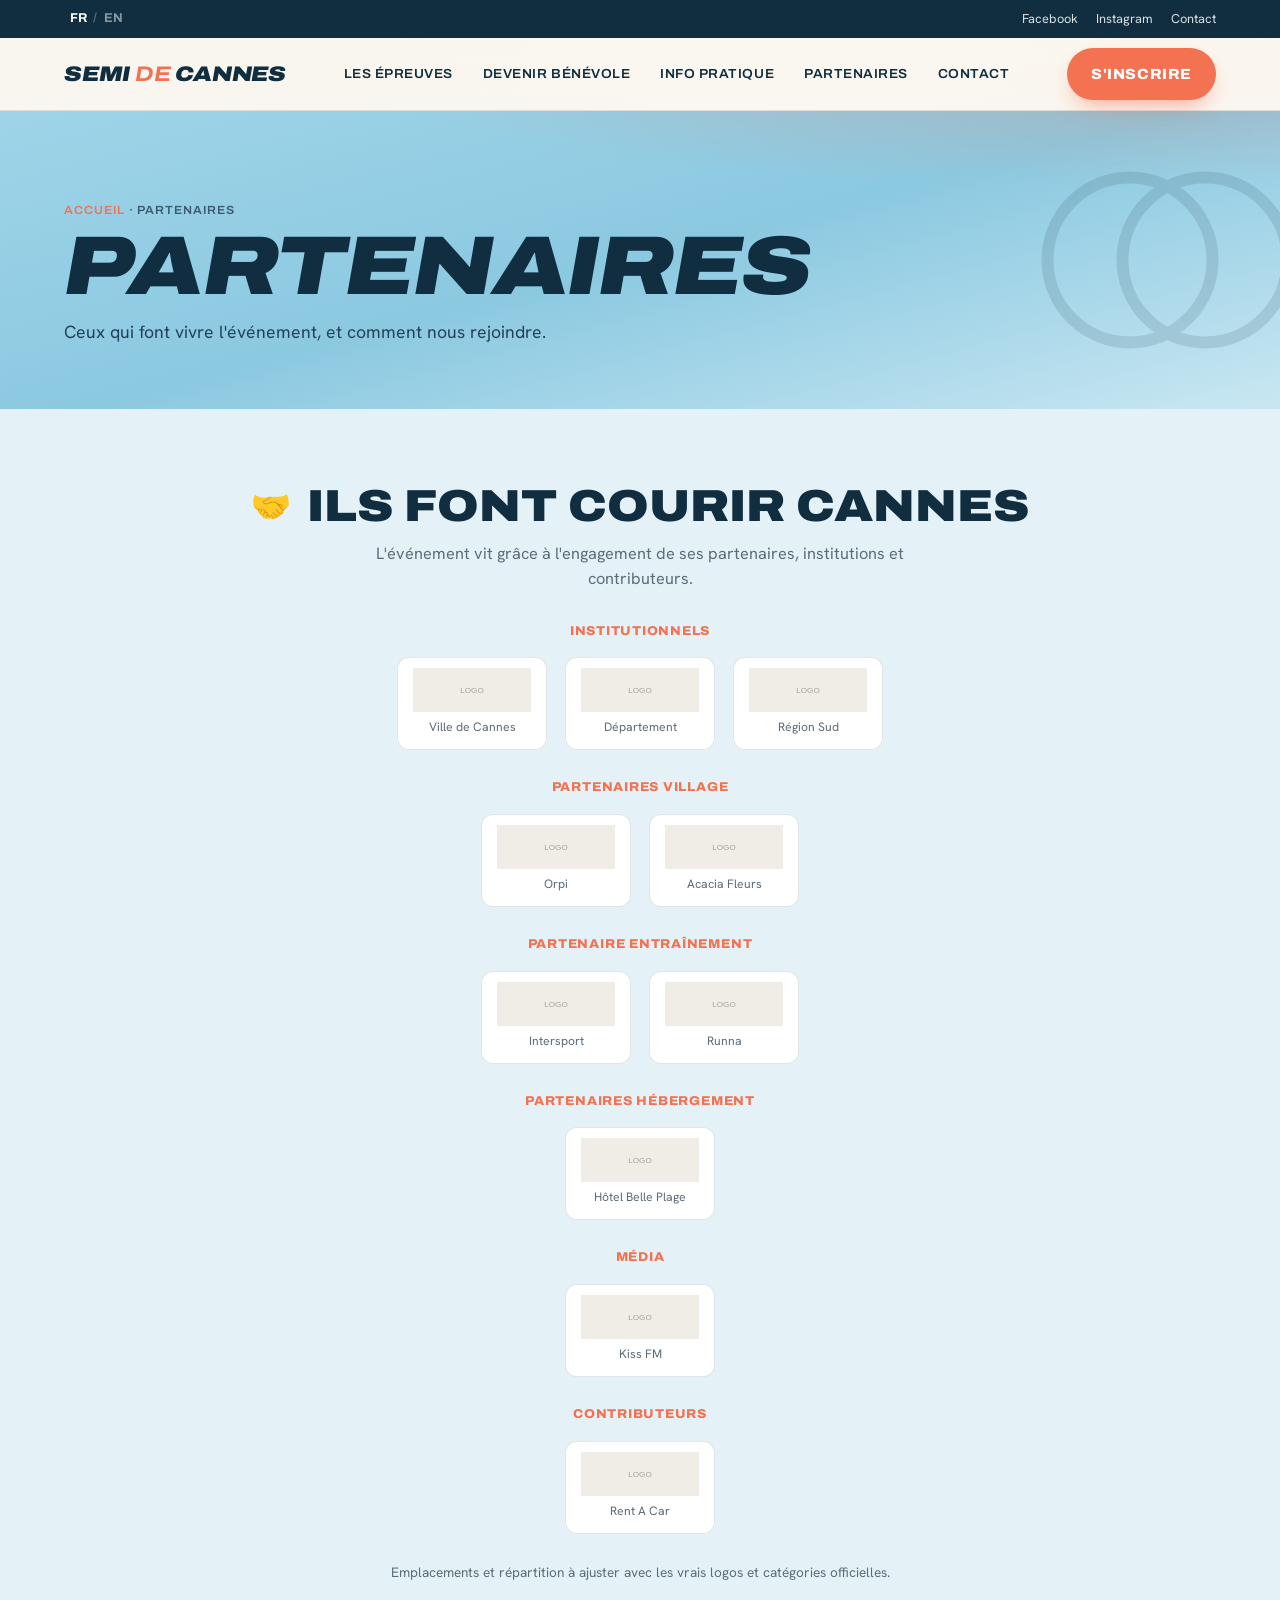
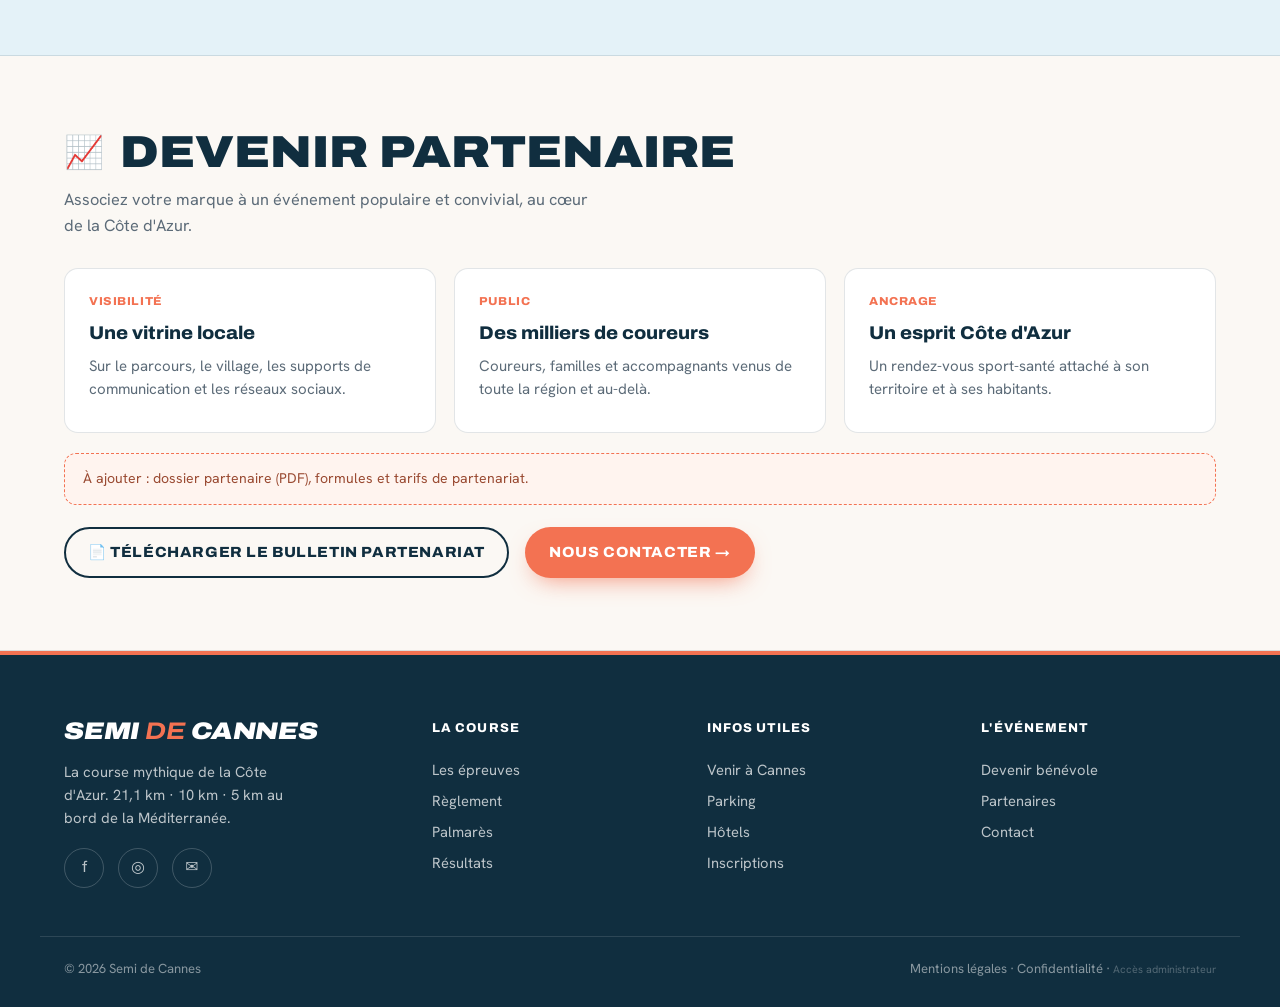
<file: partenaires.html>
<!DOCTYPE html>
<html lang="fr">
<head>
<meta charset="UTF-8">
<meta name="viewport" content="width=device-width, initial-scale=1">
<title>Partenaires — Semi de Cannes</title>
<meta name="description" content="Les partenaires du Semi de Cannes et comment associer votre marque à l'événement.">
<link rel="preconnect" href="https://fonts.googleapis.com">
<link rel="preconnect" href="https://fonts.gstatic.com" crossorigin>
<link href="https://fonts.googleapis.com/css2?family=Archivo:ital,wdth,wght@0,75..125,400..900;1,75..125,400..900&family=Hanken+Grotesk:wght@300;400;500;600;700;800&display=swap" rel="stylesheet">
<link rel="stylesheet" href="styles.css">
</head>
<body>
<div class="topbar">
  <div class="wrap">
    <div class="lang-toggle" aria-label="Choix de la langue">
      <button data-lang="fr" class="active">FR</button><span>/</span><button data-lang="en">EN</button>
    </div>
    <div class="socials">
      <a href="https://www.facebook.com/SemiDeCannes/" target="_blank" rel="noopener">Facebook</a>
      <a href="https://www.instagram.com/semidecannes/" target="_blank" rel="noopener">Instagram</a>
      <a href="mailto:contact@semi-cannes.com">Contact</a>
    </div>
  </div>
</div>
<header class="header" id="header">
  <div class="wrap nav">
    <a href="index.html" class="brand">Semi <b>de</b> Cannes</a>
        <nav class="nav-links" id="navLinks">
      <a href="la-course.html" data-fr="Les épreuves" data-en="The races">Les épreuves</a>
      <a href="benevoles.html" data-fr="Devenir bénévole" data-en="Volunteer">Devenir bénévole</a>
      <a href="infos-pratiques.html" data-fr="Info pratique" data-en="Practical info">Info pratique</a>
      <a href="partenaires.html" data-fr="Partenaires" data-en="Sponsors">Partenaires</a>
      <a href="contact.html" data-fr="Contact" data-en="Contact">Contact</a>
    </nav>
    <div class="nav-cta">
      <a href="inscriptions.html" class="btn btn-primary" data-fr="S'inscrire" data-en="Register">S'inscrire</a>
      <button class="burger" id="burger" aria-label="Menu"><span></span><span></span><span></span></button>
    </div>
  </div>
</header>
<section class="page-hero">
  <svg class="hero-motif" viewBox="0 0 200 200" fill="none" aria-hidden="true">
    <circle cx="80" cy="100" r="55" stroke="currentColor" stroke-width="8"/>
    <circle cx="130" cy="100" r="55" stroke="currentColor" stroke-width="8"/>
  </svg>
  <div class="wrap">
    <div class="crumbs"><a href="index.html" data-fr="Accueil" data-en="Home">Accueil</a> · <span data-fr="Partenaires" data-en="Partners">Partenaires</span></div>
    <h1 data-fr="Partenaires" data-en="Sponsors">Partenaires</h1>
    <p data-fr="Ceux qui font vivre l'événement, et comment nous rejoindre." data-en="Those who make the event happen, and how to join them.">Ceux qui font vivre l'événement, et comment nous rejoindre.</p>
  </div>
</section>
<section class="info-block" id="partenaires-liste">
  <div class="wrap" style="text-align:center">
    <div class="head" style="justify-content:center"><span class="ic">🤝</span><h2 data-fr="Ils font courir Cannes" data-en="They make Cannes run">Ils font courir Cannes</h2></div>
    <p class="intro" style="margin:0 auto 30px" data-fr="L'événement vit grâce à l'engagement de ses partenaires, institutions et contributeurs." data-en="The event thrives thanks to its partners, institutions and contributors.">L'événement vit grâce à l'engagement de ses partenaires, institutions et contributeurs.</p>

    <div class="tier-label" data-fr="Institutionnels" data-en="Institutional">Institutionnels</div>
    <div class="logo-row">
      <figure class="logo-chip"><img src="data:image/svg+xml,%3Csvg xmlns='http://www.w3.org/2000/svg' width='160' height='60'%3E%3Crect width='160' height='60' fill='%23F0EDE6'/%3E%3Ctext x='80' y='34' font-family='Arial' font-size='11' fill='%23A9A196' text-anchor='middle'%3ELOGO%3C/text%3E%3C/svg%3E" alt="Ville de Cannes"><figcaption data-fr="Ville de Cannes" data-en="Ville de Cannes">Ville de Cannes</figcaption></figure>
      <figure class="logo-chip"><img src="data:image/svg+xml,%3Csvg xmlns='http://www.w3.org/2000/svg' width='160' height='60'%3E%3Crect width='160' height='60' fill='%23F0EDE6'/%3E%3Ctext x='80' y='34' font-family='Arial' font-size='11' fill='%23A9A196' text-anchor='middle'%3ELOGO%3C/text%3E%3C/svg%3E" alt="Département"><figcaption data-fr="Département" data-en="Département">Département</figcaption></figure>
      <figure class="logo-chip"><img src="data:image/svg+xml,%3Csvg xmlns='http://www.w3.org/2000/svg' width='160' height='60'%3E%3Crect width='160' height='60' fill='%23F0EDE6'/%3E%3Ctext x='80' y='34' font-family='Arial' font-size='11' fill='%23A9A196' text-anchor='middle'%3ELOGO%3C/text%3E%3C/svg%3E" alt="Région Sud"><figcaption data-fr="Région Sud" data-en="Région Sud">Région Sud</figcaption></figure>
    </div>

    <div class="tier-label" data-fr="Partenaires village" data-en="Village partners">Partenaires village</div>
    <div class="logo-row">
      <figure class="logo-chip"><img src="data:image/svg+xml,%3Csvg xmlns='http://www.w3.org/2000/svg' width='160' height='60'%3E%3Crect width='160' height='60' fill='%23F0EDE6'/%3E%3Ctext x='80' y='34' font-family='Arial' font-size='11' fill='%23A9A196' text-anchor='middle'%3ELOGO%3C/text%3E%3C/svg%3E" alt="Orpi"><figcaption data-fr="Orpi" data-en="Orpi">Orpi</figcaption></figure>
      <figure class="logo-chip"><img src="data:image/svg+xml,%3Csvg xmlns='http://www.w3.org/2000/svg' width='160' height='60'%3E%3Crect width='160' height='60' fill='%23F0EDE6'/%3E%3Ctext x='80' y='34' font-family='Arial' font-size='11' fill='%23A9A196' text-anchor='middle'%3ELOGO%3C/text%3E%3C/svg%3E" alt="Acacia Fleurs"><figcaption data-fr="Acacia Fleurs" data-en="Acacia Fleurs">Acacia Fleurs</figcaption></figure>
    </div>

    <div class="tier-label" data-fr="Partenaire entraînement" data-en="Training partner">Partenaire entraînement</div>
    <div class="logo-row">
      <figure class="logo-chip"><img src="data:image/svg+xml,%3Csvg xmlns='http://www.w3.org/2000/svg' width='160' height='60'%3E%3Crect width='160' height='60' fill='%23F0EDE6'/%3E%3Ctext x='80' y='34' font-family='Arial' font-size='11' fill='%23A9A196' text-anchor='middle'%3ELOGO%3C/text%3E%3C/svg%3E" alt="Intersport"><figcaption data-fr="Intersport" data-en="Intersport">Intersport</figcaption></figure>
      <figure class="logo-chip"><img src="data:image/svg+xml,%3Csvg xmlns='http://www.w3.org/2000/svg' width='160' height='60'%3E%3Crect width='160' height='60' fill='%23F0EDE6'/%3E%3Ctext x='80' y='34' font-family='Arial' font-size='11' fill='%23A9A196' text-anchor='middle'%3ELOGO%3C/text%3E%3C/svg%3E" alt="Runna"><figcaption data-fr="Runna" data-en="Runna">Runna</figcaption></figure>
    </div>

    <div class="tier-label" data-fr="Partenaires hébergement" data-en="Accommodation partners">Partenaires hébergement</div>
    <div class="logo-row">
      <figure class="logo-chip"><img src="data:image/svg+xml,%3Csvg xmlns='http://www.w3.org/2000/svg' width='160' height='60'%3E%3Crect width='160' height='60' fill='%23F0EDE6'/%3E%3Ctext x='80' y='34' font-family='Arial' font-size='11' fill='%23A9A196' text-anchor='middle'%3ELOGO%3C/text%3E%3C/svg%3E" alt="Hôtel Belle Plage"><figcaption data-fr="Hôtel Belle Plage" data-en="Hôtel Belle Plage">Hôtel Belle Plage</figcaption></figure>
    </div>

    <div class="tier-label" data-fr="Média" data-en="Media">Média</div>
    <div class="logo-row">
      <figure class="logo-chip"><img src="data:image/svg+xml,%3Csvg xmlns='http://www.w3.org/2000/svg' width='160' height='60'%3E%3Crect width='160' height='60' fill='%23F0EDE6'/%3E%3Ctext x='80' y='34' font-family='Arial' font-size='11' fill='%23A9A196' text-anchor='middle'%3ELOGO%3C/text%3E%3C/svg%3E" alt="Kiss FM"><figcaption data-fr="Kiss FM" data-en="Kiss FM">Kiss FM</figcaption></figure>
    </div>

    <div class="tier-label" data-fr="Contributeurs" data-en="Contributors">Contributeurs</div>
    <div class="logo-row">
      <figure class="logo-chip"><img src="data:image/svg+xml,%3Csvg xmlns='http://www.w3.org/2000/svg' width='160' height='60'%3E%3Crect width='160' height='60' fill='%23F0EDE6'/%3E%3Ctext x='80' y='34' font-family='Arial' font-size='11' fill='%23A9A196' text-anchor='middle'%3ELOGO%3C/text%3E%3C/svg%3E" alt="Rent A Car"><figcaption data-fr="Rent A Car" data-en="Rent A Car">Rent A Car</figcaption></figure>
    </div>

    <p class="note" style="margin-top:18px;color:var(--muted);font-size:.85rem" data-fr="Emplacements et répartition à ajuster avec les vrais logos et catégories officielles." data-en="Placeholders and categories to adjust with official logos.">Emplacements et répartition à ajuster avec les vrais logos et catégories officielles.</p>
  </div>
</section>

<section class="info-block" id="devenir">
  <div class="wrap">
    <div class="head"><span class="ic">📈</span><h2 data-fr="Devenir partenaire" data-en="Become a partner">Devenir partenaire</h2></div>
    <p class="intro" data-fr="Associez votre marque à un événement populaire et convivial, au cœur de la Côte d'Azur." data-en="Associate your brand with a popular, friendly event in the heart of the Riviera.">Associez votre marque à un événement populaire et convivial, au cœur de la Côte d'Azur.</p>
    <div class="cards">
      <div class="card"><span class="tag" data-fr="Visibilité" data-en="Visibility">Visibilité</span><h3 data-fr="Une vitrine locale" data-en="A local showcase">Une vitrine locale</h3><p data-fr="Sur le parcours, le village, les supports de communication et les réseaux sociaux." data-en="On the course, the village, communication materials and social media.">Sur le parcours, le village, les supports de communication et les réseaux sociaux.</p></div>
      <div class="card"><span class="tag" data-fr="Public" data-en="Audience">Public</span><h3 data-fr="Des milliers de coureurs" data-en="Thousands of runners">Des milliers de coureurs</h3><p data-fr="Coureurs, familles et accompagnants venus de toute la région et au-delà." data-en="Runners, families and supporters from across the region and beyond.">Coureurs, familles et accompagnants venus de toute la région et au-delà.</p></div>
      <div class="card"><span class="tag" data-fr="Ancrage" data-en="Roots">Ancrage</span><h3 data-fr="Un esprit Côte d'Azur" data-en="A Riviera spirit">Un esprit Côte d'Azur</h3><p data-fr="Un rendez-vous sport-santé attaché à son territoire et à ses habitants." data-en="A sport-and-health event rooted in its area and its people.">Un rendez-vous sport-santé attaché à son territoire et à ses habitants.</p></div>
    </div>
    <div class="fill" data-fr="À ajouter : dossier partenaire (PDF), formules et tarifs de partenariat." data-en="To add: partner pack (PDF), partnership packages and prices.">À ajouter : dossier partenaire (PDF), formules et tarifs de partenariat.</div>
    <p style="margin-top:22px;display:flex;gap:16px;flex-wrap:wrap">
      <a class="btn btn-outline" href="#" data-fr="📄 Télécharger le bulletin partenariat" data-en="📄 Download partnership form">📄 Télécharger le bulletin partenariat</a>
      <a class="btn btn-primary" href="contact.html" data-fr="Nous contacter →" data-en="Contact us →">Nous contacter →</a>
    </p>
  </div>
</section>
<footer class="footer">
  <div class="wrap foot-grid">
    <div class="foot-brand">
      <span class="brand">Semi <b style="color:var(--coral)">de</b> Cannes</span>
      <p data-fr="La course mythique de la Côte d'Azur. 21,1 km · 10 km · 5 km au bord de la Méditerranée." data-en="The Riviera's iconic race. 21.1 km · 10 km · 5 km by the Mediterranean.">La course mythique de la Côte d'Azur. 21,1 km · 10 km · 5 km au bord de la Méditerranée.</p>
      <div class="foot-socials">
        <a href="https://www.facebook.com/SemiDeCannes/" target="_blank" rel="noopener" aria-label="Facebook">f</a>
        <a href="https://www.instagram.com/semidecannes/" target="_blank" rel="noopener" aria-label="Instagram">◎</a>
        <a href="mailto:contact@semi-cannes.com" aria-label="Email">✉</a>
      </div>
    </div>
    <div class="foot-col">
      <h5 data-fr="La course" data-en="The race">La course</h5>
      <a href="la-course.html#epreuves" data-fr="Les épreuves" data-en="The races">Les épreuves</a>
      <a href="la-course.html#reglement" data-fr="Règlement" data-en="Rules">Règlement</a>
      <a href="la-course.html#palmares" data-fr="Palmarès" data-en="Hall of fame">Palmarès</a>
      <a href="la-course.html#resultats" data-fr="Résultats" data-en="Results">Résultats</a>
    </div>
    <div class="foot-col">
      <h5 data-fr="Infos utiles" data-en="Practical info">Infos utiles</h5>
      <a href="infos-pratiques.html#acces" data-fr="Venir à Cannes" data-en="Getting here">Venir à Cannes</a>
      <a href="infos-pratiques.html#parking" data-fr="Parking" data-en="Parking">Parking</a>
      <a href="infos-pratiques.html#hotels" data-fr="Hôtels" data-en="Hotels">Hôtels</a>
      <a href="inscriptions.html" data-fr="Inscriptions" data-en="Registration">Inscriptions</a>
    </div>
    <div class="foot-col">
      <h5 data-fr="L'événement" data-en="The event">L'événement</h5>
      <a href="benevoles.html" data-fr="Devenir bénévole" data-en="Volunteer">Devenir bénévole</a>
      <a href="partenaires.html" data-fr="Partenaires" data-en="Sponsors">Partenaires</a>
      <a href="contact.html" data-fr="Contact" data-en="Contact">Contact</a>
    </div>
  </div>
  <div class="wrap foot-bottom">
    <span>© <span id="year"></span> Semi de Cannes</span>
    <span><a href="#" data-fr="Mentions légales" data-en="Legal">Mentions légales</a> · <a href="#" data-fr="Confidentialité" data-en="Privacy">Confidentialité</a> · <a href="editeur.html" class="admin-link" data-fr="Accès administrateur" data-en="Admin access">Accès administrateur</a></span>
  </div>
</footer>
<script>
document.getElementById('year').textContent=new Date().getFullYear();
const burger=document.getElementById('burger'),navLinks=document.getElementById('navLinks');
burger.addEventListener('click',()=>navLinks.classList.toggle('open'));
navLinks.querySelectorAll('a').forEach(a=>a.addEventListener('click',()=>navLinks.classList.remove('open')));
const header=document.getElementById('header');
addEventListener('scroll',()=>header.classList.toggle('scrolled',scrollY>10));
const langBtns=document.querySelectorAll('.lang-toggle button');
function setLang(lang){document.documentElement.lang=lang;document.querySelectorAll('[data-fr]').forEach(el=>{const t=el.getAttribute('data-'+lang);if(t!=null)el.innerHTML=t;});langBtns.forEach(b=>b.classList.toggle('active',b.dataset.lang===lang));}
langBtns.forEach(b=>b.addEventListener('click',()=>setLang(b.dataset.lang)));
</script>
<script>
/* Mémorise la langue choisie et la réapplique sur chaque page */
(function(){
  function apply(lang){
    document.documentElement.lang=lang;
    document.querySelectorAll('[data-fr]').forEach(function(el){var t=el.getAttribute('data-'+lang); if(t!=null) el.innerHTML=t;});
    document.querySelectorAll('.lang-toggle button').forEach(function(b){b.classList.toggle('active',b.dataset.lang===lang);});
  }
  document.querySelectorAll('.lang-toggle button').forEach(function(b){
    b.addEventListener('click',function(){try{localStorage.setItem('sdc_lang',b.dataset.lang);}catch(e){}});
  });
  try{var l=localStorage.getItem('sdc_lang'); if(l&&l!=='fr') apply(l);}catch(e){}
})();
</script>
<script>
/* ---- Révélation progressive au scroll (titres, cartes, grilles...) ---- */
(function(){
  var SEL = '.info-block .head, .info-block > .wrap > .intro, .cards > .card, .race-grid > .race-card, '+
    '.info-grid > .info-tile, .logo-row > figure, .timeline > .tl-item, .accordion > details, '+
    '.ecar-track > .ecar-slide, .stat-grid > .stat, .badges > .badge, .facts > .fact, '+
    '.foot-grid > div, .mini-map-block, .profile-guide';
  var els = Array.from(document.querySelectorAll(SEL)).filter(function(el){ return !el.classList.contains('reveal'); });
  if(!els.length) return;
  var seen = [];
  els.forEach(function(el){
    el.classList.add('reveal-el');
    var p = el.parentElement, rec = null;
    for(var i=0;i<seen.length;i++){ if(seen[i].p===p){ rec=seen[i]; break; } }
    if(!rec){ rec={p:p, n:0}; seen.push(rec); }
    el.style.transitionDelay = Math.min(rec.n*70, 420)+'ms';
    rec.n++;
  });
  if(!window.IntersectionObserver){ els.forEach(function(el){ el.classList.add('in'); }); return; }
  var io = new IntersectionObserver(function(entries){
    entries.forEach(function(e){ if(e.isIntersecting){ e.target.classList.add('in'); io.unobserve(e.target); } });
  }, {threshold:.12});
  els.forEach(function(el){ io.observe(el); });
})();
</script>
</body>
</html>
</file>
<file: styles.css>
/* ============ TOKENS ============ */
:root{
  /* ----- Couleurs de marque ----- */
  --coral:#F37252;       /* couleur principale / action */
  --sky:#8BC9E1;         /* seconde couleur / bleu ciel */
  --sky-pale:#E4F2F8;    /* bleu ciel très clair pour les fonds */
  /* ----- Dérivées ----- */
  --coral-dark:#E45A39;  /* hover */
  --coral-soft:#F58E73;
  --sky-deep:#4E9CBC;    /* bleu plus profond pour gradients */
  --sky-ink:#2C5E74;
  --navy:#102E3F;        /* texte / fond profond mer */
  --navy-2:#1A4256;
  --sand:#F5ECE2;        /* sable */
  --cream:#FBF8F4;       /* fond clair */
  --ink:#102E3F;
  --muted:#5C6B78;
  --line:rgba(16,46,63,.12);

  --maxw:1200px;
  --r:18px;

  --d-display:"Archivo",system-ui,sans-serif;
  --d-body:"Hanken Grotesk",system-ui,sans-serif;
}

/* ============ RESET ============ */
*{margin:0;padding:0;box-sizing:border-box}
html{scroll-behavior:smooth}
body{
  font-family:var(--d-body);
  color:var(--ink);
  background:
    radial-gradient(120% 90% at 12% -10%, rgba(139,201,225,.10) 0%, rgba(139,201,225,0) 45%),
    radial-gradient(100% 80% at 100% 15%, rgba(243,114,82,.06) 0%, rgba(243,114,82,0) 40%),
    var(--cream);
  line-height:1.55;
  -webkit-font-smoothing:antialiased;
  overflow-x:hidden;
  position:relative;
}
body::before{
  content:"";
  position:fixed; inset:0; z-index:-1; pointer-events:none;
  opacity:.035; mix-blend-mode:multiply;
  background-image:url("data:image/svg+xml,%3Csvg xmlns='http://www.w3.org/2000/svg'%3E%3Cfilter id='n'%3E%3CfeTurbulence type='fractalNoise' baseFrequency='0.85' numOctaves='2' stitchTiles='stitch'/%3E%3C/filter%3E%3Crect width='100%25' height='100%25' filter='url(%23n)'/%3E%3C/svg%3E");
  background-size:160px 160px;
}
a{color:inherit;text-decoration:none}
img{max-width:100%;display:block}
ul{list-style:none}
:focus-visible{outline:3px solid var(--coral);outline-offset:3px;border-radius:4px}

/* ---- Détails de finition ---- */
::selection{background:var(--coral);color:#fff}
::-moz-selection{background:var(--coral);color:#fff}

::-webkit-scrollbar{width:11px;height:11px}
::-webkit-scrollbar-track{background:var(--cream)}
::-webkit-scrollbar-thumb{background:#DCCFB8;border-radius:20px;border:3px solid var(--cream)}
::-webkit-scrollbar-thumb:hover{background:var(--coral)}

.link{
  position:relative;color:var(--coral);font-weight:700;font-size:.9rem;
  display:inline-flex;align-items:center;gap:.3em;
}
.link::after{
  content:"";position:absolute;left:0;right:100%;bottom:-2px;height:1.5px;
  background:currentColor;transition:right .3s cubic-bezier(.16,.8,.3,1);
}
.link:hover::after{right:0}

.wrap{max-width:var(--maxw);margin:0 auto;padding:0 24px}

/* ============ TYPE ============ */
.display{
  font-family:var(--d-display);
  font-weight:900;
  font-stretch:118%;
  line-height:.92;
  letter-spacing:-.01em;
  text-transform:uppercase;
}
.eyebrow{
  font-family:var(--d-display);
  font-weight:700;
  font-stretch:108%;
  text-transform:uppercase;
  letter-spacing:.16em;
  font-size:.74rem;
  color:var(--coral);
}

/* ============ BUTTONS ============ */
.btn{
  display:inline-flex;align-items:center;gap:.5em;
  font-family:var(--d-display);font-weight:800;font-stretch:105%;
  text-transform:uppercase;letter-spacing:.04em;font-size:.92rem;
  padding:.85em 1.5em;border-radius:100px;
  border:2px solid transparent;cursor:pointer;
  transition:transform .32s cubic-bezier(.16,.8,.3,1), background .2s ease, color .2s ease, box-shadow .32s cubic-bezier(.16,.8,.3,1);
}
.btn:active{transform:scale(.96)}
.btn-primary{background:var(--coral);color:#fff;box-shadow:0 10px 24px -10px rgba(243,114,82,.8)}
.btn-primary:hover{transform:translateY(-2px);background:var(--coral-dark);box-shadow:0 16px 30px -12px rgba(243,114,82,.9)}
.btn-ghost{background:transparent;border-color:rgba(255,255,255,.55);color:#fff}
.btn-ghost:hover{background:rgba(255,255,255,.12);transform:translateY(-2px)}
.btn-outline{background:transparent;border-color:var(--navy);color:var(--navy)}
.btn-outline:hover{background:var(--navy);color:#fff;transform:translateY(-2px)}
.btn-dark{background:var(--navy);color:#fff}
.btn-dark:hover{background:#06203a;transform:translateY(-2px)}
.btn .arrow{transition:transform .18s ease}
.btn:hover .arrow{transform:translateX(3px)}

/* ============ TOP BAR ============ */
.topbar{
  background:var(--navy);color:rgba(255,255,255,.85);
  font-size:.8rem;
}
.topbar .wrap{display:flex;justify-content:space-between;align-items:center;height:38px}
.topbar a{display:inline-flex;align-items:center;gap:.4em;transition:color .15s}
.topbar a:hover{color:#fff}
.topbar .socials{display:flex;gap:18px}
.lang-toggle{display:flex;align-items:center;gap:0;font-family:var(--d-display);font-weight:700;letter-spacing:.05em}
.lang-toggle button{background:none;border:none;color:rgba(255,255,255,.5);cursor:pointer;font:inherit;padding:2px 6px;border-radius:6px}
.lang-toggle button.active{color:#fff}
.lang-toggle span{opacity:.35}

/* ============ HEADER / NAV ============ */
.header{
  position:sticky;top:0;z-index:50;
  background:rgba(251,247,240,.82);
  backdrop-filter:blur(14px);
  border-bottom:1px solid var(--line);
  transition:padding .2s ease, box-shadow .2s ease;
}
.header.scrolled{box-shadow:0 8px 30px -18px rgba(10,42,67,.5)}
.nav{display:flex;align-items:center;justify-content:space-between;height:72px}
.brand{font-family:var(--d-display);font-weight:900;font-stretch:118%;font-style:italic;
  text-transform:uppercase;font-size:1.32rem;letter-spacing:-.01em;line-height:1;color:var(--navy)}
.brand b{color:var(--coral)}
.nav-links{display:flex;gap:30px;align-items:center}
.nav-links a{
  font-family:var(--d-display);font-weight:600;font-stretch:104%;
  text-transform:uppercase;letter-spacing:.04em;font-size:.82rem;color:var(--navy);
  position:relative;padding:6px 0;
}
.nav-links a::after{content:"";position:absolute;left:0;bottom:0;height:2px;width:0;background:var(--coral);transition:width .22s ease}
.nav-links a:hover::after{width:100%}
.nav-cta{display:flex;align-items:center;gap:14px}
.burger{display:none;flex-direction:column;gap:5px;background:none;border:none;cursor:pointer;padding:8px}
.burger span{width:26px;height:2.5px;background:var(--navy);border-radius:2px;transition:.25s}

/* ============ HERO ============ */
.hero{
  position:relative;color:#fff;overflow:hidden;
  background:
    linear-gradient(180deg, rgba(16,46,63,.32) 0%, rgba(16,46,63,.18) 38%, rgba(16,46,63,.74) 100%),
    url('assets/hero-cannes.jpg') center 35% / cover no-repeat,
    linear-gradient(165deg,#9FD4E8,#8BC9E1);
  padding:74px 0 0;
}
.hero::before{ /* halo corail discret */
  content:"";position:absolute;right:-4%;top:-4%;width:360px;height:360px;border-radius:50%;
  background:radial-gradient(circle, rgba(243,114,82,.28), transparent 70%);
  pointer-events:none;
}
.hero-inner{position:relative;z-index:2;display:grid;gap:30px;padding-bottom:40px}
.hero h1{
  font-family:var(--d-display);font-weight:900;font-stretch:120%;font-style:italic;
  text-transform:uppercase;letter-spacing:-.015em;line-height:.86;
  font-size:clamp(3.4rem,12vw,9.5rem);
  text-shadow:0 14px 40px rgba(0,0,0,.45);
}
.hero h1 .l2{color:var(--coral);-webkit-text-stroke:0}
.hero .lede{font-size:clamp(1.05rem,2.2vw,1.35rem);max-width:46ch;color:rgba(255,255,255,.94);font-weight:400;text-shadow:0 2px 14px rgba(0,0,0,.45)}
.hero .lede b{color:#fff;font-weight:700}
.hero-actions{display:flex;gap:14px;flex-wrap:wrap;align-items:center}

.meta-row{display:flex;gap:38px;flex-wrap:wrap;align-items:center;padding-top:6px}
.meta{display:flex;flex-direction:column;gap:2px}
.meta .k{font-size:.72rem;text-transform:uppercase;letter-spacing:.14em;color:rgba(255,255,255,.75);font-weight:600}
.meta .v{font-family:var(--d-display);font-weight:800;font-stretch:108%;font-size:1.5rem;line-height:1;color:#fff}
.meta .v small{font-size:.8rem;font-weight:600;opacity:.7}

/* countdown */
.countdown{display:flex;gap:10px}
.cd-cell{background:rgba(255,255,255,.14);border:1px solid rgba(255,255,255,.30);border-radius:12px;
  padding:8px 12px;min-width:62px;text-align:center;backdrop-filter:blur(6px)}
.cd-cell b{font-family:var(--d-display);font-weight:800;font-size:1.7rem;display:block;line-height:1;font-variant-numeric:tabular-nums;color:var(--coral)}
.cd-cell span{font-size:.62rem;text-transform:uppercase;letter-spacing:.12em;color:rgba(255,255,255,.75)}

/* route line signature */
.route{position:relative;z-index:2;margin-top:6px}
.route svg{width:100%;height:auto;display:block;overflow:visible}
.route .path-bg{fill:none;stroke:rgba(255,255,255,.35);stroke-width:3}
.route .path-fg{fill:none;stroke:var(--coral);stroke-width:4;stroke-linecap:round;
  stroke-dasharray:2400;stroke-dashoffset:2400;animation:draw 3.2s ease forwards .4s}
.route .runner{fill:#fff;stroke:var(--coral);stroke-width:3;
  offset-path:path('M0,70 C140,20 260,118 430,70 C600,22 700,120 880,66 C1040,18 1140,108 1320,60');
  animation:run 3.2s ease forwards .4s}
.route .wp{fill:#fff}
.route .wp-label{font-family:var(--d-display);font-weight:700;font-stretch:104%;font-size:13px;
  text-transform:uppercase;letter-spacing:.1em;fill:rgba(255,255,255,.85)}
@keyframes draw{to{stroke-dashoffset:0}}
@keyframes run{
  0%{offset-distance:0%;opacity:0}
  6%{opacity:1}
  100%{offset-distance:100%;opacity:1}
}

/* ============ HERO : trait + photos par-dessus la grande photo ============ */
.hero-trail{position:relative;z-index:2;margin-top:34px;padding-bottom:10px}
.hero-shots{position:relative;height:122px;margin:0 clamp(14px,5vw,56px) -8px}
.ht-shot{position:absolute;bottom:0;width:clamp(94px,12vw,138px);background:#fff;padding:5px;border-radius:11px;
  box-shadow:0 20px 38px -14px rgba(0,0,0,.6);opacity:0;
  transform:translate(-50%,20px) rotate(var(--r,0deg));
  animation:htpop .65s cubic-bezier(.2,.7,.3,1.25) forwards}
.ht-shot img{width:100%;height:82px;object-fit:cover;border-radius:7px;display:block}
.ht-shot.s1{left:9%;--r:-4deg;animation-delay:.7s}
.ht-shot.s2{left:30%;--r:3deg;animation-delay:1.35s}
.ht-shot.s3{left:50%;--r:-2deg;animation-delay:2s}
.ht-shot.s4{left:71%;--r:4deg;animation-delay:2.65s}
.ht-shot.s5{left:92%;--r:-3deg;animation-delay:3.2s}
@keyframes htpop{to{opacity:1;transform:translate(-50%,0) rotate(var(--r,0deg))}}
@media (max-width:760px){
  .hero-shots{display:none}
  .hero-trail{margin-top:18px}
}

/* ============ RESULTS BAND (édition passée) ============ */
.band{background:var(--coral);color:#fff;padding:10px 0}
.band .wrap{display:flex;align-items:center;justify-content:space-between;gap:24px;padding:3px 24px;flex-wrap:wrap}
.band strong,.band p,.band-navy p{line-height:1}
.band-navy{background:var(--navy);color:#fff}
.band-btn{font-family:var(--d-display);font-weight:800;font-stretch:106%;text-transform:uppercase;
  letter-spacing:.03em;font-size:.74rem;flex-shrink:0;background:var(--coral);color:#fff;border-radius:100px;
  padding:.3em .9em;text-decoration:none;transition:.15s;white-space:nowrap;line-height:1.6}
.band-btn:hover{background:#fff;color:var(--coral)}
.band-navy p{margin:0;font-size:.82rem;color:rgba(255,255,255,.82);text-align:right}
.band .b-txt{display:flex;align-items:center;gap:16px}
.band .pill{font-family:var(--d-display);font-weight:800;font-stretch:108%;background:#fff;color:var(--coral);
  padding:2px 10px;border-radius:7px;font-size:.72rem;letter-spacing:.04em;text-transform:uppercase;white-space:nowrap;line-height:1.6}
.band .b-actions{display:flex;gap:12px;flex-wrap:wrap}
.band a.linkbtn{font-family:var(--d-display);font-weight:700;text-transform:uppercase;letter-spacing:.05em;
  font-size:.74rem;border:1.5px solid rgba(255,255,255,.6);padding:.32em .9em;border-radius:100px;transition:.18s;line-height:1.6}
.band a.linkbtn:hover{background:#fff;color:var(--coral);border-color:#fff}

/* ============ SECTIONS ============ */
section{padding:96px 0}
.sec-head{display:flex;align-items:flex-end;justify-content:space-between;gap:24px;margin-bottom:48px;flex-wrap:wrap}
.sec-head h2{font-family:var(--d-display);font-weight:900;font-stretch:115%;text-transform:uppercase;
  line-height:.94;letter-spacing:-.01em;font-size:clamp(2rem,5vw,3.4rem);color:var(--navy)}
.sec-head p{max-width:42ch;color:var(--muted);font-size:1.02rem}

/* ============ RACES ============ */
.races{background:var(--cream)}
.race-grid{display:grid;grid-template-columns:repeat(3,1fr);gap:22px}
.race-card{
  position:relative;border-radius:var(--r);padding:30px 28px 26px;color:#fff;overflow:hidden;
  min-height:340px;display:flex;flex-direction:column;justify-content:space-between;
  transition:transform .25s ease, box-shadow .25s ease;
}
.race-card:hover{transform:translateY(-6px);box-shadow:0 26px 50px -24px rgba(10,42,67,.6)}
.race-card.c1{background:var(--sky);color:var(--navy)}
.race-card.c1 .num{color:var(--navy)}
.race-card.c1 p{color:rgba(16,46,63,.78)}
.race-card.c2{background:linear-gradient(160deg,#F58E73,#F37252)}
.race-card.c3{background:linear-gradient(160deg,#5FB0D0,#2C7C9E)}
.race-card .dist{font-family:var(--d-display);font-weight:900;font-stretch:120%;font-style:italic;
  font-size:clamp(2.6rem,6vw,3.6rem);line-height:.9;letter-spacing:-.02em}
.race-card .dist small{display:block;font-size:.9rem;font-style:normal;font-stretch:104%;
  letter-spacing:.16em;opacity:.8;margin-top:8px}
.race-card p{font-size:.96rem;color:rgba(255,255,255,.92);margin:18px 0}
.race-card .more{font-family:var(--d-display);font-weight:800;text-transform:uppercase;letter-spacing:.05em;
  font-size:.82rem;display:inline-flex;align-items:center;gap:.4em}
.race-card .num{position:absolute;top:14px;right:20px;font-family:var(--d-display);font-weight:900;
  font-size:5rem;opacity:.14;line-height:1}

/* ============ PARCOURS FEATURE ============ */
.parcours{background:var(--sky-pale);color:var(--navy)}
.parcours .grid{display:grid;grid-template-columns:1.05fr .95fr;gap:60px;align-items:center}
.parcours h2{color:var(--navy)}
.parcours .sec-head p{color:var(--muted)}
.facts{display:grid;grid-template-columns:1fr 1fr;gap:20px}
.fact{background:#fff;border:1px solid var(--line);border-radius:14px;padding:22px}
.fact .ic{font-size:1.6rem;margin-bottom:10px;display:block}
.fact h4{font-family:var(--d-display);font-weight:800;font-stretch:108%;text-transform:uppercase;
  letter-spacing:.04em;font-size:1.05rem;margin-bottom:4px;color:var(--navy)}
.fact p{color:var(--muted);font-size:.9rem}
.map-card{position:relative;border-radius:var(--r);overflow:hidden;min-height:440px;
  background:#DCEAF1;border:1px solid rgba(16,46,63,.08)}
#map{position:absolute;inset:0;width:100%;height:100%;z-index:1}
.leaflet-container{font-family:var(--d-body)}
.map-toggle{position:absolute;top:14px;left:14px;z-index:5;display:flex;gap:5px;
  background:rgba(255,255,255,.92);backdrop-filter:blur(6px);padding:5px;border-radius:100px;
  box-shadow:0 8px 22px -12px rgba(16,46,63,.55)}
.map-toggle button{font-family:var(--d-display);font-weight:700;font-stretch:104%;border:none;background:none;
  padding:.45em .85em;border-radius:100px;font-size:.74rem;text-transform:uppercase;letter-spacing:.04em;
  color:var(--navy);cursor:pointer;transition:.15s}
.map-toggle button:hover{color:var(--coral)}
.map-toggle button.active{background:var(--coral);color:#fff}
.map-note{position:absolute;left:14px;bottom:14px;z-index:5;max-width:78%;
  background:rgba(16,46,63,.85);color:#fff;font-size:.72rem;line-height:1.35;padding:7px 12px;border-radius:9px}
.map-note b{color:var(--sky)}

/* ============ INFOS PRATIQUES ============ */
.infos{background:var(--sky-pale)}
.info-grid{display:grid;grid-template-columns:repeat(4,1fr);gap:16px}
.info-tile{background:#fff;border-radius:14px;padding:24px 22px;transition:.2s;border:1px solid rgba(10,42,67,.06)}
.info-tile:hover{transform:translateY(-4px);box-shadow:0 18px 36px -20px rgba(10,42,67,.45)}
.info-tile .ic{font-size:1.7rem;display:block;margin-bottom:14px}
.info-tile h4{font-family:var(--d-display);font-weight:800;font-stretch:106%;text-transform:uppercase;
  letter-spacing:.03em;font-size:1rem;color:var(--navy);margin-bottom:5px}
.info-tile p{color:var(--muted);font-size:.88rem}
.info-tile .more{color:var(--coral);font-weight:700;font-size:.84rem;margin-top:10px;display:inline-block}

/* ============ PARTENAIRES ============ */
.partners{background:var(--cream);text-align:center}
.partners .sec-head{justify-content:center;text-align:center}
.partners .sec-head h2{text-align:center}
.logo-row{display:flex;flex-wrap:wrap;gap:18px;justify-content:center;margin-bottom:28px}
.logo-chip{background:#fff;border:1px solid var(--line);border-radius:12px;min-width:150px;
  padding:10px 14px 12px;display:flex;flex-direction:column;align-items:center;gap:6px;margin:0;transition:.2s}
.logo-chip img{max-width:120px;max-height:44px;object-fit:contain;display:block}
.logo-chip figcaption{font-size:.76rem;color:var(--muted);text-align:center}
.logo-chip:hover{border-color:var(--coral);transform:translateY(-3px)}
.partners .note{color:var(--muted);font-size:.85rem}

/* ============ NEWSLETTER ============ */
.news{background:linear-gradient(165deg,#F58E73,#F37252);color:#fff;text-align:center}
.news h2{font-family:var(--d-display);font-weight:900;font-stretch:118%;font-style:italic;text-transform:uppercase;
  font-size:clamp(2rem,5vw,3.2rem);line-height:.95;margin-bottom:14px}
.news p{max-width:46ch;margin:0 auto 28px;font-size:1.05rem;color:rgba(255,255,255,.92)}
.news form{display:flex;gap:10px;max-width:480px;margin:0 auto;flex-wrap:wrap;justify-content:center}
.news input{flex:1;min-width:220px;border:none;border-radius:100px;padding:.9em 1.4em;font:inherit;font-size:1rem}
.news .btn-dark{flex-shrink:0}

/* ============ FOOTER ============ */
.footer{background:var(--navy);color:rgba(255,255,255,.72);padding:64px 0 28px}
.foot-grid{display:grid;grid-template-columns:1.4fr 1fr 1fr 1fr;gap:40px}
.foot-brand .brand{color:#fff;font-size:1.5rem}
.foot-brand p{margin-top:14px;font-size:.92rem;max-width:30ch}
.foot-socials{display:flex;gap:14px;margin-top:18px}
.foot-socials a{width:40px;height:40px;border-radius:50%;border:1px solid rgba(255,255,255,.2);
  display:flex;align-items:center;justify-content:center;transition:.2s}
.foot-socials a:hover{background:var(--coral);border-color:var(--coral);color:#fff}
.foot-col h5{font-family:var(--d-display);font-weight:800;text-transform:uppercase;letter-spacing:.08em;
  font-size:.8rem;color:#fff;margin-bottom:16px}
.foot-col a{display:block;font-size:.92rem;padding:4px 0;transition:.15s}
.foot-col a:hover{color:#fff;padding-left:4px}
.foot-bottom{border-top:1px solid rgba(255,255,255,.12);margin-top:48px;padding-top:22px;
  display:flex;justify-content:space-between;gap:18px;flex-wrap:wrap;font-size:.82rem;color:rgba(255,255,255,.5)}
.foot-bottom a:hover{color:#fff}

/* ============ REVEAL ============ */
.reveal{opacity:0;transform:translateY(24px);transition:opacity .7s ease, transform .7s ease}
.reveal.in{opacity:1;transform:none}

/* ============ RESPONSIVE ============ */
@media (max-width:980px){
  .race-grid{grid-template-columns:1fr}
  .parcours .grid{grid-template-columns:1fr;gap:40px}
  .info-grid{grid-template-columns:repeat(2,1fr)}
  .foot-grid{grid-template-columns:1fr 1fr}
}
@media (max-width:760px){
  section{padding:68px 0}
  .nav-links,.nav-cta .btn{display:none}
  .burger{display:flex}
  .nav-links.open{
    display:flex;flex-direction:column;position:absolute;top:72px;left:0;right:0;
    background:var(--cream);padding:24px;gap:18px;border-bottom:1px solid var(--line);
    box-shadow:0 20px 40px -20px rgba(10,42,67,.4)
  }
  .topbar .socials{display:none}
  .meta-row{gap:24px}
  .hero{padding-top:48px}
  .band .wrap{flex-direction:column;align-items:flex-start}
  .band-navy p{text-align:left}
}
@media (max-width:480px){
  .info-grid,.foot-grid{grid-template-columns:1fr}
  .countdown .cd-cell{min-width:54px;padding:6px 8px}
}
@media (prefers-reduced-motion:reduce){
  *{animation:none!important;transition:none!important;scroll-behavior:auto!important}
  .reveal{opacity:1;transform:none}
  .route .path-fg{stroke-dashoffset:0}
  .ht-shot{opacity:1;transform:translate(-50%,0) rotate(var(--r,0deg))}
}

/* ============ BOUTON IMPORT GPX ============ */
.map-import{position:absolute;top:14px;right:54px;z-index:5;cursor:pointer;
  background:rgba(255,255,255,.92);backdrop-filter:blur(6px);border-radius:100px;
  padding:.45em .85em;box-shadow:0 8px 22px -12px rgba(16,46,63,.55);
  font-family:var(--d-display);font-weight:700;font-stretch:104%;font-size:.74rem;
  text-transform:uppercase;letter-spacing:.04em;color:var(--navy);transition:.15s}
.map-import:hover{background:var(--coral);color:#fff}

/* ============ PAGE INFOS PRATIQUES ============ */
.page-hero{
  position:relative;color:var(--navy);overflow:hidden;padding:90px 0 64px;
  background:
    radial-gradient(120% 90% at 85% -20%, rgba(243,114,82,.28) 0%, rgba(243,114,82,0) 50%),
    linear-gradient(165deg,#9FD4E8 0%, #8BC9E1 50%, #C9E7F2 100%);
}
.page-hero h1{font-family:var(--d-display);font-weight:900;font-stretch:120%;font-style:italic;
  text-transform:uppercase;letter-spacing:-.015em;line-height:.9;
  font-size:clamp(2.6rem,8vw,5.2rem);margin:10px 0 14px}
.page-hero p{max-width:54ch;font-size:1.1rem;color:#234055}
.page-hero .wrap{position:relative;z-index:1}
.hero-motif{position:absolute;right:-30px;top:50%;transform:translateY(-50%);width:min(300px,32vw);
  height:auto;color:var(--navy);opacity:.12;pointer-events:none;z-index:0}
@media (max-width:640px){.hero-motif{width:170px;right:-40px;opacity:.10}}
.date-badge{display:inline-block;margin-top:16px;background:#fff;border:1px solid var(--line);border-radius:100px;
  padding:.5em 1.1em;font-size:.85rem;font-weight:600;color:var(--navy);max-width:none}

/* Guide de modalités par profil (page inscriptions) */
.profile-guide{background:#fff;border:1px solid var(--line);border-radius:16px;padding:26px;margin-top:20px}
.pg-toggles{display:flex;flex-wrap:wrap;gap:24px;margin-bottom:22px}
.pg-group{display:inline-flex;background:var(--cream);border-radius:100px;padding:4px;gap:4px}
.pg-btn{border:none;background:transparent;border-radius:100px;padding:.55em 1.3em;font-family:var(--d-display);
  font-weight:700;font-stretch:104%;font-size:.86rem;color:var(--muted);cursor:pointer;transition:.18s}
.pg-btn.active{background:var(--coral);color:#fff}
.pg-result{display:flex;align-items:flex-start;gap:16px;background:var(--sky-pale);border-radius:12px;padding:20px 22px}
.pg-ic{font-size:1.6rem;flex-shrink:0}
.pg-result p{margin:0;color:var(--navy);font-size:.95rem;line-height:1.55}
@media (max-width:600px){.pg-toggles{flex-direction:column;gap:10px}}
.crumbs{font-family:var(--d-display);font-weight:600;font-stretch:104%;text-transform:uppercase;
  letter-spacing:.08em;font-size:.74rem;color:#3c5a6e}
.crumbs a{color:var(--coral)}

/* scommaire ancré */
.toc{position:sticky;top:72px;z-index:40;background:rgba(251,248,244,.92);backdrop-filter:blur(10px);
  border-bottom:1px solid var(--line)}
.toc .wrap{display:flex;gap:8px;overflow-x:auto;padding:12px 24px}
.toc a{flex-shrink:0;font-family:var(--d-display);font-weight:700;font-stretch:104%;text-transform:uppercase;
  letter-spacing:.04em;font-size:.76rem;color:var(--navy);padding:.5em 1em;border-radius:100px;
  border:1px solid var(--line);transition:.15s}
.toc a:hover{background:var(--coral);color:#fff;border-color:var(--coral)}

/* blocs d'info */
/* ============ Révélation progressive au scroll (site entier) ============ */
.reveal-el{opacity:0;transform:translateY(22px);transition:opacity .6s cubic-bezier(.16,.8,.3,1), transform .6s cubic-bezier(.16,.8,.3,1)}
.reveal-el.in{opacity:1;transform:none}
@media (prefers-reduced-motion:reduce){
  .reveal-el{opacity:1;transform:none;transition:none}
}

.info-block{padding:72px 0;border-bottom:1px solid var(--line)}
.info-block:nth-child(even){background:var(--sky-pale)}
.info-block .head{display:flex;align-items:center;gap:16px;margin-bottom:10px}
.info-block .head .ic{font-size:2rem}
.info-block h2{font-family:var(--d-display);font-weight:900;font-stretch:114%;text-transform:uppercase;
  line-height:.95;font-size:clamp(1.8rem,4.5vw,2.8rem);color:var(--navy)}
.info-block .intro{color:var(--muted);max-width:60ch;margin-bottom:30px;font-size:1.02rem}

.cards{display:grid;grid-template-columns:repeat(3,1fr);gap:18px}
.card-links{display:flex;flex-wrap:wrap;gap:16px;margin-top:8px}

.ecar-wrap{margin-bottom:26px}
.ecar-track{display:flex;gap:20px;overflow-x:auto;scroll-snap-type:x mandatory;
  scrollbar-width:none;-ms-overflow-style:none;padding:6px 14% 10px}
.ecar-track::-webkit-scrollbar{display:none}
.ecar-slide{flex:0 0 72%;scroll-snap-align:center;background:#fff;border:1px solid var(--line);border-radius:18px;
  overflow:hidden;opacity:.4;transform:scale(.9);transition:opacity .45s ease,transform .45s ease;cursor:grab}
.ecar-slide.active{opacity:1;transform:scale(1)}
.ecar-map{width:100%;height:200px;background:var(--sky-pale)}
.ecar-map .leaflet-control-attribution{display:none}
.ecar-attrib{text-align:center;font-size:.72rem;color:var(--muted);margin-top:8px}
.ecar-body{padding:22px 26px 26px}
.ecar-body h3{margin:2px 0 6px}
.ecar-dots{display:flex;gap:8px;justify-content:center;margin-top:6px}
.ecar-dot{width:9px;height:9px;border-radius:50%;background:var(--line);border:none;cursor:pointer;padding:0;transition:.2s}
.ecar-dot.active{background:var(--coral);width:22px;border-radius:5px}
@media (max-width:760px){
  .ecar-track{padding:6px 8% 10px}
  .ecar-slide{flex-basis:84%}
  .ecar-map{height:170px}
}
.cards.two{grid-template-columns:repeat(2,1fr)}
.card{background:#fff;border:1px solid var(--line);border-radius:14px;padding:24px;transition:.32s cubic-bezier(.16,.8,.3,1)}
.info-block:nth-child(even) .card{background:#fff}
.card:hover{transform:translateY(-4px);box-shadow:0 18px 36px -22px rgba(16,46,63,.5)}
.card .tag{font-family:var(--d-display);font-weight:800;font-stretch:106%;text-transform:uppercase;
  letter-spacing:.05em;font-size:.72rem;color:var(--coral);display:block;margin-bottom:8px}
.card h3{font-family:var(--d-display);font-weight:800;font-stretch:106%;font-size:1.15rem;color:var(--navy);margin-bottom:8px}
.card p{color:var(--muted);font-size:.94rem;margin-bottom:6px}
.card .meta-line{display:flex;align-items:center;gap:8px;font-size:.9rem;color:var(--navy);margin-top:10px}
.card .meta-line .k{color:var(--muted);min-width:84px;font-size:.82rem}
.card a.link{color:var(--coral);font-weight:700;font-size:.9rem;display:inline-block;margin-top:10px}

.fill{background:#FFF4EF;border:1px dashed var(--coral);border-radius:12px;padding:14px 18px;
  font-size:.88rem;color:#9a4a32;margin-top:20px}
.fill b{color:var(--coral)}

/* étapes / timeline jour J */
.day-title{font-family:var(--d-display);font-weight:700;font-stretch:104%;font-size:1.05rem;color:var(--coral);
  text-transform:uppercase;letter-spacing:.03em;margin:30px 0 6px}
.day-title:first-of-type{margin-top:22px}
.timeline{display:grid;gap:0;margin-top:8px}
.tl-item{display:grid;grid-template-columns:120px 1fr;gap:20px;padding:18px 0;border-top:1px solid var(--line)}
.tl-item .time{font-family:var(--d-display);font-weight:800;font-stretch:108%;font-size:1.3rem;color:var(--coral)}
.tl-item h4{font-family:var(--d-display);font-weight:700;font-stretch:104%;font-size:1.05rem;color:var(--navy);margin-bottom:3px}
.tl-item p{color:var(--muted);font-size:.92rem}

/* FAQ */
.faq{display:grid;gap:12px}
.faq details{background:#fff;border:1px solid var(--line);border-radius:12px;padding:0 20px}
.info-block:nth-child(even) .faq details{background:#fff}
.faq summary{cursor:pointer;list-style:none;padding:18px 0;font-family:var(--d-display);font-weight:700;
  font-stretch:104%;font-size:1.02rem;color:var(--navy);display:flex;justify-content:space-between;align-items:center}
.faq summary::-webkit-details-marker{display:none}
.faq summary::after{content:"+";color:var(--coral);font-size:1.5rem;font-weight:400;line-height:1}
.faq details[open] summary::after{content:"–"}
.faq details p{padding:0 0 18px;color:var(--muted);font-size:.95rem}

/* Accordéon dossards (même base que la FAQ, avec pastille de catégorie) */
.accordion{display:grid;gap:12px;margin-top:22px}
.accordion details{background:#fff;border:1px solid var(--line);border-radius:12px;padding:0 20px}
.accordion summary{cursor:pointer;list-style:none;padding:18px 0;display:flex;align-items:center;gap:14px}
.accordion summary::-webkit-details-marker{display:none}
.accordion summary::after{content:"+";margin-left:auto;color:var(--coral);font-size:1.5rem;font-weight:400;line-height:1}
.accordion details[open] summary::after{content:"–"}
.accordion summary .tag{flex-shrink:0}
.accordion summary span:last-child{font-family:var(--d-display);font-weight:700;font-stretch:104%;color:var(--navy)}
.accordion details p{padding:0 0 18px;color:var(--muted);font-size:.95rem}

/* Grille à 4 cartes (hôtels) */
.cards-4{display:grid;grid-template-columns:repeat(4,1fr);gap:16px}
@media (max-width:900px){.cards-4{grid-template-columns:1fr 1fr}}
@media (max-width:560px){.cards-4{grid-template-columns:1fr}}

/* Vidéo + texte (page bénévoles) */
.bvideo-wrap{padding:0 24px;max-width:var(--maxw);margin:0 auto 36px}
.bvideo-block{display:grid;grid-template-columns:1fr 1fr;gap:0;background:#fff;border:1px solid var(--line);
  border-radius:18px;overflow:hidden;align-items:stretch;box-shadow:0 24px 50px -30px rgba(16,46,63,.35)}
.bvideo-media{position:relative;min-height:420px;background:var(--navy)}
.bvideo-media video{position:absolute;inset:0;width:100%;height:100%;object-fit:cover}
.bvideo-text{padding:40px 44px;display:flex;flex-direction:column;justify-content:center;gap:12px}
.bvideo-text .tag{font-family:var(--d-display);font-weight:800;font-stretch:106%;text-transform:uppercase;
  letter-spacing:.05em;font-size:.72rem;color:var(--coral)}
.bvideo-text h3{font-family:var(--d-display);font-weight:800;font-stretch:110%;font-size:1.5rem;color:var(--navy);margin:2px 0}
.bvideo-text p{color:var(--muted);font-size:1rem;line-height:1.6}
@media (max-width:760px){
  .bvideo-block{grid-template-columns:1fr}
  .bvideo-media{min-height:260px}
  .bvideo-text{padding:28px 26px}
}

/* Bloc mini-carte + texte à côté */
.mini-map-block{display:grid;grid-template-columns:1.3fr 1fr;gap:24px;align-items:center;margin-top:22px;
  background:#fff;border:1px solid var(--line);border-radius:16px;overflow:hidden}
.mini-map{width:100%;height:260px;background:var(--sky-pale)}
.mini-map .leaflet-control-attribution{display:none}
.mini-map-side{padding:20px 26px 20px 0}
.mini-map-side p{color:var(--muted);font-size:.92rem;margin-bottom:14px}
@media (max-width:760px){
  .mini-map-block{grid-template-columns:1fr}
  .mini-map{height:200px}
  .mini-map-side{padding:0 20px 20px}
}

@media (max-width:900px){
  .cards,.cards.two{grid-template-columns:1fr}
}
@media (max-width:600px){
  .tl-item{grid-template-columns:84px 1fr;gap:14px}
}

/* ============ PROFIL ALTIMÉTRIQUE ============ */
.elev-wrap{margin-top:22px}
.elev-card{background:#fff;border:1px solid var(--line);border-radius:var(--r);padding:22px 24px}
.elev-head{display:flex;justify-content:space-between;align-items:flex-end;gap:20px;flex-wrap:wrap;margin-bottom:14px}
.elev-head h3{font-family:var(--d-display);font-weight:800;font-stretch:108%;font-size:1.25rem;color:var(--navy);margin-top:4px}
.elev-stats{display:flex;gap:26px}
.elev-stats div{text-align:right}
.elev-stats b{font-family:var(--d-display);font-weight:800;font-stretch:106%;font-size:1.3rem;color:var(--coral);display:block;line-height:1}
.elev-stats span{font-size:.66rem;text-transform:uppercase;letter-spacing:.1em;color:var(--muted)}
.elev-chart{position:relative;width:100%;height:200px}
.elev-chart svg{width:100%;height:100%;display:block;overflow:visible}
.elev-foot{margin-top:12px;font-size:.85rem;color:var(--muted)}
/* hover */
.elev-cursor{position:absolute;top:0;bottom:24px;width:1.5px;background:var(--coral);opacity:0;
  pointer-events:none;transition:opacity .1s}
.elev-tip{position:absolute;transform:translate(-50%,-130%);background:var(--navy);color:#fff;
  font-size:.74rem;line-height:1.3;padding:5px 9px;border-radius:7px;white-space:nowrap;opacity:0;
  pointer-events:none;transition:opacity .1s;z-index:5}
.elev-tip b{color:var(--sky)}
.elev-grid{stroke:var(--line);stroke-width:1}
.elev-axis{font-family:var(--d-body);font-size:11px;fill:var(--muted)}
.elev-dot{fill:var(--coral);stroke:#fff;stroke-width:2;opacity:0}
@media (max-width:600px){
  .elev-stats{gap:16px}
  .elev-stats b{font-size:1.05rem}
  .elev-chart{height:160px}
}

/* ============ LÉGENDE DU PROFIL ============ */
.elev-legend{display:flex;gap:18px;flex-wrap:wrap;margin-top:14px;font-size:.8rem;color:var(--muted)}
.elev-legend span{display:inline-flex;align-items:center;gap:6px}
.elev-legend i{width:16px;height:5px;border-radius:3px;display:inline-block}
.elev-legend i.rav{width:12px;height:12px;border-radius:50%;background:#8BC9E1;border:2px solid #fff;box-shadow:0 0 0 1px var(--line)}

/* ============ NAV ACTIVE ============ */
.nav-links a.active{color:var(--coral)}
.nav-links a.active::after{width:100%}

/* ============ CTA BAND ============ */
.cta-band{background:linear-gradient(165deg,#F58E73,#F37252);color:#fff;text-align:center;padding:64px 0}
.cta-band h2{font-family:var(--d-display);font-weight:900;font-stretch:118%;font-style:italic;text-transform:uppercase;font-size:clamp(1.8rem,5vw,3rem);line-height:.95;margin-bottom:12px}
.cta-band p{max-width:48ch;margin:0 auto 24px;color:rgba(255,255,255,.92)}
.cta-band .btn-dark{background:var(--navy)}

/* ============ TARIFS ============ */
.price-grid{display:grid;grid-template-columns:repeat(3,1fr);gap:18px}
.price-card{background:#fff;border:1px solid var(--line);border-radius:16px;padding:28px 24px;text-align:center;position:relative;transition:.2s}
.price-card:hover{transform:translateY(-5px);box-shadow:0 22px 44px -24px rgba(16,46,63,.5)}
.price-card.feat{border-color:var(--coral);box-shadow:0 18px 40px -22px rgba(243,114,82,.55)}
.pc-name{font-family:var(--d-display);font-weight:800;font-stretch:108%;text-transform:uppercase;letter-spacing:.04em;color:var(--navy);font-size:1.15rem}
.pc-dist{color:var(--muted);font-size:.9rem;margin-bottom:14px}
.price-amount{font-family:var(--d-display);font-weight:900;font-stretch:115%;font-style:italic;font-size:3rem;color:var(--coral);line-height:1}
.price-amount small{font-size:1rem;font-style:normal;font-stretch:104%}
.price-card ul{margin:18px 0 22px;text-align:left;display:grid;gap:9px;list-style:none}
.price-card ul li{font-size:.92rem;color:var(--navy);padding-left:24px;position:relative}
.price-card ul li::before{content:"✓";position:absolute;left:0;color:var(--coral);font-weight:800}
.pc-badge{position:absolute;top:-12px;left:50%;transform:translateX(-50%);background:var(--coral);color:#fff;font-family:var(--d-display);font-weight:800;font-size:.7rem;text-transform:uppercase;letter-spacing:.08em;padding:4px 12px;border-radius:100px;white-space:nowrap}

/* ============ ÉTAPES NUMÉROTÉES ============ */
.steps{display:grid;gap:14px;counter-reset:st}
.step{display:grid;grid-template-columns:48px 1fr;gap:18px;align-items:start;background:#fff;border:1px solid var(--line);border-radius:14px;padding:20px 22px}
.step::before{counter-increment:st;content:counter(st);width:48px;height:48px;border-radius:50%;background:var(--coral);color:#fff;font-family:var(--d-display);font-weight:800;font-size:1.3rem;display:flex;align-items:center;justify-content:center}
.step h4{font-family:var(--d-display);font-weight:700;font-stretch:104%;font-size:1.05rem;color:var(--navy);margin-bottom:3px}
.step p{color:var(--muted);font-size:.92rem}

/* ============ TABLEAUX ============ */
.table-wrap{overflow-x:auto}
.ptable{width:100%;border-collapse:collapse;background:#fff;border:1px solid var(--line);border-radius:14px;overflow:hidden}
.ptable th,.ptable td{padding:12px 16px;text-align:left;border-bottom:1px solid var(--line);font-size:.94rem;white-space:nowrap}
.ptable th{font-family:var(--d-display);font-weight:700;font-stretch:104%;text-transform:uppercase;letter-spacing:.04em;font-size:.76rem;color:var(--navy);background:var(--sky-pale)}
.ptable td{color:var(--muted)}
.ptable tr:last-child td{border-bottom:none}

/* ============ PARTENAIRES TIERS ============ */
.tier-label{font-family:var(--d-display);font-weight:800;font-stretch:106%;text-transform:uppercase;letter-spacing:.06em;font-size:.8rem;color:var(--coral);text-align:center;margin:6px 0 16px}

/* ============ FORMULAIRE / CONTACT ============ */
.form{display:grid;gap:16px;max-width:640px}
.form .row{display:grid;grid-template-columns:1fr 1fr;gap:16px}
.field{display:grid;gap:6px}
.field label{font-family:var(--d-display);font-weight:600;font-stretch:104%;font-size:.78rem;text-transform:uppercase;letter-spacing:.04em;color:var(--navy)}
.field input,.field textarea,.field select{border:1px solid var(--line);border-radius:10px;padding:.8em 1em;font:inherit;font-size:1rem;background:#fff;color:var(--ink)}
.field textarea{min-height:150px;resize:vertical}
.field input:focus,.field textarea:focus,.field select:focus{outline:none;border-color:var(--coral);box-shadow:0 0 0 3px rgba(243,114,82,.15)}
.contact-grid{display:grid;grid-template-columns:1fr 1.2fr;gap:44px;align-items:start}
.contact-info{display:grid;gap:20px}
.contact-info .ci{display:flex;gap:14px;align-items:flex-start}
.contact-info .ci .ic{font-size:1.4rem;flex-shrink:0}
.contact-info .ci h4{font-family:var(--d-display);font-weight:800;font-stretch:106%;font-size:1rem;color:var(--navy);margin-bottom:2px}
.contact-info .ci p,.contact-info .ci a{color:var(--muted);font-size:.94rem}
.contact-info .ci a:hover{color:var(--coral)}

@media (max-width:900px){
  .price-grid{grid-template-columns:1fr}
  .contact-grid{grid-template-columns:1fr}
  .form .row{grid-template-columns:1fr}
}

/* ============ PLAN DU VILLAGE ============ */
.village{display:grid;gap:16px}
.village-map{background:#fff;border:1px solid var(--line);border-radius:16px;padding:10px;overflow:hidden}
.village-map svg{width:100%;height:auto;display:block}
.vzone rect{transition:opacity .15s, stroke-width .15s}
.vzone:hover{opacity:1}
.village-info{display:flex;gap:14px;align-items:flex-start;background:var(--sky-pale);border:1px solid var(--line);border-radius:14px;padding:18px 20px;min-height:84px}
.village-info .vi-ic{font-size:1.8rem;line-height:1;flex-shrink:0}
.village-info h4{font-family:var(--d-display);font-weight:800;font-stretch:106%;color:var(--navy);font-size:1.1rem;margin-bottom:3px}
.village-info p{color:var(--muted);font-size:.94rem}
.village-legend{display:flex;flex-wrap:wrap;gap:8px;margin-top:14px}
.vlg{display:inline-flex;align-items:center;gap:7px;border:1px solid var(--line);background:#fff;border-radius:100px;padding:6px 13px;font-size:.84rem;color:var(--navy);cursor:pointer;font-family:var(--d-body);transition:.15s}
.vlg i{width:11px;height:11px;border-radius:50%;display:inline-block}
.vlg:hover,.vlg.on{border-color:var(--coral);background:#FFF4EF}

/* ============ PAGE CARTE ============ */
#carteMap{height:min(72vh,640px);width:100%;border-radius:16px;border:1px solid var(--line);overflow:hidden;z-index:1}
.carte-filters{display:flex;flex-wrap:wrap;gap:8px;margin:0 0 16px}
.cfilter{display:inline-flex;align-items:center;gap:8px;border:1px solid var(--line);background:#fff;border-radius:100px;padding:7px 14px;font-size:.86rem;color:var(--navy);cursor:pointer;font-family:var(--d-body);transition:.15s}
.cfilter i{width:12px;height:12px;border-radius:50%;display:inline-block}
.cfilter.off{opacity:.38}
.cfilter:hover{border-color:var(--coral)}
.lpop{min-width:170px}
.lpop img{max-width:150px;max-height:52px;margin-bottom:8px;object-fit:contain;display:block}
.lpop h4{font-family:var(--d-display);font-weight:800;color:var(--navy);font-size:1.02rem;margin:0 0 2px}
.lpop .stars{color:var(--coral);font-size:.8rem;margin-bottom:6px;letter-spacing:.05em}
.lpop p{color:var(--muted);font-size:.86rem;margin:2px 0}
.lpop .pop-actions{display:flex;gap:8px;margin-top:10px}
.lpop a.pbtn{font-family:var(--d-display);font-weight:700;font-size:.72rem;text-transform:uppercase;letter-spacing:.03em;padding:.48em .85em;border-radius:100px;text-decoration:none}
.lpop a.book{background:var(--coral);color:#fff}
.lpop a.dir{border:1px solid var(--line);color:var(--navy)}
.leaflet-popup-content{margin:14px 16px}

/* ============ MARQUEURS LETTRÉS (carte) ============ */
.mk{width:28px;height:28px;border-radius:50%;display:flex;align-items:center;justify-content:center;
  color:#fff;font-family:var(--d-display);font-weight:800;font-size:14px;border:2px solid #fff;
  box-shadow:0 2px 7px rgba(16,46,63,.4)}
.mk-v{background:#F37252}
.mk-h{background:#1A4256}
.mk-p{background:#2E6FA8}
.mk-r{background:#8BC9E1;color:#0E3A5C}
.cfilter i.badge{width:18px;height:18px;border-radius:50%;color:#fff;font-family:var(--d-display);
  font-weight:800;font-size:11px;display:flex;align-items:center;justify-content:center}

/* ============ PLAN DU VILLAGE (image) ============ */
.village-plan{display:block;border-radius:16px;overflow:hidden;border:1px solid var(--line);
  box-shadow:0 18px 40px -24px rgba(16,46,63,.5);transition:.2s}
.village-plan:hover{transform:translateY(-3px);box-shadow:0 26px 50px -26px rgba(16,46,63,.6)}
.village-plan img{width:100%;display:block}

/* ============================================================
   PACK « RIVIERA » — personnalité du site
   ============================================================ */
/* Fil corail : repère récurrent au-dessus de chaque titre de section */
.sec-head h2{position:relative}
.sec-head h2::before{content:"";display:block;width:46px;height:4px;border-radius:3px;background:var(--coral);margin-bottom:18px}
.partners .sec-head h2::before{margin-left:auto;margin-right:auto}
.eyebrow.with-thread::before{content:"";display:inline-block;width:26px;height:3px;border-radius:3px;
  background:var(--coral);vertical-align:middle;margin-right:10px}

/* Vagues de séparation (mer) */
.stats,.footer{position:relative}
.wave{position:absolute;left:0;right:0;line-height:0;z-index:1;pointer-events:none}
.wave svg{display:block;width:100%;height:58px}
.wave-top{top:0;transform:translateY(-99%)}
.wave-bot{bottom:0;transform:translateY(99%) scaleY(-1)}
.fill-navy{color:var(--navy)}
.fill-skypale{color:var(--sky-pale)}
@media (max-width:760px){.wave svg{height:34px}}

/* Bande « en chiffres » (sombre, glamour) */
.stats{background:var(--navy);color:#fff;overflow:hidden}
.stats .wrap{position:relative;z-index:2}
.stats-head{text-align:center;max-width:60ch;margin:0 auto 46px}
.stats .kicker{font-family:var(--d-display);font-weight:800;font-stretch:108%;letter-spacing:.16em;
  text-transform:uppercase;font-size:.8rem;color:var(--sky)}
.stats h2{font-family:var(--d-display);font-weight:900;font-stretch:118%;font-style:italic;text-transform:uppercase;
  font-size:clamp(1.9rem,4.8vw,3.2rem);line-height:.95;margin-top:10px}
.stats h2 em{color:var(--coral);font-style:italic}
.stat-grid{display:grid;grid-template-columns:repeat(4,1fr);gap:24px;text-align:center}
.stat .n{font-family:var(--d-display);font-weight:900;font-stretch:120%;font-style:italic;
  font-size:clamp(2.6rem,7vw,4.6rem);line-height:.9;color:var(--coral);font-variant-numeric:tabular-nums;
  display:inline-flex;align-items:baseline}
.stat .n .u{font-size:.4em;color:#fff;font-style:normal;margin-left:.12em}
.stat .l{display:block;margin-top:10px;font-size:.8rem;text-transform:uppercase;letter-spacing:.09em;
  color:rgba(255,255,255,.78);font-weight:600}
.badges{display:flex;flex-wrap:wrap;justify-content:center;gap:12px;margin-top:48px}
.badge{display:inline-flex;align-items:center;gap:.5em;background:rgba(255,255,255,.07);
  border:1px solid rgba(255,255,255,.18);border-radius:100px;padding:.6em 1.15em;
  font-family:var(--d-display);font-weight:700;font-stretch:104%;font-size:.82rem;letter-spacing:.02em;color:#fff}
.badge i{font-style:normal}
.stats-note{text-align:center;margin-top:24px;font-size:.78rem;color:rgba(255,255,255,.45)}
@media (max-width:760px){.stat-grid{grid-template-columns:1fr 1fr;gap:34px 18px}}

/* Cartes de course : survol plus vivant */
.race-card{transition:transform .28s cubic-bezier(.2,.7,.3,1.2),box-shadow .28s}
.race-card:hover{transform:translateY(-8px) scale(1.012)}
.race-card.c1:hover{box-shadow:0 30px 58px -26px rgba(139,201,225,.95)}
.race-card.c2:hover{box-shadow:0 30px 58px -26px rgba(243,114,82,.95)}
.race-card.c3:hover{box-shadow:0 30px 58px -26px rgba(44,124,158,.95)}

/* Footer : liseré corail */
.footer{border-top:4px solid var(--coral)}

/* ============ VILLAGE MODÉLISÉ (carte) ============ */
.vdot{display:block;width:11px;height:11px;border-radius:50%;background:var(--coral);border:2px solid #fff;box-shadow:0 1px 4px rgba(16,46,63,.5)}
.leaflet-tooltip.vtip{background:#fff;border:none;border-radius:8px;box-shadow:0 5px 14px -5px rgba(16,46,63,.55);
  font-family:var(--d-display);font-weight:700;font-stretch:104%;font-size:.72rem;color:var(--navy);padding:3px 9px;white-space:nowrap}
.leaflet-tooltip.vtip::before{display:none!important;border:none!important}
.leaflet-tooltip.vtip-fin{background:#E2342A;color:#fff;font-size:.76rem}
.cfilter.vzoom{border-color:var(--coral);color:var(--coral);font-weight:800}
.cfilter.vzoom:hover{background:var(--coral);color:#fff}

/* ---- Flèches de sens du parcours + dots village colorés ---- */
.rarrow{color:#fff;font-size:13px;line-height:1;text-align:center;text-shadow:0 0 2px rgba(16,46,63,.95),0 0 3px rgba(16,46,63,.7)}
.vdot.red{background:#E2342A}
.vdot.blue{background:#2E6FA8}
.leaflet-tooltip.vtip{font-size:.74rem}

.leaflet-tooltip.vlabel{background:rgba(255,255,255,.9);border:none;border-radius:5px;box-shadow:0 1px 4px rgba(16,46,63,.25);
  font-family:var(--d-display);font-weight:700;font-stretch:104%;font-size:.64rem;color:var(--navy);padding:1px 6px;white-space:nowrap;line-height:1.25}
.leaflet-tooltip.vlabel::before{display:none!important;border:none!important}

/* Lien discret vers l'éditeur, dans le footer */
.admin-link{opacity:.55;font-size:.82em}
.admin-link:hover{opacity:1}
</file>
